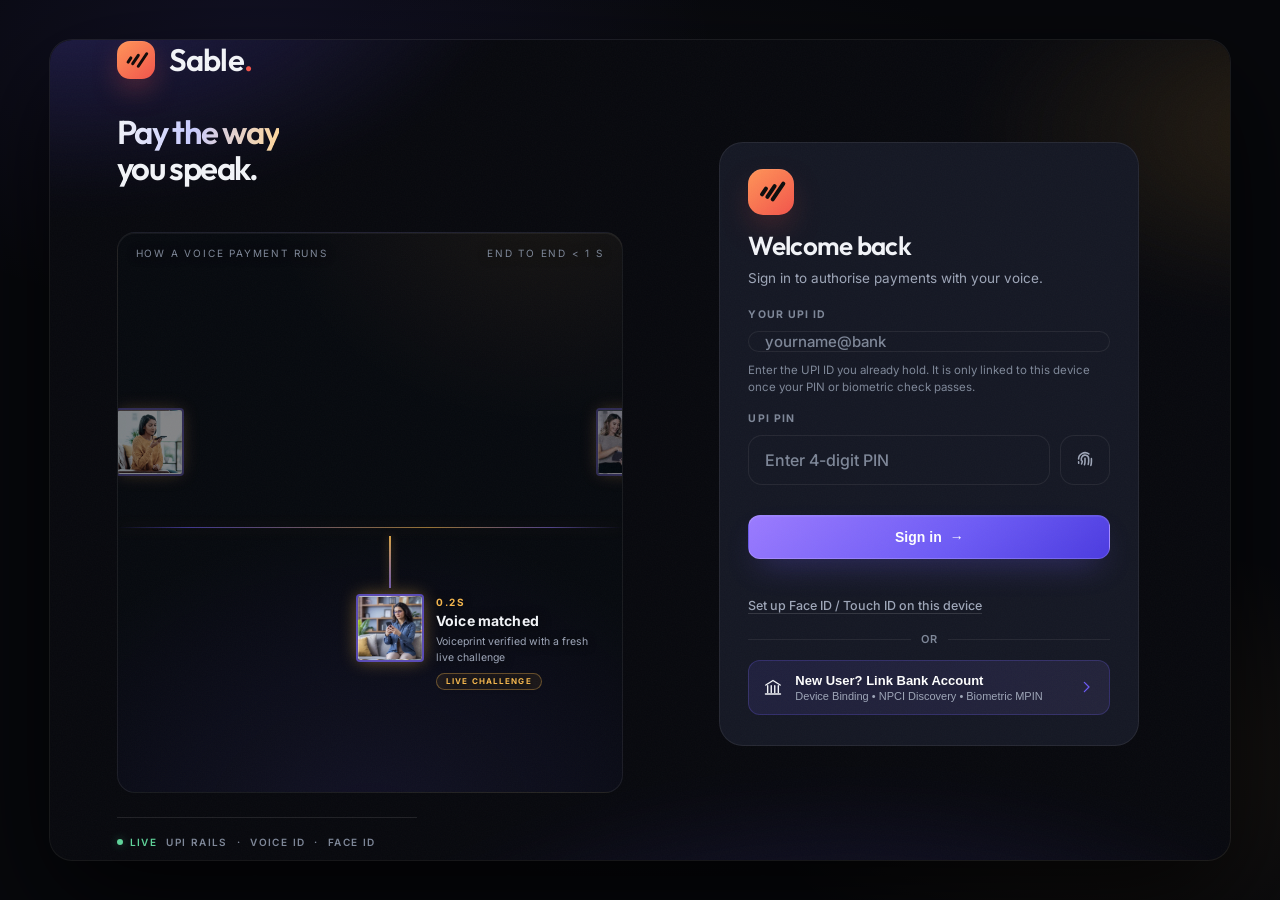
<file: frontend/index.html>
<!DOCTYPE html>
<html lang="en">
<head>
  <meta charset="UTF-8">
  <meta name="viewport" content="width=device-width, initial-scale=1.0, viewport-fit=cover">
  <title>Sable — Voice Payments</title>
  <meta name="description" content="Sable — a polished voice-first UPI payments app.">
  <link rel="stylesheet" href="styles.css?v=ux-21">
</head>
<body>

<div class="desktop-bg">

  <!-- ── Phone Frame ──────────────────────────────────────────────────────── -->
  <div class="phone-frame">

    <!-- Dynamic Island -->
    <div class="phone-notch">
      <div class="notch-cam"></div>
    </div>

    <!-- Status Bar -->
    <div class="status-bar">
      <span class="status-time" id="status-time">9:41</span>
      <div class="status-icons">
        <svg width="16" height="12" fill="currentColor" viewBox="0 0 16 12">
          <rect x="0" y="6" width="3" height="6" rx="1" opacity=".4"/>
          <rect x="4" y="4" width="3" height="8" rx="1" opacity=".6"/>
          <rect x="8" y="2" width="3" height="10" rx="1" opacity=".8"/>
          <rect x="12" y="0" width="3" height="12" rx="1"/>
        </svg>
        <svg width="16" height="12" fill="currentColor" viewBox="0 0 24 24">
          <path d="M1.5 8.5a15 15 0 0 1 21 0M5 12a11 11 0 0 1 14 0M8.5 15.5a7 7 0 0 1 7 0M12 19h.01" stroke="currentColor" stroke-width="2" fill="none" stroke-linecap="round"/>
        </svg>
        <svg width="25" height="12" fill="currentColor" viewBox="0 0 25 12">
          <rect x="0" y="1" width="21" height="10" rx="3" stroke="currentColor" stroke-width="1.5" fill="none"/>
          <rect x="22" y="4" width="3" height="4" rx="1.5"/>
          <rect x="1.5" y="2.5" width="16" height="7" rx="1.5" fill="currentColor"/>
        </svg>
      </div>
    </div>

    <!-- App Header -->
    <div class="app-header">
      <div class="app-logo">
        <div class="logo-icon"><span></span><span></span><span></span></div>
        <span>Sable</span><span class="logo-dot">.</span>
      </div>
      <div class="header-avatar" id="header-avatar" title="you@mockbank">K</div>
    </div>

    <!-- Screen Container -->
    <div class="screen-container">

      <!-- ══════════════════════════════ LOGIN SCREEN ════════════════════ -->
      <div class="screen" id="screen-login">
        <!-- ── Sign-in brand panel (desktop only) ────────────────────────────────
             Exists so the mock-up phone does not have to be the whole story on a
             wide screen. It is hidden by default and only appears when BOTH apply:
             the viewport is wide enough for it, and the sign-in screen is active.
             Hidden on every other screen, which keeps this change scoped to sign-in
             and leaves the rest of the app untouched. -->
        <div class="sable-side" id="sable-side">

          <div class="sable-side-inner">

            <div class="sable-wordmark">
              <div class="logo-icon"><span></span><span></span><span></span></div>
              <span class="sable-brand-name">Sable<b>.</b></span>
            </div>

            <h1 class="sable-h1"><span class="sable-sheen">Pay the way</span><br>you speak.</h1>

            <!-- A single milestone timeline: one glowing axis, every
                milestone wearing a portrait that sits on the rail (locally
                generated SVG data-URIs -- no network fetch), plus a feature
                pill per step. Pure CSS keyframes: it steps forward a
                milestone at a time, forever. -->
            <div class="sable-tl" aria-hidden="true">
              <div class="sable-tl-head">
                <span>How a voice payment runs</span>
                <span>End to end &lt; 1 s</span>
              </div>
              <div class="sable-tl-track">
                <i class="sable-tl-line"></i>
                <div class="sable-tl-strip">
                <div class="sable-tmi" style="--ph: -0s">
                  <i class="sable-face f-you"></i><i class="sable-ms"></i>
                  <div class="sable-tlc">
                    <span class="sable-tlt">0.0s</span>
                    <span class="sable-tlh">You speak</span>
                    <p>Say “Pay ₹240 to Swiggy” — and keep walking</p>
                    <span class="sable-pill">Voice-only PIN</span>
                  </div>
                </div>
                <div class="sable-tmi" style="--ph: -2.8s">
                  <i class="sable-face f-maya"></i><i class="sable-ms"></i>
                  <div class="sable-tlc">
                    <span class="sable-tlt">0.2s</span>
                    <span class="sable-tlh">Voice matched</span>
                    <p>Voiceprint verified with a fresh live challenge</p>
                    <span class="sable-pill">Live challenge</span>
                  </div>
                </div>
                <div class="sable-tmi" style="--ph: -5.6s">
                  <i class="sable-face f-priya"></i><i class="sable-ms"></i>
                  <div class="sable-tlc">
                    <span class="sable-tlt">0.4s</span>
                    <span class="sable-tlh">Amount read</span>
                    <p>₹240 → Swiggy, parsed straight from the words</p>
                    <span class="sable-pill">NLP parsed</span>
                  </div>
                </div>
                <div class="sable-tmi" style="--ph: -8.4s">
                  <i class="sable-face f-ravi"></i><i class="sable-ms"></i>
                  <div class="sable-tlc">
                    <span class="sable-tlt">0.6s</span>
                    <span class="sable-tlh">Bank approves</span>
                    <p>Payer bank checks the rails — no PIN typed</p>
                    <span class="sable-pill">Limits safe</span>
                  </div>
                </div>
                <div class="sable-tmi" style="--ph: -11.2s">
                  <i class="sable-face f-sneha"></i><i class="sable-ms"></i>
                  <div class="sable-tlc">
                    <span class="sable-tlt">0.8s</span>
                    <span class="sable-tlh">Switch routed</span>
                    <p>NPCI switch forwards to the payee bank</p>
                    <span class="sable-pill">Live switch</span>
                  </div>
                </div>
                <div class="sable-tmi" style="--ph: -14s">
                  <i class="sable-face f-dev"></i><i class="sable-ms"></i>
                  <div class="sable-tlc">
                    <span class="sable-tlt">0.9s</span>
                    <span class="sable-tlh">Money lands</span>
                    <p>Swiggy’s bank credits the account</p>
                    <span class="sable-pill">Real-time credit</span>
                  </div>
                </div>
                <div class="sable-tmi" style="--ph: -16.8s">
                  <i class="sable-face f-you"></i><i class="sable-ms"></i>
                  <div class="sable-tlc">
                    <span class="sable-tlt">1.0s</span>
                    <span class="sable-tlh">Receipt, done</span>
                    <p>Balance refreshes — you never looked down</p>
                    <span class="sable-pill">Receipt stored</span>
                  </div>
                </div>
                <div class="sable-tmi" style="--ph: -19.6s">
                  <i class="sable-face f-you"></i><i class="sable-ms"></i>
                  <div class="sable-tlc">
                    <span class="sable-tlt">0.0s</span>
                    <span class="sable-tlh">You speak</span>
                    <p>Say “Pay ₹240 to Swiggy” — and keep walking</p>
                    <span class="sable-pill">Voice-only PIN</span>
                  </div>
                </div>
                <div class="sable-tmi" style="--ph: -22.4s">
                  <i class="sable-face f-maya"></i><i class="sable-ms"></i>
                  <div class="sable-tlc">
                    <span class="sable-tlt">0.2s</span>
                    <span class="sable-tlh">Voice matched</span>
                    <p>Voiceprint verified with a fresh live challenge</p>
                    <span class="sable-pill">Live challenge</span>
                  </div>
                </div>
                <div class="sable-tmi" style="--ph: -25.2s">
                  <i class="sable-face f-priya"></i><i class="sable-ms"></i>
                  <div class="sable-tlc">
                    <span class="sable-tlt">0.4s</span>
                    <span class="sable-tlh">Amount read</span>
                    <p>₹240 → Swiggy, parsed straight from the words</p>
                    <span class="sable-pill">NLP parsed</span>
                  </div>
                </div>
                <div class="sable-tmi" style="--ph: -28s">
                  <i class="sable-face f-ravi"></i><i class="sable-ms"></i>
                  <div class="sable-tlc">
                    <span class="sable-tlt">0.6s</span>
                    <span class="sable-tlh">Bank approves</span>
                    <p>Payer bank checks the rails — no PIN typed</p>
                    <span class="sable-pill">Limits safe</span>
                  </div>
                </div>
                <div class="sable-tmi" style="--ph: -30.8s">
                  <i class="sable-face f-sneha"></i><i class="sable-ms"></i>
                  <div class="sable-tlc">
                    <span class="sable-tlt">0.8s</span>
                    <span class="sable-tlh">Switch routed</span>
                    <p>NPCI switch forwards to the payee bank</p>
                    <span class="sable-pill">Live switch</span>
                  </div>
                </div>
                <div class="sable-tmi" style="--ph: -33.6s">
                  <i class="sable-face f-dev"></i><i class="sable-ms"></i>
                  <div class="sable-tlc">
                    <span class="sable-tlt">0.9s</span>
                    <span class="sable-tlh">Money lands</span>
                    <p>Swiggy’s bank credits the account</p>
                    <span class="sable-pill">Real-time credit</span>
                  </div>
                </div>
                <div class="sable-tmi" style="--ph: -36.4s">
                  <i class="sable-face f-you"></i><i class="sable-ms"></i>
                  <div class="sable-tlc">
                    <span class="sable-tlt">1.0s</span>
                    <span class="sable-tlh">Receipt, done</span>
                    <p>Balance refreshes — you never looked down</p>
                    <span class="sable-pill">Receipt stored</span>
                  </div>
                </div>
                </div>
              </div>
            </div>

            <div class="sable-foot">
              <span class="sable-live"><i></i>Live</span>
              <span>UPI rails</span><span>·</span>
              <span>Voice ID</span><span>·</span>
              <span>Face ID</span>
            </div>
          </div>

          <!-- Soft light that follows the pointer through the panel. animations.js
               only writes --gx/--gy; a browser without JS keeps the static glow. -->
          <div class="sable-side-glow" aria-hidden="true"></div>
        </div>

        <div class="login-screen">

          <div class="login-head">
            <div class="login-mark"><span></span><span></span><span></span></div>
            <h2 class="login-title">Welcome back</h2>
            <p class="login-sub">Sign in to authorise payments with your voice.</p>
          </div>

          <div class="login-field" id="login-account-field">
            <div class="login-label-row">
              <span class="login-label">Linked to this device</span>
              <button class="login-refresh" id="btn-use-other-vpa" type="button">Use another UPI ID</button>
            </div>
            <div class="account-list" id="login-accounts"></div>
          </div>

          <div class="login-field hidden" id="login-vpa-field">
            <div class="login-label-row">
              <label class="login-label" for="login-vpa">Your UPI ID</label>
              <button class="login-refresh hidden" id="btn-cancel-other-vpa" type="button">Cancel</button>
            </div>
            <input id="login-vpa" class="login-input vpa" type="text" inputmode="email"
                   autocapitalize="off" autocorrect="off" spellcheck="false"
                   autocomplete="username" placeholder="yourname@bank" />
            <p class="login-hint">
              Enter the UPI ID you already hold. It is only linked to this device
              once your PIN or biometric check passes.
            </p>
          </div>

          <div class="login-field">
            <label class="login-label" for="login-pin">UPI PIN</label>
            <div class="pin-row">
              <input id="login-pin" class="login-input" type="password" inputmode="numeric"
                     autocomplete="current-password" maxlength="6" placeholder="Enter 4-digit PIN" />
              <button id="login-biometric-btn" class="bio-icon-btn" type="button" title="Sign in with Face ID / Touch ID">
                <svg width="22" height="22" viewBox="0 0 24 24" fill="none" stroke="currentColor"
                     stroke-width="1.7" stroke-linecap="round">
                  <path d="M12 10v4a9 9 0 0 1-.6 3.2"/>
                  <path d="M8.5 8.8A4 4 0 0 1 16 10.8v2.4a13 13 0 0 1-.5 3.6"/>
                  <path d="M8 12.5V11a4 4 0 0 1 .3-1.5"/>
                  <path d="M8.2 16.4A8 8 0 0 0 9 13"/>
                  <path d="M5 11a7 7 0 0 1 11.2-5.6"/>
                  <path d="M19 10.5v3a17 17 0 0 1-.6 4.4"/>
                  <path d="M5.2 15.5A9 9 0 0 1 5 14"/>
                </svg>
              </button>
            </div>
          </div>

          <button id="login-pin-btn" class="primary-btn" type="button">
            <span>Sign in</span>
            <span class="btn-arrow">→</span>
          </button>

          <div class="login-status" id="login-status" role="status"></div>

          <button id="login-enroll-btn" class="login-text-btn" type="button">
            Set up Face ID / Touch ID on this device
          </button>

          <div class="login-divider"><span>OR</span></div>

          <button id="btn-start-onboarding" class="onboard-action-btn" type="button">
            <span class="onboard-icon"><svg class="icon" viewBox="0 0 24 24" aria-hidden="true" focusable="false"><use href="#ic-bank"></use></svg></span>
            <div class="onboard-text">
              <div class="onboard-title">New User? Link Bank Account</div>
              <div class="onboard-sub">Device Binding • NPCI Discovery • Biometric MPIN</div>
            </div>
            <span class="onboard-arrow"><svg class="icon" viewBox="0 0 24 24" aria-hidden="true" focusable="false"><use href="#ic-chevronRight"></use></svg></span>
          </button>

        </div>
      </div><!-- /screen-login -->

      <!-- ══════════════════════ VOICE BIOMETRIC ENROLLMENT ══════════════════ -->
      <div class="screen" id="screen-voice-enroll">
        <div class="voice-enroll-inner">
          <div class="voice-enroll-badge">Required</div>
          <div class="voice-enroll-icon"><svg class="icon" viewBox="0 0 24 24" aria-hidden="true" focusable="false"><use href="#ic-mic"></use></svg></div>
          <div class="voice-enroll-title">Set up Voice ID</div>
          <div class="voice-enroll-sub" id="voice-enroll-sub">
            Voice ID uses <strong>ECAPA-TDNN</strong> to recognise your voice and
            <strong>AASIST</strong> to tell a live person from a recording.
            Say the phrase and the code shown — a playback cannot pass.
          </div>

          <div class="voice-enroll-steps" id="voice-enroll-steps">
            <div class="voice-enroll-step" data-step="0">1</div>
            <div class="voice-enroll-step" data-step="1">2</div>
            <div class="voice-enroll-step" data-step="2">3</div>
            <div class="voice-enroll-step" data-step="3">4</div>
            <div class="voice-enroll-step" data-step="4">5</div>
          </div>

          <div class="voice-enroll-phrase" id="voice-enroll-phrase">
            “My voice is my key. Code · · · ·”
          </div>

          <div class="voice-safety-note">
            <span class="lock"><svg class="icon" viewBox="0 0 24 24" aria-hidden="true" focusable="false"><use href="#ic-lock"></use></svg></span>The code is a one-time number, not your UPI PIN.
            <strong>Never say your PIN out loud.</strong>
          </div>

          <div class="waveform idle" id="enroll-waveform">
            <div class="wave-bar"></div><div class="wave-bar"></div>
            <div class="wave-bar"></div><div class="wave-bar"></div>
            <div class="wave-bar"></div><div class="wave-bar"></div>
            <div class="wave-bar"></div><div class="wave-bar"></div>
            <div class="wave-bar"></div>
          </div>

          <div class="voice-enroll-status" id="voice-enroll-status">
            Speak the phrase clearly in a quiet place
          </div>

          <button class="pay-now-btn" id="btn-voice-enroll-record">
            <svg class="icon icon-lead" viewBox="0 0 24 24" aria-hidden="true" focusable="false"><use href="#ic-mic"></use></svg> Record sample 1 of 3
          </button>
          <div class="voice-enroll-error" id="voice-enroll-error"></div>
        </div>
      </div><!-- /screen-voice-enroll -->

      <!-- ══════════════════════════ ONBOARDING SCREEN ════════════════════ -->
      <div class="screen" id="screen-onboarding">
        <div class="onboard-card">
          <div class="back-header">
            <button class="back-btn" id="btn-onboard-back" title="Back">
              <svg width="20" height="20" fill="none" stroke="currentColor" stroke-width="2.2" viewBox="0 0 24 24">
                <path d="M19 12H5M12 19l-7-7 7-7" stroke-linecap="round" stroke-linejoin="round"/>
              </svg>
            </button>
            <span class="back-title">Link Bank Account</span>
          </div>

          <!-- Progress Bar / Indicator -->
          <div class="onboard-steps">
            <div class="step-dot active" id="step-dot-1">1</div>
            <div class="step-line" id="step-line-1"></div>
            <div class="step-dot" id="step-dot-2">2</div>
            <div class="step-line" id="step-line-2"></div>
            <div class="step-dot" id="step-dot-3">3</div>
            <div class="step-line" id="step-line-3"></div>
            <div class="step-dot" id="step-dot-4">4</div>
          </div>

          <div class="onboard-body">
            <!-- Step 1: Device / Number Binding -->
            <div class="onboard-step-pane active" id="pane-step-1">
              <div class="pane-badge">STEP 1 • DEVICE BINDING</div>
              <h3 class="pane-title">Verify Phone / Email</h3>
              <p class="pane-desc">Like Google Pay or PhonePe, we verify your registered device credentials before discovering your bank accounts.</p>

              <div class="form-group">
                <label for="onboard-name">Account Holder Name</label>
                <input id="onboard-name" type="text" placeholder="e.g. Ananya Sen" class="input-field" value="Keyur Arbhelonde" />
              </div>

              <div class="form-group">
                <label for="onboard-identifier">Mobile Number or Email</label>
                <input id="onboard-identifier" type="text" placeholder="+91 98765 43210 or name@example.com" class="input-field" value="+91 98765 43210" />
              </div>

              <button id="btn-onboard-verify-binding" class="primary-btn" type="button">
                <span>Verify & Query NPCI</span>
                <span class="btn-arrow">→</span>
              </button>
              <div id="binding-status" class="binding-status-text"></div>
            </div>

            <!-- Step 2: NPCI Bank Discovery -->
            <div class="onboard-step-pane" id="pane-step-2">
              <div class="pane-badge">STEP 2 • NPCI CENTRAL MAPPER</div>
              <h3 class="pane-title">Select Discovered Bank</h3>
              <p class="pane-desc">NPCI Switch returned the following bank account linked to your verified credentials:</p>

              <div id="discovered-banks-list" class="discovered-banks-list">
                <!-- Populated dynamically via /npci/discover-accounts -->
              </div>

              <button id="btn-onboard-choose-bank" class="primary-btn" type="button" disabled>
                <span>Link Selected Bank</span>
                <span class="btn-arrow">→</span>
              </button>
            </div>

            <!-- Step 3: UPI ID Generation -->
            <div class="onboard-step-pane" id="pane-step-3">
              <div class="pane-badge">STEP 3 • UPI HANDLE</div>
              <h3 class="pane-title">Create your UPI ID (VPA)</h3>
              <p class="pane-desc">This is your Virtual Payment Address for sending and receiving voice payments.</p>

              <div class="vpa-preview-box">
                <div class="vpa-preview-prefix">
                  <input id="onboard-vpa-prefix" type="text" class="vpa-input" placeholder="username" />
                </div>
                <div class="vpa-preview-suffix" id="onboard-vpa-suffix">@hdfcbank</div>
              </div>

              <div class="vpa-suggestions" id="vpa-suggestions"></div>

              <button id="btn-onboard-confirm-vpa" class="primary-btn" type="button">
                <span>Confirm UPI ID</span>
                <span class="btn-arrow">→</span>
              </button>
            </div>

            <!-- Step 4: MPIN & Biometric Enrollment -->
            <div class="onboard-step-pane" id="pane-step-4">
              <div class="pane-badge">STEP 4 • SECURE SETUP</div>
              <h3 class="pane-title">Set UPI PIN & Biometrics</h3>
              <p class="pane-desc">Set your 4-digit bank transaction PIN, then enroll your device biometric (Passkey) for 1-touch voice payments.</p>

              <div class="form-group">
                <label for="onboard-pin">Set 4-digit UPI Transaction PIN</label>
                <input id="onboard-pin" type="password" maxlength="4" placeholder="••••" class="input-field pin-box" value="1234" />
                <div class="form-hint">Verified by NPCI / HDFC Bank during debits (fallback).</div>
              </div>

              <div class="biometric-optin-card">
                <div class="bio-icon"><svg class="icon" viewBox="0 0 24 24" aria-hidden="true" focusable="false"><use href="#ic-tap"></use></svg></div>
                <div class="bio-details">
                  <div class="bio-title">Enable Biometric Payments (WebAuthn)</div>
                  <div class="bio-sub">Touch ID / Face ID / Passkey unlocks cryptographic single-tap payments.</div>
                </div>
              </div>

              <button id="btn-onboard-finish" class="primary-btn glow" type="button">
                <span>Set PIN & Enroll Biometric</span>
              </button>
              <div id="onboard-final-status" class="binding-status-text"></div>
            </div>
          </div>
        </div>
      </div><!-- /screen-onboarding -->

      <!-- ═══════════════════════════════ HOME SCREEN ════════════════════ -->
      <div class="screen active" id="screen-home">

        <div class="home-welcome">
          <div>
            <p class="home-eyebrow">GOOD EVENING</p>
            <h1>Make every payment<br><em>feel effortless.</em></h1>
          </div>
          <div class="home-security"><span></span> SECURED</div>
        </div>

        <!-- Recharge reminder — only rendered when something is actually due -->
        <div class="rc-reminder hidden" id="rc-reminder"></div>

        <div class="home-col home-col-a">

        <!-- Balance Card -->
        <div class="balance-card">
          <div class="balance-label">Available Balance</div>
          <div class="balance-amount">
            <span class="balance-currency">₹</span>
            <span id="balance-value">50,000</span>
          </div>
          <div class="balance-vpa" id="balance-vpa">you@mockbank</div>
          <button class="balance-refresh" id="btn-refresh-balance" title="Refresh balance">
            <svg width="16" height="16" fill="none" stroke="currentColor" stroke-width="2.5" viewBox="0 0 24 24">
              <path d="M3 12a9 9 0 0 1 15-6.7L21 8M21 12a9 9 0 0 1-15 6.7L3 16" stroke-linecap="round"/>
            </svg>
          </button>
        </div>

        <!-- Quick Actions -->
        <div class="quick-actions">
          <button class="action-btn voice-main sable-talk" id="btn-voice-pay">
            <div class="action-icon"><svg class="icon" viewBox="0 0 24 24" aria-hidden="true" focusable="false"><use href="#ic-mic"></use></svg></div>
            <span class="action-label">Talk to Sable</span>
          </button>
          <button class="action-btn" id="btn-qr-demo">
            <div class="action-icon"><svg class="icon" viewBox="0 0 24 24" aria-hidden="true" focusable="false"><use href="#ic-camera"></use></svg></div>
            <span class="action-label">Scan QR</span>
          </button>
          <button class="action-btn" id="btn-history-nav">
            <div class="action-icon"><svg class="icon" viewBox="0 0 24 24" aria-hidden="true" focusable="false"><use href="#ic-receipt"></use></svg></div>
            <span class="action-label">History</span>
          </button>
          <button class="action-btn" id="btn-recharge">
            <div class="action-icon"><svg class="icon" viewBox="0 0 24 24" aria-hidden="true" focusable="false"><use href="#ic-smartphone"></use></svg></div>
            <span class="action-label">Recharge</span>
          </button>
          <button class="action-btn" id="btn-electricity">
            <div class="action-icon"><svg class="icon" viewBox="0 0 24 24" aria-hidden="true" focusable="false"><use href="#ic-bulb"></use></svg></div>
            <span class="action-label">Electricity</span>
          </button>
        </div>

        <!-- Merchant Quick Pay -->
        <div class="section-header">
          <span class="section-title">Pay to</span>
          <span class="section-link" id="btn-voice-pay-link">+ Ask Sable</span>
        </div>
        <div class="merchant-chips">
          <div class="merchant-chip" data-vpa="swiggy@mockbank2" data-name="Swiggy" data-icon="🍔">
            <div class="merchant-chip-icon"><svg class="icon" viewBox="0 0 24 24" aria-hidden="true" focusable="false"><use href="#ic-burger"></use></svg></div>
            <span class="merchant-chip-name">Swiggy</span>
          </div>
          <div class="merchant-chip" data-vpa="zomato@mockbank2" data-name="Zomato" data-icon="🍕">
            <div class="merchant-chip-icon"><svg class="icon" viewBox="0 0 24 24" aria-hidden="true" focusable="false"><use href="#ic-pizza"></use></svg></div>
            <span class="merchant-chip-name">Zomato</span>
          </div>
          <div class="merchant-chip" data-vpa="blinkit@mockbank2" data-name="Blinkit" data-icon="🛵">
            <div class="merchant-chip-icon"><svg class="icon" viewBox="0 0 24 24" aria-hidden="true" focusable="false"><use href="#ic-scooter"></use></svg></div>
            <span class="merchant-chip-name">Blinkit</span>
          </div>
          <div class="merchant-chip" data-vpa="sharmastore@mockbank2" data-name="Sharma Store" data-icon="🛒">
            <div class="merchant-chip-icon"><svg class="icon" viewBox="0 0 24 24" aria-hidden="true" focusable="false"><use href="#ic-cart"></use></svg></div>
            <span class="merchant-chip-name">Sharma Store</span>
          </div>
          <div class="merchant-chip" data-vpa="amazon@mockbank2" data-name="Amazon" data-icon="📦">
            <div class="merchant-chip-icon"><svg class="icon" viewBox="0 0 24 24" aria-hidden="true" focusable="false"><use href="#ic-package"></use></svg></div>
            <span class="merchant-chip-name">Amazon</span>
          </div>
          <div class="merchant-chip" data-vpa="petrolpump@mockbank2" data-name="HP Petrol Pump" data-icon="⛽">
            <div class="merchant-chip-icon"><svg class="icon" viewBox="0 0 24 24" aria-hidden="true" focusable="false"><use href="#ic-fuel"></use></svg></div>
            <span class="merchant-chip-name">HP Petrol</span>
          </div>
        </div>

        </div><!-- /home-col-a -->

        <div class="home-col home-col-b">

        <!-- Recent Transactions -->
        <div class="section-header">
          <span class="section-title">Recent Transactions</span>
          <span class="section-link" id="btn-see-all">See all →</span>
        </div>
        <div class="txn-list" id="home-txn-list">
          <div class="txn-empty">
            <div class="txn-empty-icon"><svg class="icon" viewBox="0 0 24 24" aria-hidden="true" focusable="false"><use href="#ic-card"></use></svg></div>
            No transactions yet. Try Voice Pay!
          </div>
        </div>

        <!-- Settlement Counter -->
        <div class="settlement-mini" id="settlement-mini" onclick="showScreen('settlement')">
          <div class="settlement-mini-icon"><svg class="icon" viewBox="0 0 24 24" aria-hidden="true" focusable="false"><use href="#ic-bank"></use></svg></div>
          <div class="settlement-mini-info">
            <div class="settlement-mini-title">Interbank Settlement</div>
            <div class="settlement-mini-sub" id="settlement-mini-sub">Batch settlement — every 30s</div>
          </div>
          <div class="settlement-countdown" id="settlement-countdown">30s</div>
        </div>

        </div><!-- /home-col-b -->

      </div><!-- /screen-home -->

      <!-- ══════════════════════════════ ELECTRICITY SCREEN ══════════════ -->
      <div class="screen" id="screen-electricity">
        <div class="back-header">
          <button class="back-btn" id="btn-el-back" title="Back">←</button>
          <span class="back-title">Electricity Bill</span>
        </div>

        <div class="rc-input-block">
          <label class="login-label" for="el-state">State</label>
          <select class="rc-circle el-select" id="el-state"></select>

          <label class="login-label" for="el-board" style="margin-top:14px;display:block">Board</label>
          <select class="rc-circle el-select" id="el-board"></select>

          <label class="login-label" for="el-consumer" id="el-consumer-label"
                 style="margin-top:14px;display:block">Consumer Number</label>
          <input id="el-consumer" class="login-input vpa" type="text" inputmode="numeric"
                 placeholder="Enter your number" autocomplete="off" />

          <button class="primary-btn" id="btn-el-fetch">
            <span>Fetch bill</span><span class="btn-arrow">→</span>
          </button>
          <div class="login-status" id="el-status"></div>
        </div>

        <div class="el-bill hidden" id="el-bill"></div>
      </div><!-- /screen-electricity -->

      <!-- ══════════════════════════════ RECHARGE SCREEN ═════════════════ -->
      <div class="screen" id="screen-recharge">
        <div class="back-header">
          <button class="back-btn" id="btn-recharge-back" title="Back">←</button>
          <span class="back-title">Mobile Recharge</span>
        </div>

        <div class="rc-input-block">

          <!-- Recharging your own number is the common case, so it is one tap. -->
          <button class="rc-mine" id="rc-mine" type="button">
            <span class="rc-mine-icon"><svg class="icon" viewBox="0 0 24 24" aria-hidden="true" focusable="false"><use href="#ic-signal"></use></svg></span>
            <div class="rc-mine-text">
              <div class="rc-mine-label">My number</div>
              <div class="rc-mine-value" id="rc-mine-value">—</div>
            </div>
            <span class="rc-mine-go">›</span>
          </button>

          <div class="rc-or" id="rc-or"><span>or recharge another number</span></div>

          <label class="login-label" for="rc-phone" id="rc-other-label">Another number</label>
          <div class="rc-phone-row">
            <span class="rc-cc">+91</span>
            <input id="rc-phone" class="login-input rc-phone" type="tel" inputmode="numeric"
                   maxlength="12" placeholder="98200 98200" autocomplete="tel" />
          </div>
          <div class="rc-detect" id="rc-detect"></div>
        </div>

        <div class="rc-current hidden" id="rc-current"></div>

        <div class="rc-plans-wrap hidden" id="rc-plans-wrap">
          <div class="section-header">
            <span class="section-title" id="rc-plans-title">Plans</span>
            <span class="section-link" id="rc-switch-op">Change operator</span>
          </div>
          <div class="rc-op-picker hidden" id="rc-op-picker"></div>

          <div class="rc-circle-row">
            <label class="rc-circle-label" for="rc-circle">Circle</label>
            <select class="rc-circle" id="rc-circle"></select>
          </div>

          <div class="rc-cats" id="rc-cats"></div>
          <div class="rc-plans" id="rc-plans"></div>
          <p class="rc-disclaimer" id="rc-disclaimer"></p>
        </div>
      </div><!-- /screen-recharge -->

      <!-- ══════════════════════════════ SCAN QR SCREEN ══════════════════ -->
      <div class="screen" id="screen-qr">
        <div class="back-header">
          <button class="back-btn" id="btn-qr-back" title="Back">←</button>
          <span class="back-title">Scan QR</span>
        </div>

        <div class="qr-stage">
          <video id="qr-video" class="qr-video" playsinline muted></video>
          <div class="qr-reticle"><span></span><span></span><span></span><span></span></div>
          <div class="qr-placeholder" id="qr-placeholder">
            <div class="qr-placeholder-icon"><svg class="icon" viewBox="0 0 24 24" aria-hidden="true" focusable="false"><use href="#ic-camera"></use></svg></div>
            <div id="qr-placeholder-text">Starting camera…</div>
          </div>
        </div>

        <div class="qr-status" id="qr-status">Point the camera at any UPI QR code</div>

        <div class="qr-manual">
          <div class="login-label-row">
            <span class="login-label">No camera? Enter the UPI ID</span>
          </div>
          <input id="qr-manual-vpa" class="login-input vpa" type="text"
                 autocapitalize="off" autocorrect="off" spellcheck="false"
                 placeholder="merchant@bank" />
          <input id="qr-manual-amt" class="login-input" type="text" inputmode="decimal"
                 placeholder="Amount ₹" />
          <button class="primary-btn" id="btn-qr-manual-go">
            <span>Continue</span><span class="btn-arrow">→</span>
          </button>
        </div>
      </div><!-- /screen-qr -->

      <!-- ══════════════════════════════ VOICE SCREEN ════════════════════ -->
      <div class="screen" id="screen-voice">
        <div class="voice-screen">
          <button class="voice-close-btn" id="btn-voice-close" aria-label="Close"><svg class="icon" viewBox="0 0 24 24" aria-hidden="true" focusable="false"><use href="#ic-x"></use></svg></button>

          <div class="voice-ring-container">
            <div class="voice-ring voice-ring-1"></div>
            <div class="voice-ring voice-ring-2"></div>
            <div class="voice-ring voice-ring-3"></div>
            <button class="voice-mic-btn" id="voice-mic-btn"><svg class="icon" viewBox="0 0 24 24" aria-hidden="true" focusable="false"><use href="#ic-mic"></use></svg></button>
          </div>

          <div class="waveform" id="waveform">
            <div class="wave-bar"></div><div class="wave-bar"></div>
            <div class="wave-bar"></div><div class="wave-bar"></div>
            <div class="wave-bar"></div><div class="wave-bar"></div>
            <div class="wave-bar"></div><div class="wave-bar"></div>
            <div class="wave-bar"></div>
          </div>

          <div class="voice-status-text" id="voice-status-text">Listening…</div>
          <div class="voice-hint" id="voice-hint">
            Try: <em>"Pay 500 to Swiggy"</em> or <em>"Send 1000 to Zomato"</em>
          </div>

          <div class="voice-transcript" id="voice-transcript">…</div>

          <!-- Fallback text input -->
          <div class="voice-text-input-row">
            <input
              class="voice-text-input"
              id="voice-text-input"
              type="text"
              placeholder='Or type: "Pay 500 to Swiggy"'
              autocomplete="off"
            />
            <button class="voice-send-btn" id="btn-text-send">→</button>
          </div>
        </div>
      </div><!-- /screen-voice -->

      <!-- ══════════════════════════ CONFIRM SCREEN ══════════════════════ -->
      <div class="screen" id="screen-confirm">
        <div class="back-header">
          <button class="back-btn" onclick="showScreen('home')">←</button>
          <span class="back-title">Confirm Payment</span>
        </div>

        <div class="merchant-hero">
          <div class="merchant-avatar-large" id="confirm-merchant-icon"><svg class="icon" viewBox="0 0 24 24" aria-hidden="true" focusable="false"><use href="#ic-cart"></use></svg></div>
          <div class="merchant-name-large" id="confirm-merchant-name">Sharma Store</div>
          <div class="merchant-vpa-small" id="confirm-merchant-vpa">sharmastore@mockbank2</div>
        </div>

        <div class="amount-display">
          <div class="amount-display-label">You pay</div>
          <div class="amount-display-value">
            <span class="amount-display-currency">₹</span>
            <span id="confirm-amount">500</span>
          </div>
        </div>

        <div class="payment-meta">
          <div class="payment-meta-row">
            <span class="payment-meta-key">From</span>
            <span class="payment-meta-value" id="confirm-from">you@mockbank</span>
          </div>
          <div class="payment-meta-row">
            <span class="payment-meta-key">To</span>
            <span class="payment-meta-value" id="confirm-to">sharmastore@mockbank2</span>
          </div>
          <div class="payment-meta-row">
            <span class="payment-meta-key">Network</span>
            <span class="payment-meta-value">UPI (Simulated)</span>
          </div>
          <div class="payment-meta-row">
            <span class="payment-meta-key">Fee</span>
            <span class="payment-meta-value fee-free">FREE</span>
          </div>
        </div>

        <div class="voice-confirm-panel" id="voice-confirm-panel">
          <div class="voice-confirm-ai" id="voice-confirm-ai">
            AI will ask you to confirm this payment…
          </div>
          <div class="waveform idle" id="confirm-waveform">
            <div class="wave-bar"></div><div class="wave-bar"></div>
            <div class="wave-bar"></div><div class="wave-bar"></div>
            <div class="wave-bar"></div><div class="wave-bar"></div>
            <div class="wave-bar"></div><div class="wave-bar"></div>
            <div class="wave-bar"></div>
          </div>
          <div class="voice-confirm-transcript" id="voice-confirm-transcript"></div>
          <div class="voice-safety-note">
            <span class="lock"><svg class="icon" viewBox="0 0 24 24" aria-hidden="true" focusable="false"><use href="#ic-lock"></use></svg></span>One-time code, not your UPI PIN. Never say your PIN out loud.
          </div>
          <div class="voice-confirm-hint" id="voice-confirm-hint">
            Say <em>“Yes, make payment”</em> — only your enrolled voice will work
          </div>
        </div>

        <button class="pay-now-btn" id="btn-pay-now">
          <svg class="icon icon-lead" viewBox="0 0 24 24" aria-hidden="true" focusable="false"><use href="#ic-mic"></use></svg> Confirm with your voice
        </button>
        <span class="cancel-link" id="btn-confirm-cancel">Cancel</span>
      </div><!-- /screen-confirm -->

      <!-- ══════════════════════════════ PIN SCREEN ══════════════════════ -->
      <div class="screen" id="screen-pin">
        <div class="pin-screen-inner">
          <div class="pin-lock-icon"><svg class="icon" viewBox="0 0 24 24" aria-hidden="true" focusable="false"><use href="#ic-lockKey"></use></svg></div>
          <div class="pin-title">Authorize Payment</div>
          <div class="pin-subtitle">
            Enter your 4-digit UPI PIN<br>
            <span id="pin-amount-label" style="color:var(--blue);font-weight:700">₹500 to Sharma Store</span>
          </div>

          <div class="pin-dots">
            <div class="pin-dot" id="pin-dot-0"></div>
            <div class="pin-dot" id="pin-dot-1"></div>
            <div class="pin-dot" id="pin-dot-2"></div>
            <div class="pin-dot" id="pin-dot-3"></div>
          </div>

          <div class="pin-keypad" id="pin-keypad">
            <button class="pin-key" data-val="1">1</button>
            <button class="pin-key" data-val="2">2</button>
            <button class="pin-key" data-val="3">3</button>
            <button class="pin-key" data-val="4">4</button>
            <button class="pin-key" data-val="5">5</button>
            <button class="pin-key" data-val="6">6</button>
            <button class="pin-key" data-val="7">7</button>
            <button class="pin-key" data-val="8">8</button>
            <button class="pin-key" data-val="9">9</button>
            <button class="pin-key empty"></button>
            <button class="pin-key" data-val="0">0</button>
            <button class="pin-key backspace" id="pin-backspace" aria-label="Delete"><svg class="icon" viewBox="0 0 24 24" aria-hidden="true" focusable="false"><use href="#ic-backspace"></use></svg></button>
          </div>

          <div class="pin-error-msg" id="pin-error"></div>
          <div class="pin-hint">Demo PIN: 1234</div>
        </div>
      </div><!-- /screen-pin -->

      <!-- ═══════════════════════════ PROCESSING SCREEN ══════════════════ -->
      <div class="screen" id="screen-processing">
        <div class="processing-screen-inner">
          <div class="processing-title">Processing Payment</div>
          <div class="processing-txn-id" id="processing-txn-id">TXN ID: —</div>

          <!-- Hop Visualizer -->
          <div class="hop-flow" style="margin-bottom:24px;">
            <div class="hop-row">
              <div class="hop-node" id="hop-psp">
                <div class="hop-node-circle"><svg class="icon" viewBox="0 0 24 24" aria-hidden="true" focusable="false"><use href="#ic-sendMoney"></use></svg></div>
                <div class="hop-node-label">PSP</div>
              </div>
              <div class="hop-line" id="line-switch"></div>
              <div class="hop-node" id="hop-switch">
                <div class="hop-node-circle"><svg class="icon" viewBox="0 0 24 24" aria-hidden="true" focusable="false"><use href="#ic-shuffle"></use></svg></div>
                <div class="hop-node-label">NPCI<br>Switch</div>
              </div>
              <div class="hop-line" id="line-payer"></div>
              <div class="hop-node" id="hop-payer-bank">
                <div class="hop-node-circle"><svg class="icon" viewBox="0 0 24 24" aria-hidden="true" focusable="false"><use href="#ic-bank"></use></svg></div>
                <div class="hop-node-label">Payer<br>Bank</div>
              </div>
              <div class="hop-line" id="line-payee"></div>
              <div class="hop-node" id="hop-payee-bank">
                <div class="hop-node-circle"><svg class="icon" viewBox="0 0 24 24" aria-hidden="true" focusable="false"><use href="#ic-store"></use></svg></div>
                <div class="hop-node-label">Payee<br>Bank</div>
              </div>
            </div>
          </div>

          <div class="processing-status-text" id="processing-status-text">Initiating transaction…</div>

          <!-- Live hop log -->
          <div class="hop-log" id="hop-log">
            <div class="hop-log-header"><svg class="icon icon-lead" viewBox="0 0 24 24" aria-hidden="true" focusable="false"><use href="#ic-radio"></use></svg>Live Transaction Log</div>
            <div id="hop-log-entries"></div>
          </div>
        </div>
      </div><!-- /screen-processing -->

      <!-- ══════════════════════════════ SUCCESS SCREEN ══════════════════ -->
      <div class="screen" id="screen-success">
        <div class="result-screen" id="success-confetti-area">
          <div class="result-icon-wrap success"><svg class="icon" viewBox="0 0 24 24" aria-hidden="true" focusable="false"><use href="#ic-check"></use></svg></div>
          <div class="result-title">Payment Successful!</div>
          <div class="result-amount" id="success-amount">₹500 sent</div>
          <div class="result-to" id="success-to">to Sharma Store</div>

          <div class="result-details">
            <div class="result-detail-row">
              <span class="result-detail-key">Transaction ID</span>
              <span class="result-detail-val" id="success-txn-id">—</span>
            </div>
            <div class="result-detail-row">
              <span class="result-detail-key">New Balance</span>
              <span class="result-detail-val" id="success-new-balance">—</span>
            </div>
            <div class="result-detail-row">
              <span class="result-detail-key">Settlement</span>
              <span class="result-detail-val" style="color:var(--amber)">Pending batch</span>
            </div>
            <div class="result-detail-row">
              <span class="result-detail-key">Time</span>
              <span class="result-detail-val" id="success-time">—</span>
            </div>
          </div>

          <button class="result-btn primary" onclick="showScreen('home')">Back to Home</button>
          <button class="result-btn secondary" onclick="showScreen('history')">View History</button>
        </div>
      </div><!-- /screen-success -->

      <!-- ══════════════════════════════ FAILED SCREEN ═══════════════════ -->
      <div class="screen" id="screen-failed">
        <div class="result-screen">
          <div class="result-icon-wrap failed"><svg class="icon" viewBox="0 0 24 24" aria-hidden="true" focusable="false"><use href="#ic-x"></use></svg></div>
          <div class="result-title">Payment Failed</div>
          <div class="result-amount" id="failed-amount">₹500</div>
          <div class="result-to" id="failed-to">to Sharma Store</div>

          <div class="error-reason" id="error-reason">Unknown error</div>

          <div class="result-details">
            <div class="result-detail-row">
              <span class="result-detail-key">Transaction ID</span>
              <span class="result-detail-val" id="failed-txn-id">—</span>
            </div>
            <div class="result-detail-row">
              <span class="result-detail-key">Stage</span>
              <span class="result-detail-val" id="failed-stage" style="color:var(--red)">—</span>
            </div>
          </div>

          <button class="result-btn retry" id="btn-retry">Try Again</button>
          <button class="result-btn home" onclick="showScreen('home')">Back to Home</button>
        </div>
      </div><!-- /screen-failed -->

      <!-- ══════════════════════════════ HISTORY SCREEN ══════════════════ -->
      <div class="screen" id="screen-history">
        <div class="history-screen">
          <div class="back-header history-header">
            <button class="back-btn" onclick="showScreen('home')">←</button>
            <span class="back-title">Transaction History</span>
          </div>
          <div class="history-filter-tabs">
            <button class="filter-tab active" data-filter="all">All</button>
            <button class="filter-tab" data-filter="success">Success</button>
            <button class="filter-tab" data-filter="failed">Failed</button>
            <button class="filter-tab" data-filter="settled">Settled</button>
          </div>
          <div class="txn-list" id="history-txn-list">
            <div class="txn-empty">
              <div class="txn-empty-icon"><svg class="icon" viewBox="0 0 24 24" aria-hidden="true" focusable="false"><use href="#ic-inbox"></use></svg></div>
              No transactions yet.
            </div>
          </div>
        </div>
      </div><!-- /screen-history -->

      <!-- ══════════════════════════ SETTLEMENT SCREEN ═══════════════════ -->
      <div class="screen" id="screen-settlement">
        <div class="settlement-screen">
          <div class="back-header" style="padding-bottom:16px;">
            <button class="back-btn" onclick="showScreen('home')">←</button>
            <span class="back-title">Settlement Cycles</span>
          </div>

          <div class="settlement-hero">
            <div class="settlement-hero-label">Next Settlement In</div>
            <div class="settlement-hero-timer" id="settlement-hero-timer">30s</div>
            <div class="settlement-hero-sub">NPCI nets all txns between banks periodically — deferred settlement</div>
          </div>

          <div class="section-header" style="padding: 16px 20px 12px;">
            <span class="section-title">Settlement Log</span>
            <span style="font-size:12px;color:var(--text-3)" id="settlement-cycle-count">Cycle #0</span>
          </div>

          <div id="settlement-list">
            <div class="txn-empty">
              <div class="txn-empty-icon"><svg class="icon" viewBox="0 0 24 24" aria-hidden="true" focusable="false"><use href="#ic-hourglass"></use></svg></div>
              Waiting for first settlement cycle…
            </div>
          </div>
        </div>
      </div><!-- /screen-settlement -->

    </div><!-- /screen-container -->

    <!-- Bottom Navigation -->
    <!-- ══════════════════════════════ ACCOUNT SHEET ═══════════════════ -->
    <div class="account-sheet" id="account-sheet">
      <div class="sheet-backdrop" id="sheet-backdrop"></div>
      <div class="sheet-panel" role="dialog" aria-label="Account">
        <div class="sheet-grip"></div>
        <div class="sheet-head">
          <div class="account-avatar" id="sheet-initial">K</div>
          <div class="sheet-id">
            <div class="sheet-name" id="sheet-name">—</div>
            <div class="sheet-vpa" id="sheet-vpa">—</div>
          </div>
          <button class="sheet-close" id="btn-sheet-close" aria-label="Close"><svg class="icon" viewBox="0 0 24 24" aria-hidden="true" focusable="false"><use href="#ic-x"></use></svg></button>
        </div>
        <button class="sheet-action danger" id="btn-sign-out">
          <span class="sheet-action-icon"><svg class="icon" viewBox="0 0 24 24" aria-hidden="true" focusable="false"><use href="#ic-power"></use></svg></span>
          <div class="sheet-action-text">
            <div class="sheet-action-title">Sign out</div>
            <div class="sheet-action-sub">This device still remembers your UPI ID</div>
          </div>
        </button>
        <button class="sheet-action" id="btn-reset-demo">
          <span class="sheet-action-icon"><svg class="icon" viewBox="0 0 24 24" aria-hidden="true" focusable="false"><use href="#ic-refresh"></use></svg></span>
          <div class="sheet-action-text">
            <div class="sheet-action-title">Reset demo data</div>
            <div class="sheet-action-sub">Restore the starting balances</div>
          </div>
        </button>
        <button class="sheet-action" id="btn-forget-device">
          <span class="sheet-action-icon"><svg class="icon" viewBox="0 0 24 24" aria-hidden="true" focusable="false"><use href="#ic-trash"></use></svg></span>
          <div class="sheet-action-text">
            <div class="sheet-action-title">Remove from this device</div>
            <div class="sheet-action-sub">You will need to type your UPI ID again</div>
          </div>
        </button>
      </div>
    </div>

    <div class="bottom-nav">
      <div class="nav-brand">
        <div class="logo-icon"><span></span><span></span><span></span></div>
        <span>Sable</span><span class="logo-dot">.</span>
      </div>
      <div class="nav-item active" id="nav-home" onclick="showScreen('home')">
        <svg width="22" height="22" fill="none" stroke="currentColor" stroke-width="2" viewBox="0 0 24 24">
          <path d="M3 12L12 3l9 9M5 10v9a1 1 0 0 0 1 1h4v-5h4v5h4a1 1 0 0 0 1-1v-9" stroke-linecap="round" stroke-linejoin="round"/>
        </svg>
        Home
      </div>
      <div class="nav-item" id="nav-voice" onclick="startVoiceInput()">
        <svg width="22" height="22" fill="none" stroke="currentColor" stroke-width="2" viewBox="0 0 24 24">
          <rect x="9" y="2" width="6" height="12" rx="3"/>
          <path d="M5 10a7 7 0 0 0 14 0M12 19v3M9 22h6" stroke-linecap="round"/>
        </svg>
        Pay
      </div>
      <div class="nav-item" id="nav-history" onclick="showScreen('history'); loadHistory()">
        <svg width="22" height="22" fill="none" stroke="currentColor" stroke-width="2" viewBox="0 0 24 24">
          <rect x="3" y="4" width="18" height="16" rx="2"/>
          <path d="M7 8h10M7 12h6M7 16h8" stroke-linecap="round"/>
        </svg>
        History
      </div>
      <div class="nav-item" id="nav-settlement" onclick="showScreen('settlement'); loadSettlements()">
        <svg width="22" height="22" fill="none" stroke="currentColor" stroke-width="2" viewBox="0 0 24 24">
          <path d="M3 6h18M3 12h18M3 18h10" stroke-linecap="round"/>
          <circle cx="19" cy="18" r="3"/>
          <path d="M19 16v2l1 1" stroke-linecap="round"/>
        </svg>
        Settle
      </div>
    </div>

  </div><!-- /phone-frame -->

</div><!-- /desktop-bg -->

<script src="config.js"></script>
<script src="webauthn.js?v=3"></script>
<script src="voicebio.js?v=voice-5"></script>
<script src="icons.js?v=ux-21"></script>
<script src="animations.js?v=ux-22"></script>
<script src="app.js?v=ux-26"></script>

<!-- Sable agent panel — pops over any post-login screen when the agent
     answers (spending breakdowns, plain narration). Owned by app.js. -->
<div id="agent-panel" class="sable-agent-panel" hidden>
  <div class="sable-agent-card">
    <div class="sable-agent-head">
      <span class="sable-agent-spark" aria-hidden="true"></span>
      <span class="sable-agent-title">Sable</span>
      <button id="agent-close" class="sable-agent-close" type="button" aria-label="Dismiss">&times;</button>
    </div>
    <p id="agent-reply" class="sable-agent-reply"></p>
    <div id="agent-chart" class="sable-agent-chart" hidden>
      <div class="sable-agent-chart-wrap">
        <canvas id="agent-donut" width="220" height="220"></canvas>
      </div>
      <div class="sable-agent-legend">
        <div id="agent-chart-total" class="sable-agent-total"></div>
        <div id="agent-legend"></div>
      </div>
    </div>
  </div>
</div>
<script>
  document.addEventListener('DOMContentLoaded', () => {
    const c = document.getElementById('agent-close');
    if (c) c.addEventListener('click', closeAgentPanel);
  });
</script>
</body>
</html>
</file>
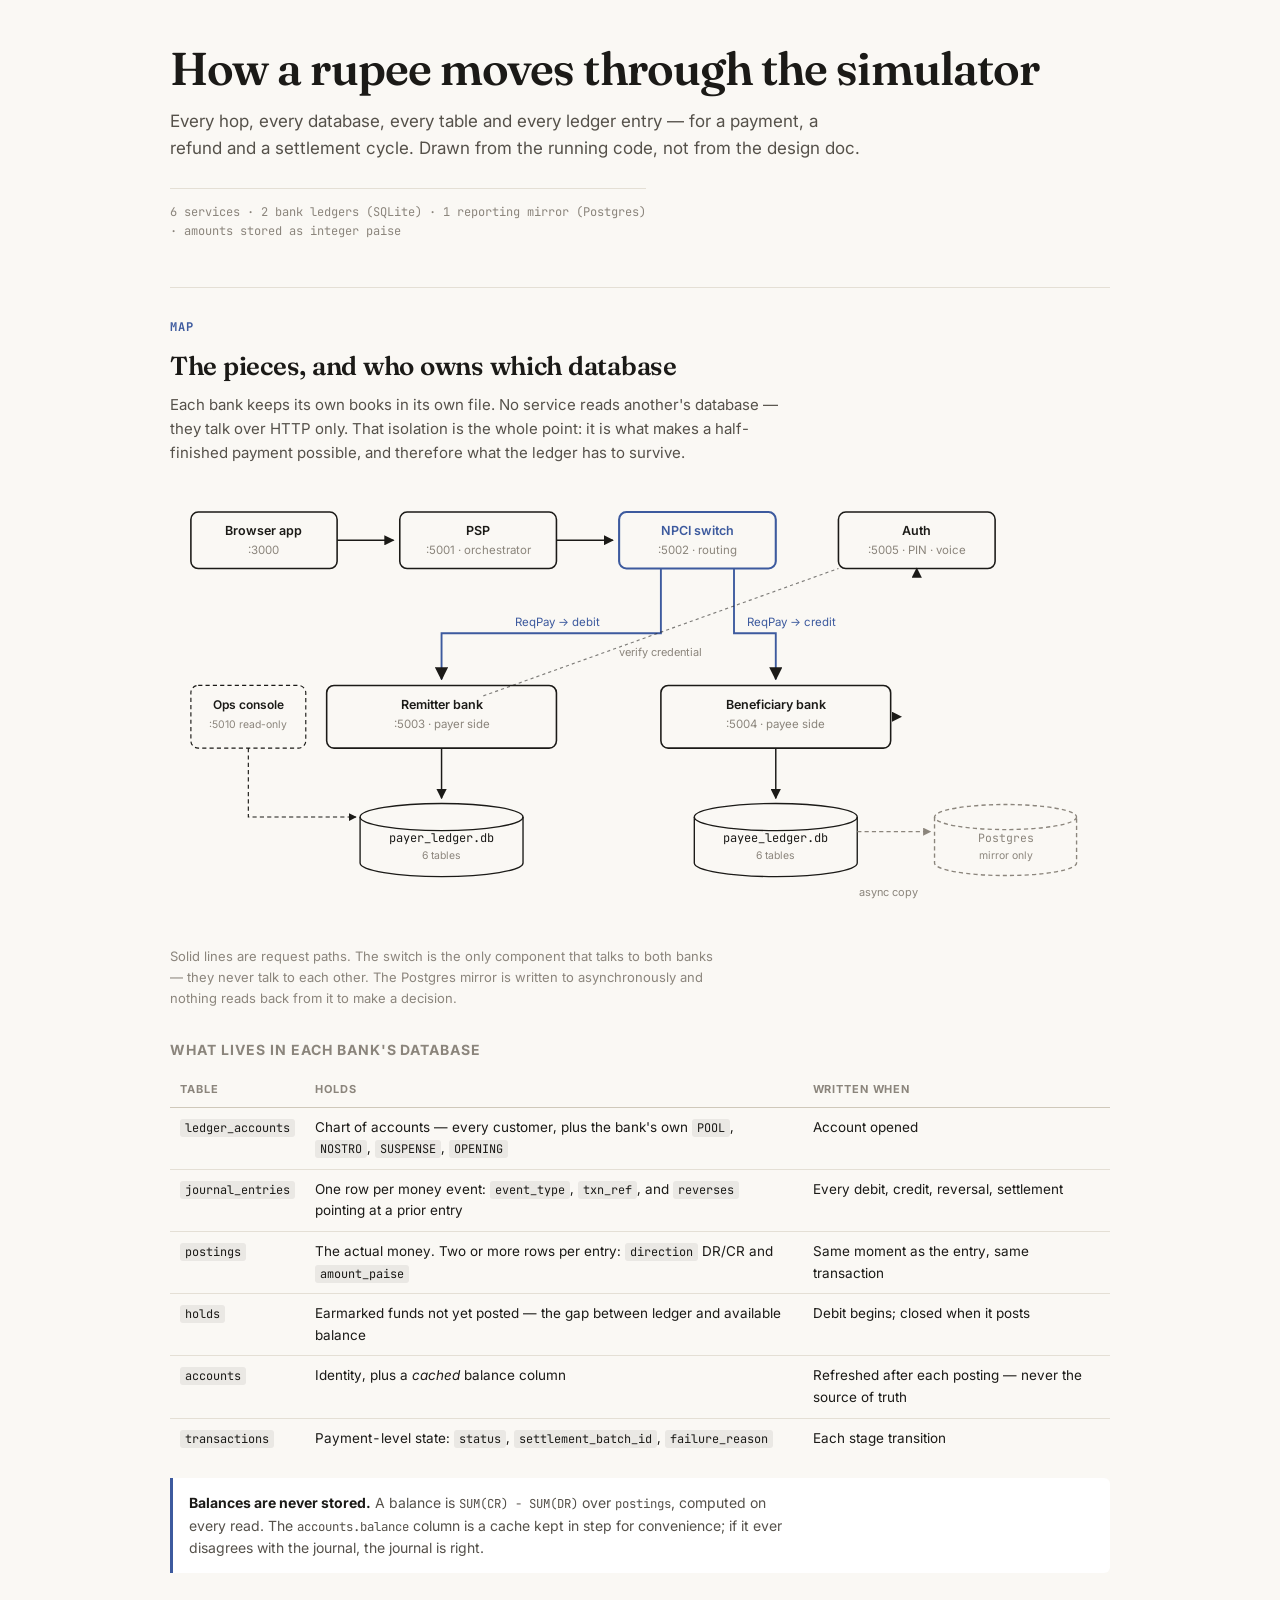
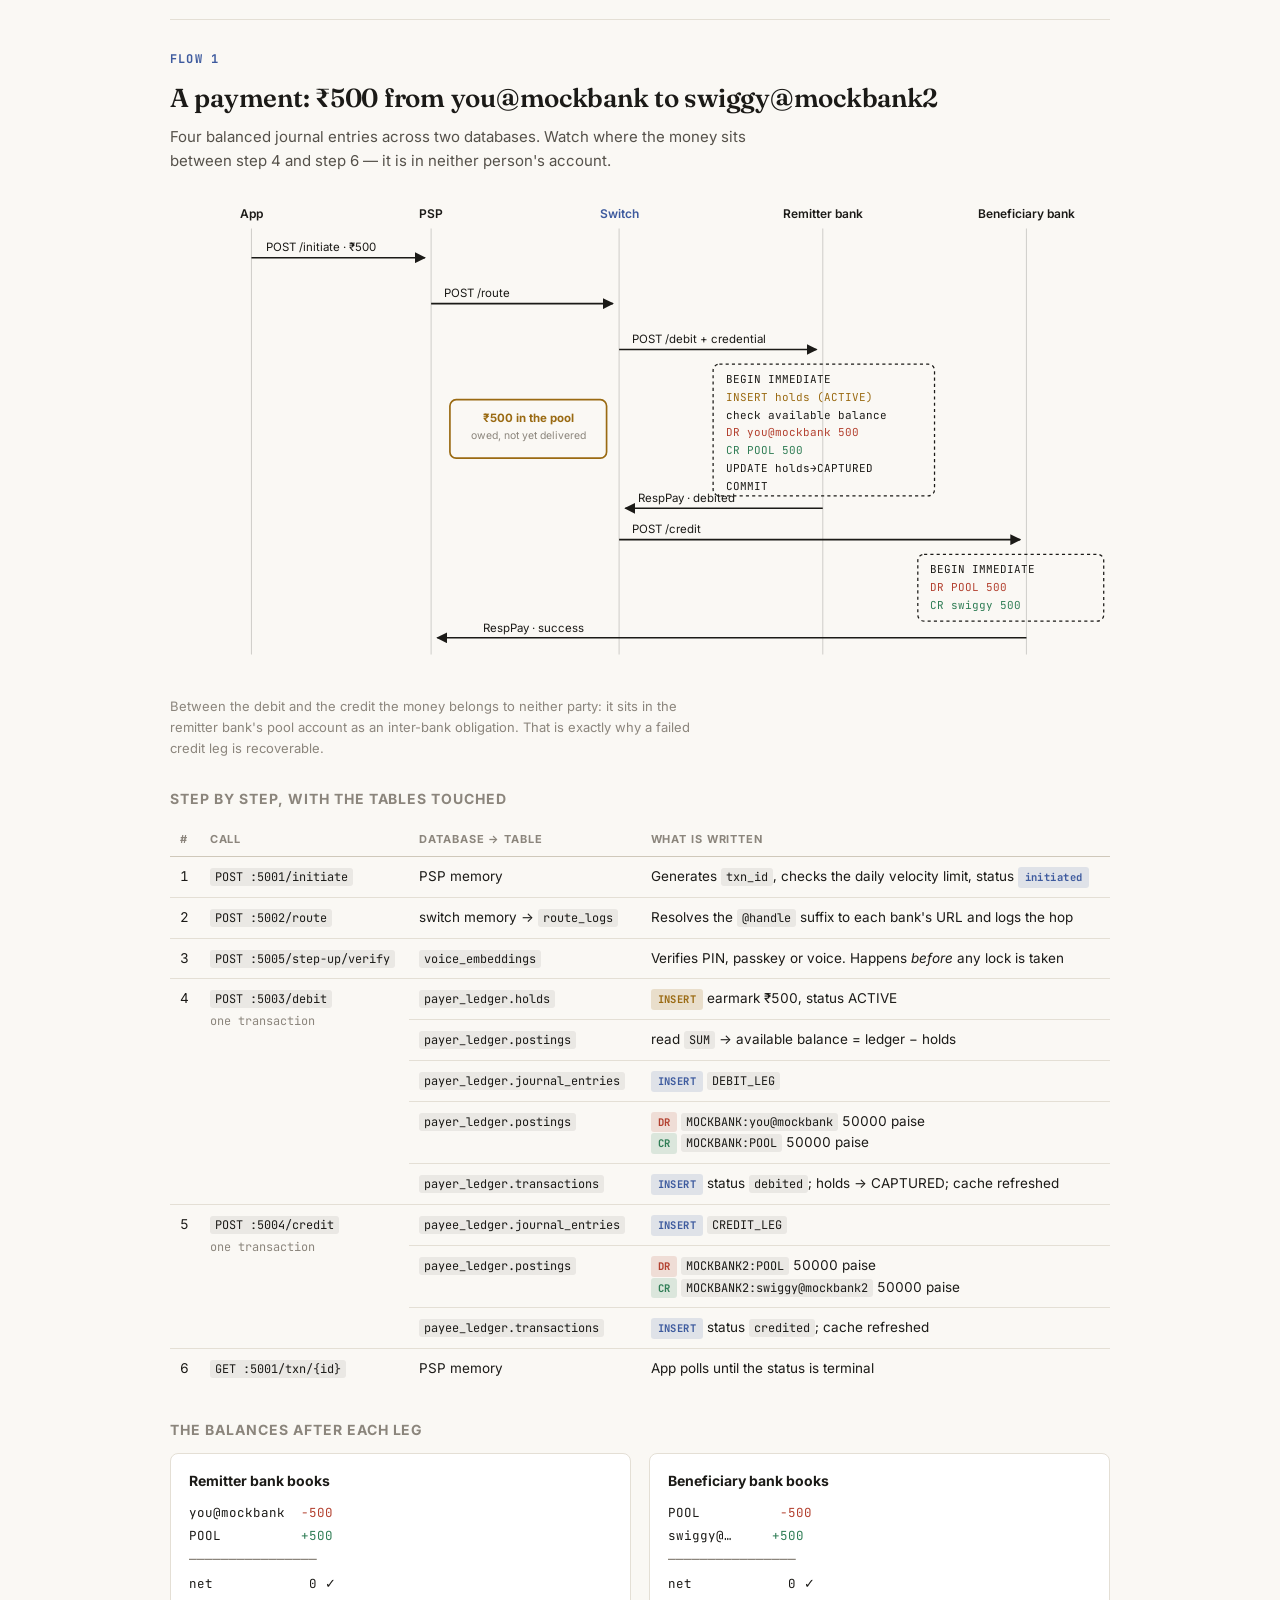
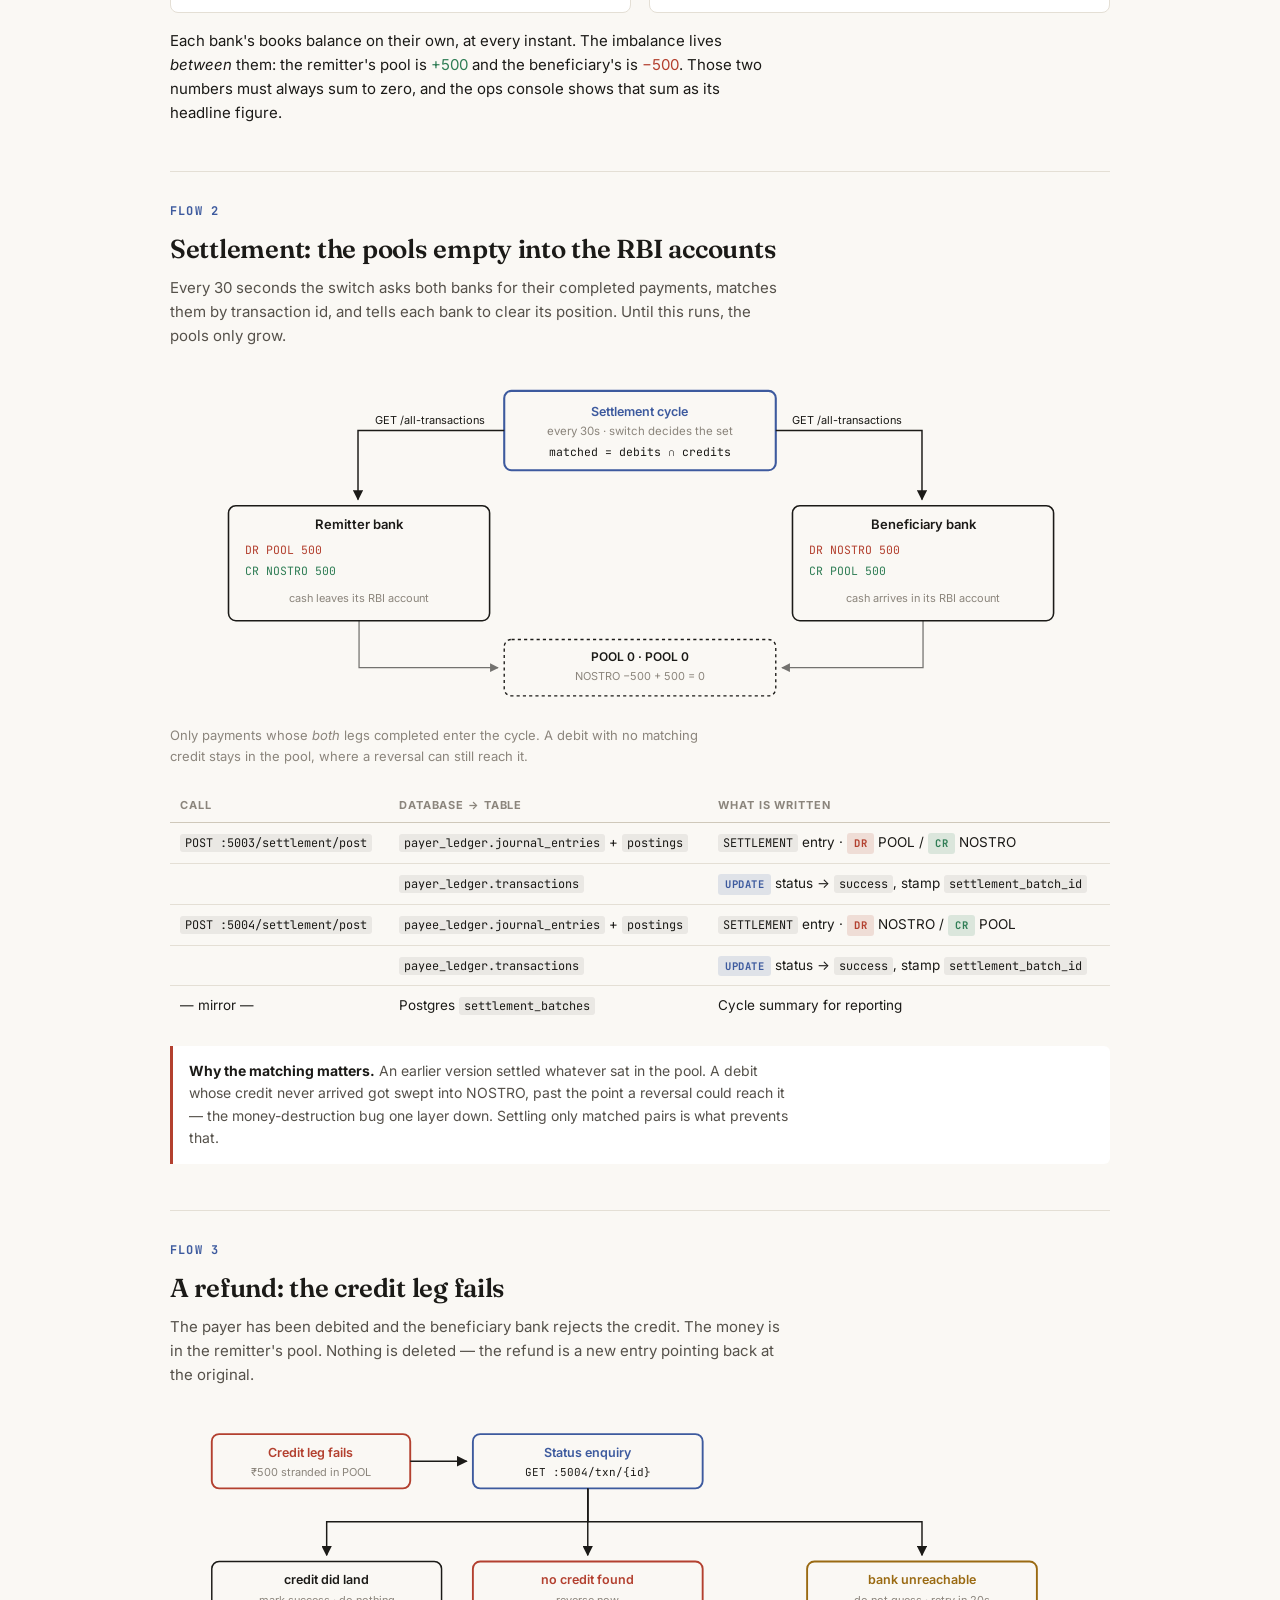
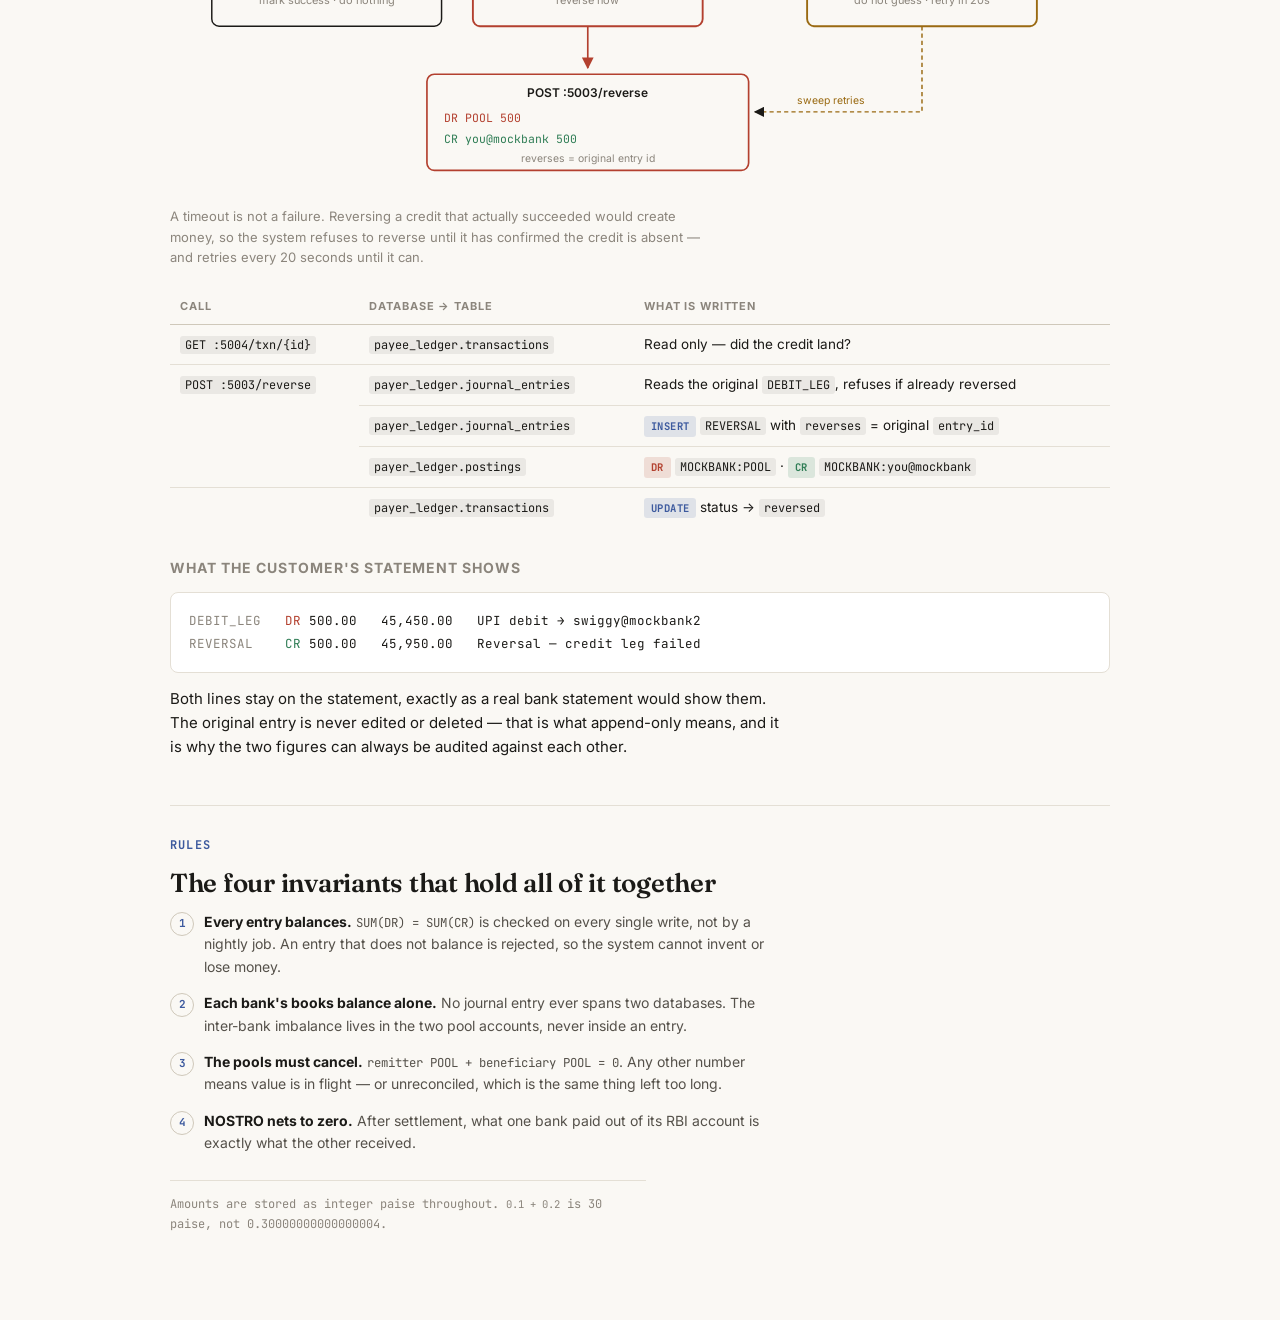
<file: docs/UPI Money Flow Map.html>
<!doctype html><html><head><meta charset=utf8><meta name=viewport content="width=device-width,initial-scale=1,viewport-fit=cover"><style>:root{color-scheme:light;box-sizing:border-box;padding-top:env(safe-area-inset-top,0px);padding-bottom:env(safe-area-inset-bottom,0px)}html{scroll-padding-top:env(safe-area-inset-top,0px)}body{margin:0;padding:0;font:14px -apple-system,BlinkMacSystemFont,sans-serif;background:#faf9f5;color:#141413}img{max-width:100%}[hidden]:not([hidden=until-found i]){display:none!important}</style></head><body>
<title>UPI Money Flow Map</title>
<link rel="preconnect" href="https://fonts.googleapis.com">
<link rel="preconnect" href="https://fonts.gstatic.com" crossorigin>
<link rel="stylesheet" href="https://fonts.googleapis.com/css2?family=Fraunces:opsz,wght@9..144,500;9..144,600;9..144,700&family=Inter:wght@400;500;600;700&family=JetBrains+Mono:wght@400;500;700&display=swap">
<style>
/* Layout: single reading column, each stage a numbered band with figure + table */
:root{
  --ink:#1b1a17; --ink-2:#55514a; --ink-3:#8b857c;
  --ground:#faf8f4; --panel:#ffffff; --rule:#e4dfd5; --rule-2:#cfc8ba;
  --dr:#b3402f;         /* debit  — value leaving an account */
  --cr:#2f7d55;         /* credit — value arriving */
  --hold:#9a6a12;       /* earmark / pending */
  --wire:#3d5a9e;       /* network hop */
  --font-display:'Fraunces',Georgia,serif;
  --font-body:'Inter',system-ui,-apple-system,sans-serif;
  --font-mono:'JetBrains Mono',ui-monospace,SFMono-Regular,monospace;
}
@media (prefers-color-scheme:dark){:root:not([data-theme="light"]){
  --ink:#ece7dd; --ink-2:#a9a296; --ink-3:#756e63;
  --ground:#14130f; --panel:#1c1a16; --rule:#2e2b24; --rule-2:#423d33;
  --dr:#e08270; --cr:#6fc392; --hold:#d6a84a; --wire:#8aa6e0;
  color-scheme:dark;
}}
:root[data-theme="dark"]{
  --ink:#ece7dd; --ink-2:#a9a296; --ink-3:#756e63;
  --ground:#14130f; --panel:#1c1a16; --rule:#2e2b24; --rule-2:#423d33;
  --dr:#e08270; --cr:#6fc392; --hold:#d6a84a; --wire:#8aa6e0;
  color-scheme:dark;
}
*{box-sizing:border-box}
body{background:var(--ground);color:var(--ink);font-family:var(--font-body);
     font-size:15px;line-height:1.6;margin:0}
.wrap{max-width:980px;margin:0 auto;padding-inline:20px;padding-block:44px 72px}

h1{font-family:var(--font-display);font-size:clamp(30px,5.2vw,46px);line-height:1.08;
   font-weight:600;letter-spacing:-.02em;margin:0 0 14px;text-wrap:balance}
.standfirst{font-size:17px;color:var(--ink-2);max-width:64ch;margin:0 0 10px}
.meta{font-family:var(--font-mono);font-size:12px;color:var(--ink-3);
      border-top:1px solid var(--rule);padding-top:14px;margin-top:26px}

h2{font-family:var(--font-display);font-size:26px;font-weight:600;letter-spacing:-.01em;
   margin:0 0 6px;text-wrap:balance}
h3{font-size:14px;font-weight:700;letter-spacing:.07em;text-transform:uppercase;
   color:var(--ink-3);margin:30px 0 12px}
p{margin:0 0 14px;max-width:68ch}

.band{border-top:1px solid var(--rule);padding-top:30px;margin-top:46px}
.band-no{font-family:var(--font-mono);font-size:12px;font-weight:700;color:var(--wire);
         letter-spacing:.1em;margin-bottom:8px}
.lede{color:var(--ink-2);max-width:68ch;margin-bottom:22px}

figure{margin:0 0 22px}
.scroll{overflow-x:auto;-webkit-overflow-scrolling:touch}
svg{display:block;max-width:100%;height:auto;min-width:0}
figcaption{font-size:13px;color:var(--ink-3);margin-top:10px;max-width:68ch}

table{width:100%;border-collapse:collapse;font-size:13.5px;
      font-variant-numeric:tabular-nums}
th{text-align:left;font-size:11px;letter-spacing:.08em;text-transform:uppercase;
   color:var(--ink-3);font-weight:700;padding:8px 10px;border-bottom:1.5px solid var(--rule-2);
   white-space:nowrap}
td{padding:9px 10px;border-bottom:1px solid var(--rule);vertical-align:top}
tbody tr:last-child td{border-bottom:none}
code,.mono{font-family:var(--font-mono);font-size:.88em}
td code{background:color-mix(in srgb,var(--ink) 7%,transparent);
        padding:1px 5px;border-radius:3px;white-space:nowrap}

.tag{display:inline-block;font-family:var(--font-mono);font-size:10.5px;font-weight:700;
     padding:2px 7px;border-radius:3px;letter-spacing:.04em;white-space:nowrap}
.t-dr{background:color-mix(in srgb,var(--dr) 15%,transparent);color:var(--dr)}
.t-cr{background:color-mix(in srgb,var(--cr) 15%,transparent);color:var(--cr)}
.t-sql{background:color-mix(in srgb,var(--wire) 14%,transparent);color:var(--wire)}
.t-hold{background:color-mix(in srgb,var(--hold) 18%,transparent);color:var(--hold)}

.callout{border-left:3px solid var(--wire);background:var(--panel);
         padding:14px 16px;margin:20px 0;border-radius:0 6px 6px 0}
.callout.warn{border-left-color:var(--dr)}
.callout p{margin:0;font-size:14px;color:var(--ink-2)}
.callout strong{color:var(--ink)}

.grid2{display:grid;grid-template-columns:repeat(auto-fit,minmax(290px,1fr));gap:18px}
.card{background:var(--panel);border:1px solid var(--rule);border-radius:8px;
      padding:16px 18px;min-width:0}
.card h4{margin:0 0 8px;font-size:14px;font-weight:700}
.card p{font-size:13.5px;color:var(--ink-2);margin:0}
.ledger-line{font-family:var(--font-mono);font-size:12.5px;line-height:1.9;
             white-space:nowrap;overflow-x:auto}

ol.steps{margin:0;padding-left:0;list-style:none;counter-reset:s}
ol.steps li{counter-increment:s;position:relative;padding-left:34px;margin-bottom:14px;
            font-size:14px;color:var(--ink-2);max-width:66ch}
ol.steps li::before{content:counter(s);position:absolute;left:0;top:1px;
  font-family:var(--font-mono);font-size:11px;font-weight:700;color:var(--wire);
  border:1.5px solid var(--rule-2);border-radius:50%;width:22px;height:22px;
  display:grid;place-items:center}
ol.steps li strong{color:var(--ink)}
</style>

<div class="wrap">

<h1>How a rupee moves through the simulator</h1>
<p class="standfirst">Every hop, every database, every table and every ledger entry — for a payment, a refund and a settlement cycle. Drawn from the running code, not from the design doc.</p>
<p class="meta">6 services · 2 bank ledgers (SQLite) · 1 reporting mirror (Postgres) · amounts stored as integer paise</p>

<!-- ─────────────────────────── 1. SYSTEM MAP ─────────────────────────── -->
<section class="band">
<div class="band-no">MAP</div>
<h2>The pieces, and who owns which database</h2>
<p class="lede">Each bank keeps its own books in its own file. No service reads another's database — they talk over HTTP only. That isolation is the whole point: it is what makes a half-finished payment possible, and therefore what the ledger has to survive.</p>

<figure>
<div class="scroll">
<svg viewBox="0 0 900 430" role="img" aria-label="Six services: frontend, PSP, NPCI switch, payer bank, payee bank and auth, with the two bank SQLite databases and a Postgres reporting mirror.">
  <defs>
    <marker id="a1" viewBox="0 0 10 10" refX="9" refY="5" markerWidth="7" markerHeight="7" orient="auto-start-reverse">
      <path d="M0 0 L10 5 L0 10 z" fill="currentColor"/>
    </marker>
    <marker id="a2" viewBox="0 0 10 10" refX="9" refY="5" markerWidth="7" markerHeight="7" orient="auto-start-reverse">
      <path d="M0 0 L10 5 L0 10 z" fill="#8b857c"/>
    </marker>
  </defs>
  <g font-family="Inter, sans-serif" font-size="12" fill="currentColor">

  <!-- frontend -->
  <rect x="20" y="24" width="140" height="54" rx="7" fill="none" stroke="currentColor" stroke-width="1.5"/>
  <text x="90" y="46" text-anchor="middle" font-weight="600">Browser app</text>
  <text x="90" y="64" text-anchor="middle" font-size="11" fill="#8b857c">:3000</text>

  <!-- PSP -->
  <rect x="220" y="24" width="150" height="54" rx="7" fill="none" stroke="currentColor" stroke-width="1.5"/>
  <text x="295" y="46" text-anchor="middle" font-weight="600">PSP</text>
  <text x="295" y="64" text-anchor="middle" font-size="11" fill="#8b857c">:5001 · orchestrator</text>

  <!-- switch -->
  <rect x="430" y="24" width="150" height="54" rx="7" fill="none" stroke="#3d5a9e" stroke-width="2"/>
  <text x="505" y="46" text-anchor="middle" font-weight="600" fill="#3d5a9e">NPCI switch</text>
  <text x="505" y="64" text-anchor="middle" font-size="11" fill="#8b857c">:5002 · routing</text>

  <!-- auth -->
  <rect x="640" y="24" width="150" height="54" rx="7" fill="none" stroke="currentColor" stroke-width="1.5"/>
  <text x="715" y="46" text-anchor="middle" font-weight="600">Auth</text>
  <text x="715" y="64" text-anchor="middle" font-size="11" fill="#8b857c">:5005 · PIN · voice</text>

  <!-- banks -->
  <rect x="150" y="190" width="220" height="60" rx="7" fill="none" stroke="currentColor" stroke-width="1.5"/>
  <text x="260" y="213" text-anchor="middle" font-weight="600">Remitter bank</text>
  <text x="260" y="231" text-anchor="middle" font-size="11" fill="#8b857c">:5003 · payer side</text>

  <rect x="470" y="190" width="220" height="60" rx="7" fill="none" stroke="currentColor" stroke-width="1.5"/>
  <text x="580" y="213" text-anchor="middle" font-weight="600">Beneficiary bank</text>
  <text x="580" y="231" text-anchor="middle" font-size="11" fill="#8b857c">:5004 · payee side</text>

  <!-- databases -->
  <g stroke="currentColor" stroke-width="1.3" fill="none">
    <ellipse cx="260" cy="316" rx="78" ry="13"/>
    <path d="M182 316 v44 a78 13 0 0 0 156 0 v-44"/>
    <ellipse cx="580" cy="316" rx="78" ry="13"/>
    <path d="M502 316 v44 a78 13 0 0 0 156 0 v-44"/>
  </g>
  <text x="260" y="340" text-anchor="middle" font-size="11.5" font-family="JetBrains Mono, monospace">payer_ledger.db</text>
  <text x="260" y="356" text-anchor="middle" font-size="10" fill="#8b857c">6 tables</text>
  <text x="580" y="340" text-anchor="middle" font-size="11.5" font-family="JetBrains Mono, monospace">payee_ledger.db</text>
  <text x="580" y="356" text-anchor="middle" font-size="10" fill="#8b857c">6 tables</text>

  <!-- supabase mirror -->
  <g stroke="#8b857c" stroke-width="1.3" fill="none" stroke-dasharray="4 3">
    <ellipse cx="800" cy="316" rx="68" ry="12"/>
    <path d="M732 316 v44 a68 12 0 0 0 136 0 v-44"/>
  </g>
  <text x="800" y="340" text-anchor="middle" font-size="11" fill="#8b857c" font-family="JetBrains Mono, monospace">Postgres</text>
  <text x="800" y="356" text-anchor="middle" font-size="10" fill="#8b857c">mirror only</text>

  <!-- wires -->
  <g stroke="currentColor" stroke-width="1.4" fill="none" marker-end="url(#a1)">
    <line x1="160" y1="51" x2="214" y2="51"/>
    <line x1="370" y1="51" x2="424" y2="51"/>
  </g>
  <g stroke="#3d5a9e" stroke-width="1.8" fill="none" marker-end="url(#a1)" color="#3d5a9e">
    <path d="M470 78 L470 140 L260 140 L260 184"/>
    <path d="M540 78 L540 140 L580 140 L580 184"/>
  </g>
  <text x="330" y="133" font-size="11" fill="#3d5a9e">ReqPay → debit</text>
  <text x="552" y="133" font-size="11" fill="#3d5a9e">ReqPay → credit</text>

  <g stroke="currentColor" stroke-width="1.4" fill="none" marker-end="url(#a1)">
    <line x1="260" y1="250" x2="260" y2="298"/>
    <line x1="580" y1="250" x2="580" y2="298"/>
    <path d="M690 110 L715 110 L715 78" stroke="none"/>
    <line x1="660" y1="220" x2="700" y2="220" stroke="none"/>
  </g>
  <line x1="300" y1="200" x2="640" y2="78" stroke="currentColor" stroke-width="1.1" stroke-dasharray="3 3" opacity=".55"/>
  <text x="430" y="162" font-size="10.5" fill="#8b857c">verify credential</text>

  <g stroke="#8b857c" stroke-width="1.1" fill="none" stroke-dasharray="4 3" marker-end="url(#a2)">
    <path d="M658 330 L728 330"/>
  </g>
  <text x="660" y="392" font-size="10.5" fill="#8b857c">async copy</text>

  <!-- ops console -->
  <rect x="20" y="190" width="110" height="60" rx="7" fill="none" stroke="currentColor" stroke-width="1.1" stroke-dasharray="4 3"/>
  <text x="75" y="213" text-anchor="middle" font-size="11.5" font-weight="600">Ops console</text>
  <text x="75" y="231" text-anchor="middle" font-size="10" fill="#8b857c">:5010 read-only</text>
  <path d="M75 250 L75 316 L178 316" stroke="currentColor" stroke-width="1.1" stroke-dasharray="4 3" fill="none" marker-end="url(#a1)"/>
  </g>
</svg>
</div>
<figcaption>Solid lines are request paths. The switch is the only component that talks to both banks — they never talk to each other. The Postgres mirror is written to asynchronously and nothing reads back from it to make a decision.</figcaption>
</figure>

<h3>What lives in each bank's database</h3>
<div class="scroll">
<table>
<thead><tr><th>Table</th><th>Holds</th><th>Written when</th></tr></thead>
<tbody>
<tr><td><code>ledger_accounts</code></td><td>Chart of accounts — every customer, plus the bank's own <code>POOL</code>, <code>NOSTRO</code>, <code>SUSPENSE</code>, <code>OPENING</code></td><td>Account opened</td></tr>
<tr><td><code>journal_entries</code></td><td>One row per money event: <code>event_type</code>, <code>txn_ref</code>, and <code>reverses</code> pointing at a prior entry</td><td>Every debit, credit, reversal, settlement</td></tr>
<tr><td><code>postings</code></td><td>The actual money. Two or more rows per entry: <code>direction</code> DR/CR and <code>amount_paise</code></td><td>Same moment as the entry, same transaction</td></tr>
<tr><td><code>holds</code></td><td>Earmarked funds not yet posted — the gap between ledger and available balance</td><td>Debit begins; closed when it posts</td></tr>
<tr><td><code>accounts</code></td><td>Identity, plus a <em>cached</em> balance column</td><td>Refreshed after each posting — never the source of truth</td></tr>
<tr><td><code>transactions</code></td><td>Payment-level state: <code>status</code>, <code>settlement_batch_id</code>, <code>failure_reason</code></td><td>Each stage transition</td></tr>
</tbody>
</table>
</div>

<div class="callout">
<p><strong>Balances are never stored.</strong> A balance is <code>SUM(CR) − SUM(DR)</code> over <code>postings</code>, computed on every read. The <code>accounts.balance</code> column is a cache kept in step for convenience; if it ever disagrees with the journal, the journal is right.</p>
</div>
</section>

<!-- ─────────────────────────── 2. PAYMENT ─────────────────────────── -->
<section class="band">
<div class="band-no">FLOW 1</div>
<h2>A payment: ₹500 from you@mockbank to swiggy@mockbank2</h2>
<p class="lede">Four balanced journal entries across two databases. Watch where the money sits between step 4 and step 6 — it is in neither person's account.</p>

<figure>
<div class="scroll">
<svg viewBox="0 0 900 470" role="img" aria-label="Payment sequence: app to PSP to switch, switch to remitter bank which debits the customer and credits its pool, then switch to beneficiary bank which debits its pool and credits the merchant.">
  <defs>
    <marker id="b1" viewBox="0 0 10 10" refX="9" refY="5" markerWidth="7" markerHeight="7" orient="auto-start-reverse">
      <path d="M0 0 L10 5 L0 10 z" fill="currentColor"/>
    </marker>
  </defs>
  <g font-family="Inter, sans-serif" font-size="12" fill="currentColor">

  <!-- lanes -->
  <g font-size="11.5" font-weight="600" text-anchor="middle">
    <text x="78" y="22">App</text>
    <text x="250" y="22">PSP</text>
    <text x="430" y="22" fill="#3d5a9e">Switch</text>
    <text x="625" y="22">Remitter bank</text>
    <text x="820" y="22">Beneficiary bank</text>
  </g>
  <g stroke="currentColor" stroke-width="1" opacity=".18">
    <line x1="78" y1="32" x2="78" y2="440"/>
    <line x1="250" y1="32" x2="250" y2="440"/>
    <line x1="430" y1="32" x2="430" y2="440"/>
    <line x1="625" y1="32" x2="625" y2="440"/>
    <line x1="820" y1="32" x2="820" y2="440"/>
  </g>

  <g stroke="currentColor" stroke-width="1.5" marker-end="url(#b1)" fill="none">
    <line x1="78" y1="60" x2="244" y2="60"/>
    <line x1="250" y1="104" x2="424" y2="104"/>
    <line x1="430" y1="148" x2="619" y2="148"/>
    <line x1="625" y1="300" x2="436" y2="300"/>
    <line x1="430" y1="330" x2="814" y2="330"/>
    <line x1="820" y1="424" x2="256" y2="424"/>
  </g>

  <g font-size="11">
    <text x="92" y="54">POST /initiate · ₹500</text>
    <text x="262" y="98">POST /route</text>
    <text x="442" y="142">POST /debit + credential</text>
    <text x="448" y="294">RespPay · debited</text>
    <text x="442" y="324">POST /credit</text>
    <text x="300" y="418">RespPay · success</text>
  </g>

  <!-- remitter work block -->
  <rect x="520" y="162" width="212" height="126" rx="6" fill="none" stroke="currentColor" stroke-width="1.2" stroke-dasharray="3 3"/>
  <g font-family="JetBrains Mono, monospace" font-size="10.5">
    <text x="532" y="180">BEGIN IMMEDIATE</text>
    <text x="532" y="197" fill="#9a6a12">INSERT holds (ACTIVE)</text>
    <text x="532" y="214">check available balance</text>
    <text x="532" y="231" fill="#b3402f">DR you@mockbank  500</text>
    <text x="532" y="248" fill="#2f7d55">CR POOL          500</text>
    <text x="532" y="265">UPDATE holds→CAPTURED</text>
    <text x="532" y="282">COMMIT</text>
  </g>

  <!-- beneficiary work block -->
  <rect x="716" y="344" width="178" height="64" rx="6" fill="none" stroke="currentColor" stroke-width="1.2" stroke-dasharray="3 3"/>
  <g font-family="JetBrains Mono, monospace" font-size="10.5">
    <text x="728" y="362">BEGIN IMMEDIATE</text>
    <text x="728" y="379" fill="#b3402f">DR POOL          500</text>
    <text x="728" y="396" fill="#2f7d55">CR swiggy        500</text>
  </g>

  <!-- the gap -->
  <rect x="268" y="196" width="150" height="56" rx="6" fill="none" stroke="#9a6a12" stroke-width="1.6"/>
  <text x="343" y="217" text-anchor="middle" font-size="11" font-weight="700" fill="#9a6a12">₹500 in the pool</text>
  <text x="343" y="234" text-anchor="middle" font-size="10" fill="#8b857c">owed, not yet delivered</text>
  </g>
</svg>
</div>
<figcaption>Between the debit and the credit the money belongs to neither party: it sits in the remitter bank's pool account as an inter-bank obligation. That is exactly why a failed credit leg is recoverable.</figcaption>
</figure>

<h3>Step by step, with the tables touched</h3>
<div class="scroll">
<table>
<thead><tr><th>#</th><th>Call</th><th>Database → table</th><th>What is written</th></tr></thead>
<tbody>
<tr><td>1</td><td><code>POST :5001/initiate</code></td><td>PSP memory</td><td>Generates <code>txn_id</code>, checks the daily velocity limit, status <span class="tag t-sql">initiated</span></td></tr>
<tr><td>2</td><td><code>POST :5002/route</code></td><td>switch memory → <code>route_logs</code></td><td>Resolves the <code>@handle</code> suffix to each bank's URL and logs the hop</td></tr>
<tr><td>3</td><td><code>POST :5005/step-up/verify</code></td><td><code>voice_embeddings</code></td><td>Verifies PIN, passkey or voice. Happens <em>before</em> any lock is taken</td></tr>
<tr><td rowspan="5">4</td><td rowspan="5"><code>POST :5003/debit</code><br><span class="mono" style="color:var(--ink-3)">one transaction</span></td><td><code>payer_ledger.holds</code></td><td><span class="tag t-hold">INSERT</span> earmark ₹500, status ACTIVE</td></tr>
<tr><td><code>payer_ledger.postings</code></td><td>read <code>SUM</code> → available balance = ledger − holds</td></tr>
<tr><td><code>payer_ledger.journal_entries</code></td><td><span class="tag t-sql">INSERT</span> <code>DEBIT_LEG</code></td></tr>
<tr><td><code>payer_ledger.postings</code></td><td><span class="tag t-dr">DR</span> <code>MOCKBANK:you@mockbank</code> 50000 paise<br><span class="tag t-cr">CR</span> <code>MOCKBANK:POOL</code> 50000 paise</td></tr>
<tr><td><code>payer_ledger.transactions</code></td><td><span class="tag t-sql">INSERT</span> status <code>debited</code>; holds → CAPTURED; cache refreshed</td></tr>
<tr><td rowspan="3">5</td><td rowspan="3"><code>POST :5004/credit</code><br><span class="mono" style="color:var(--ink-3)">one transaction</span></td><td><code>payee_ledger.journal_entries</code></td><td><span class="tag t-sql">INSERT</span> <code>CREDIT_LEG</code></td></tr>
<tr><td><code>payee_ledger.postings</code></td><td><span class="tag t-dr">DR</span> <code>MOCKBANK2:POOL</code> 50000 paise<br><span class="tag t-cr">CR</span> <code>MOCKBANK2:swiggy@mockbank2</code> 50000 paise</td></tr>
<tr><td><code>payee_ledger.transactions</code></td><td><span class="tag t-sql">INSERT</span> status <code>credited</code>; cache refreshed</td></tr>
<tr><td>6</td><td><code>GET :5001/txn/{id}</code></td><td>PSP memory</td><td>App polls until the status is terminal</td></tr>
</tbody>
</table>
</div>

<h3>The balances after each leg</h3>
<div class="grid2">
  <div class="card">
    <h4>Remitter bank books</h4>
    <div class="ledger-line">
      you@mockbank &nbsp;<span style="color:var(--dr)">−500</span><br>
      POOL &nbsp;&nbsp;&nbsp;&nbsp;&nbsp;&nbsp;&nbsp;&nbsp;&nbsp;<span style="color:var(--cr)">+500</span><br>
      <span style="color:var(--ink-3)">────────────────</span><br>
      net &nbsp;&nbsp;&nbsp;&nbsp;&nbsp;&nbsp;&nbsp;&nbsp;&nbsp;&nbsp;&nbsp;0 ✓
    </div>
  </div>
  <div class="card">
    <h4>Beneficiary bank books</h4>
    <div class="ledger-line">
      POOL &nbsp;&nbsp;&nbsp;&nbsp;&nbsp;&nbsp;&nbsp;&nbsp;&nbsp;<span style="color:var(--dr)">−500</span><br>
      swiggy@…&nbsp;&nbsp;&nbsp;&nbsp;&nbsp;<span style="color:var(--cr)">+500</span><br>
      <span style="color:var(--ink-3)">────────────────</span><br>
      net &nbsp;&nbsp;&nbsp;&nbsp;&nbsp;&nbsp;&nbsp;&nbsp;&nbsp;&nbsp;&nbsp;0 ✓
    </div>
  </div>
</div>
<p style="margin-top:16px">Each bank's books balance on their own, at every instant. The imbalance lives <em>between</em> them: the remitter's pool is <span style="color:var(--cr)">+500</span> and the beneficiary's is <span style="color:var(--dr)">−500</span>. Those two numbers must always sum to zero, and the ops console shows that sum as its headline figure.</p>
</section>

<!-- ─────────────────────────── 3. SETTLEMENT ─────────────────────────── -->
<section class="band">
<div class="band-no">FLOW 2</div>
<h2>Settlement: the pools empty into the RBI accounts</h2>
<p class="lede">Every 30 seconds the switch asks both banks for their completed payments, matches them by transaction id, and tells each bank to clear its position. Until this runs, the pools only grow.</p>

<figure>
<div class="scroll">
<svg viewBox="0 0 900 330" role="img" aria-label="Settlement: the switch collects unsettled transactions from both banks, intersects them, and each bank posts a pool to nostro entry.">
  <defs>
    <marker id="c1" viewBox="0 0 10 10" refX="9" refY="5" markerWidth="7" markerHeight="7" orient="auto-start-reverse">
      <path d="M0 0 L10 5 L0 10 z" fill="currentColor"/>
    </marker>
  </defs>
  <g font-family="Inter, sans-serif" font-size="12" fill="currentColor">

  <rect x="320" y="20" width="260" height="76" rx="7" fill="none" stroke="#3d5a9e" stroke-width="2"/>
  <text x="450" y="44" text-anchor="middle" font-weight="600" fill="#3d5a9e">Settlement cycle</text>
  <text x="450" y="62" text-anchor="middle" font-size="11" fill="#8b857c">every 30s · switch decides the set</text>
  <text x="450" y="82" text-anchor="middle" font-size="11" font-family="JetBrains Mono, monospace">matched = debits ∩ credits</text>

  <g stroke="currentColor" stroke-width="1.4" fill="none" marker-end="url(#c1)">
    <path d="M320 58 L180 58 L180 124"/>
    <path d="M580 58 L720 58 L720 124"/>
  </g>
  <text x="196" y="52" font-size="10.5">GET /all-transactions</text>
  <text x="596" y="52" font-size="10.5">GET /all-transactions</text>

  <rect x="56" y="130" width="250" height="110" rx="7" fill="none" stroke="currentColor" stroke-width="1.5"/>
  <text x="181" y="152" text-anchor="middle" font-weight="600" font-size="12.5">Remitter bank</text>
  <g font-family="JetBrains Mono, monospace" font-size="11">
    <text x="72" y="176" fill="#b3402f">DR  POOL      500</text>
    <text x="72" y="196" fill="#2f7d55">CR  NOSTRO    500</text>
  </g>
  <text x="181" y="222" text-anchor="middle" font-size="10.5" fill="#8b857c">cash leaves its RBI account</text>

  <rect x="596" y="130" width="250" height="110" rx="7" fill="none" stroke="currentColor" stroke-width="1.5"/>
  <text x="721" y="152" text-anchor="middle" font-weight="600" font-size="12.5">Beneficiary bank</text>
  <g font-family="JetBrains Mono, monospace" font-size="11">
    <text x="612" y="176" fill="#b3402f">DR  NOSTRO    500</text>
    <text x="612" y="196" fill="#2f7d55">CR  POOL      500</text>
  </g>
  <text x="721" y="222" text-anchor="middle" font-size="10.5" fill="#8b857c">cash arrives in its RBI account</text>

  <rect x="320" y="258" width="260" height="54" rx="7" fill="none" stroke="currentColor" stroke-width="1.3" stroke-dasharray="3 3"/>
  <text x="450" y="279" text-anchor="middle" font-size="11.5" font-weight="600">POOL 0 · POOL 0</text>
  <text x="450" y="297" text-anchor="middle" font-size="10.5" fill="#8b857c">NOSTRO −500 + 500 = 0</text>

  <g stroke="currentColor" stroke-width="1.2" fill="none" marker-end="url(#c1)" opacity=".6">
    <path d="M181 240 L181 285 L314 285"/>
    <path d="M721 240 L721 285 L586 285"/>
  </g>
  </g>
</svg>
</div>
<figcaption>Only payments whose <em>both</em> legs completed enter the cycle. A debit with no matching credit stays in the pool, where a reversal can still reach it.</figcaption>
</figure>

<div class="scroll">
<table>
<thead><tr><th>Call</th><th>Database → table</th><th>What is written</th></tr></thead>
<tbody>
<tr><td><code>POST :5003/settlement/post</code></td><td><code>payer_ledger.journal_entries</code> + <code>postings</code></td><td><code>SETTLEMENT</code> entry · <span class="tag t-dr">DR</span> POOL / <span class="tag t-cr">CR</span> NOSTRO</td></tr>
<tr><td></td><td><code>payer_ledger.transactions</code></td><td><span class="tag t-sql">UPDATE</span> status → <code>success</code>, stamp <code>settlement_batch_id</code></td></tr>
<tr><td><code>POST :5004/settlement/post</code></td><td><code>payee_ledger.journal_entries</code> + <code>postings</code></td><td><code>SETTLEMENT</code> entry · <span class="tag t-dr">DR</span> NOSTRO / <span class="tag t-cr">CR</span> POOL</td></tr>
<tr><td></td><td><code>payee_ledger.transactions</code></td><td><span class="tag t-sql">UPDATE</span> status → <code>success</code>, stamp <code>settlement_batch_id</code></td></tr>
<tr><td>— mirror —</td><td>Postgres <code>settlement_batches</code></td><td>Cycle summary for reporting</td></tr>
</tbody>
</table>
</div>

<div class="callout warn">
<p><strong>Why the matching matters.</strong> An earlier version settled whatever sat in the pool. A debit whose credit never arrived got swept into NOSTRO, past the point a reversal could reach it — the money-destruction bug one layer down. Settling only matched pairs is what prevents that.</p>
</div>
</section>

<!-- ─────────────────────────── 4. REFUND ─────────────────────────── -->
<section class="band">
<div class="band-no">FLOW 3</div>
<h2>A refund: the credit leg fails</h2>
<p class="lede">The payer has been debited and the beneficiary bank rejects the credit. The money is in the remitter's pool. Nothing is deleted — the refund is a new entry pointing back at the original.</p>

<figure>
<div class="scroll">
<svg viewBox="0 0 900 370" role="img" aria-label="Refund flow: credit leg fails, PSP asks the beneficiary bank whether the credit landed, and only reverses when it confirms the credit is absent.">
  <defs>
    <marker id="d1" viewBox="0 0 10 10" refX="9" refY="5" markerWidth="7" markerHeight="7" orient="auto-start-reverse">
      <path d="M0 0 L10 5 L0 10 z" fill="currentColor"/>
    </marker>
    <marker id="d2" viewBox="0 0 10 10" refX="9" refY="5" markerWidth="7" markerHeight="7" orient="auto-start-reverse">
      <path d="M0 0 L10 5 L0 10 z" fill="#b3402f"/>
    </marker>
  </defs>
  <g font-family="Inter, sans-serif" font-size="12" fill="currentColor">

  <rect x="40" y="24" width="190" height="52" rx="7" fill="none" stroke="#b3402f" stroke-width="1.8"/>
  <text x="135" y="46" text-anchor="middle" font-weight="600" fill="#b3402f">Credit leg fails</text>
  <text x="135" y="64" text-anchor="middle" font-size="10.5" fill="#8b857c">₹500 stranded in POOL</text>

  <rect x="290" y="24" width="220" height="52" rx="7" fill="none" stroke="#3d5a9e" stroke-width="1.8"/>
  <text x="400" y="46" text-anchor="middle" font-weight="600" fill="#3d5a9e">Status enquiry</text>
  <text x="400" y="64" text-anchor="middle" font-size="10.5" font-family="JetBrains Mono, monospace">GET :5004/txn/{id}</text>

  <line x1="230" y1="50" x2="284" y2="50" stroke="currentColor" stroke-width="1.5" marker-end="url(#d1)"/>

  <!-- three outcomes -->
  <g stroke="currentColor" stroke-width="1.4" fill="none" marker-end="url(#d1)">
    <path d="M400 76 L400 108 L150 108 L150 140"/>
    <path d="M400 76 L400 140"/>
    <path d="M400 76 L400 108 L720 108 L720 140"/>
  </g>

  <rect x="40" y="146" width="220" height="62" rx="7" fill="none" stroke="currentColor" stroke-width="1.4"/>
  <text x="150" y="168" text-anchor="middle" font-size="12" font-weight="600">credit did land</text>
  <text x="150" y="187" text-anchor="middle" font-size="10.5" fill="#8b857c">mark success · do nothing</text>

  <rect x="290" y="146" width="220" height="62" rx="7" fill="none" stroke="#b3402f" stroke-width="1.8"/>
  <text x="400" y="168" text-anchor="middle" font-size="12" font-weight="600" fill="#b3402f">no credit found</text>
  <text x="400" y="187" text-anchor="middle" font-size="10.5" fill="#8b857c">reverse now</text>

  <rect x="610" y="146" width="220" height="62" rx="7" fill="none" stroke="#9a6a12" stroke-width="1.8"/>
  <text x="720" y="168" text-anchor="middle" font-size="12" font-weight="600" fill="#9a6a12">bank unreachable</text>
  <text x="720" y="187" text-anchor="middle" font-size="10.5" fill="#8b857c">do not guess · retry in 20s</text>

  <!-- reversal entry -->
  <path d="M400 208 L400 248" stroke="#b3402f" stroke-width="1.6" fill="none" marker-end="url(#d2)"/>
  <rect x="246" y="254" width="308" height="92" rx="7" fill="none" stroke="#b3402f" stroke-width="1.6"/>
  <text x="400" y="276" text-anchor="middle" font-size="11.5" font-weight="600">POST :5003/reverse</text>
  <g font-family="JetBrains Mono, monospace" font-size="11">
    <text x="262" y="300" fill="#b3402f">DR  POOL           500</text>
    <text x="262" y="320" fill="#2f7d55">CR  you@mockbank   500</text>
  </g>
  <text x="400" y="338" text-anchor="middle" font-size="10" fill="#8b857c">reverses = original entry id</text>

  <path d="M720 208 L720 290 L560 290" stroke="#9a6a12" stroke-width="1.4" fill="none" stroke-dasharray="4 3" marker-end="url(#d1)"/>
  <text x="600" y="282" font-size="10" fill="#9a6a12">sweep retries</text>
  </g>
</svg>
</div>
<figcaption>A timeout is not a failure. Reversing a credit that actually succeeded would create money, so the system refuses to reverse until it has confirmed the credit is absent — and retries every 20 seconds until it can.</figcaption>
</figure>

<div class="scroll">
<table>
<thead><tr><th>Call</th><th>Database → table</th><th>What is written</th></tr></thead>
<tbody>
<tr><td><code>GET :5004/txn/{id}</code></td><td><code>payee_ledger.transactions</code></td><td>Read only — did the credit land?</td></tr>
<tr><td rowspan="3"><code>POST :5003/reverse</code></td><td><code>payer_ledger.journal_entries</code></td><td>Reads the original <code>DEBIT_LEG</code>, refuses if already reversed</td></tr>
<tr><td><code>payer_ledger.journal_entries</code></td><td><span class="tag t-sql">INSERT</span> <code>REVERSAL</code> with <code>reverses</code> = original <code>entry_id</code></td></tr>
<tr><td><code>payer_ledger.postings</code></td><td><span class="tag t-dr">DR</span> <code>MOCKBANK:POOL</code> · <span class="tag t-cr">CR</span> <code>MOCKBANK:you@mockbank</code></td></tr>
<tr><td></td><td><code>payer_ledger.transactions</code></td><td><span class="tag t-sql">UPDATE</span> status → <code>reversed</code></td></tr>
</tbody>
</table>
</div>

<h3>What the customer's statement shows</h3>
<div class="card">
<div class="ledger-line">
<span style="color:var(--ink-3)">DEBIT_LEG&nbsp;&nbsp;</span> <span style="color:var(--dr)">DR</span> 500.00 &nbsp;&nbsp;45,450.00 &nbsp; UPI debit → swiggy@mockbank2<br>
<span style="color:var(--ink-3)">REVERSAL&nbsp;&nbsp;&nbsp;</span> <span style="color:var(--cr)">CR</span> 500.00 &nbsp;&nbsp;45,950.00 &nbsp; Reversal — credit leg failed
</div>
</div>
<p style="margin-top:14px">Both lines stay on the statement, exactly as a real bank statement would show them. The original entry is never edited or deleted — that is what append-only means, and it is why the two figures can always be audited against each other.</p>
</section>

<!-- ─────────────────────────── 5. RULES ─────────────────────────── -->
<section class="band">
<div class="band-no">RULES</div>
<h2>The four invariants that hold all of it together</h2>

<ol class="steps">
<li><strong>Every entry balances.</strong> <code>SUM(DR) = SUM(CR)</code> is checked on every single write, not by a nightly job. An entry that does not balance is rejected, so the system cannot invent or lose money.</li>
<li><strong>Each bank's books balance alone.</strong> No journal entry ever spans two databases. The inter-bank imbalance lives in the two pool accounts, never inside an entry.</li>
<li><strong>The pools must cancel.</strong> <code>remitter POOL + beneficiary POOL = 0</code>. Any other number means value is in flight — or unreconciled, which is the same thing left too long.</li>
<li><strong>NOSTRO nets to zero.</strong> After settlement, what one bank paid out of its RBI account is exactly what the other received.</li>
</ol>

<p class="meta">Amounts are stored as integer paise throughout. <code>0.1 + 0.2</code> is 30 paise, not 0.30000000000000004.</p>
</section>

</div>

</body></html>
</file>
<file: frontend/styles.css>
/* ─────────────────────────────────────────────────────────────────────────────
   Sable — voice-first payments UI
   Aurora + Liquid Glass over an OLED-deep base. Theme tokens live in the theme
   block; the motion + accessibility layer is at the end of this file.
   ───────────────────────────────────────────────────────────────────────────── */

@import url('https://fonts.googleapis.com/css2?family=Inter:wght@300;400;500;600;700&family=Outfit:wght@400;500;600;700&display=swap');

/* ── Reset & Root ─────────────────────────────────────────────────────────── */
*, *::before, *::after { box-sizing: border-box; margin: 0; padding: 0; }

:root {
  --bg:           #060A14;
  --surface:      #0C1526;
  --surface2:     #111E33;
  --card:         rgba(255,255,255,0.055);
  --card-hover:   rgba(255,255,255,0.085);
  --border:       rgba(255,255,255,0.08);
  --border2:      rgba(255,255,255,0.12);

  --blue:         #6D5BF5;
  --blue-dim:     rgba(109,91,245,0.15);
  --blue-glow:    rgba(109,91,245,0.35);
  --green:        #00D084;
  --green-dim:    rgba(0,208,132,0.12);
  --green-glow:   rgba(0,208,132,0.4);
  --red:          #FF6B6B;
  --red-dim:      rgba(255,107,107,0.12);
  --red-glow:     rgba(255,107,107,0.4);
  --amber:        #FFB300;
  --amber-dim:    rgba(255,179,0,0.12);
  --purple:       #A78BFA;

  --text:         #F0F4FF;
  --text-2:       rgba(240,244,255,0.65);
  --text-3:       rgba(240,244,255,0.38);

  --radius:       20px;
  --radius-sm:    12px;
  --radius-lg:    28px;
  --radius-xl:    40px;

  --font:         'Google Sans', 'Inter', system-ui, sans-serif;
  --shadow:       0 8px 32px rgba(0,0,0,0.6);
  --shadow-card:  0 4px 24px rgba(0,0,0,0.4);
}

html, body {
  height: 100%;
  font-family: var(--font);
  background: var(--bg);
  color: var(--text);
  overflow: hidden;
}

/* ── Desktop wrapper + Phone frame ───────────────────────────────────────── */
.desktop-bg {
  width: 100vw;
  height: 100vh;
  display: flex;
  align-items: center;
  justify-content: center;
  background:
    radial-gradient(ellipse 80% 60% at 20% 40%, rgba(109,91,245,0.08) 0%, transparent 60%),
    radial-gradient(ellipse 60% 80% at 80% 60%, rgba(0,208,132,0.06) 0%, transparent 60%),
    var(--bg);
  gap: 48px;
  padding: 20px;
}

.phone-frame {
  width: 393px;
  height: 852px;
  max-height: 95vh;
  background: var(--surface);
  border-radius: 54px;
  overflow: hidden;
  display: flex;
  flex-direction: column;
  position: relative;
  box-shadow:
    0 0 0 1px rgba(255,255,255,0.08),
    0 0 60px rgba(109,91,245,0.15),
    0 40px 120px rgba(0,0,0,0.9),
    inset 0 1px 0 rgba(255,255,255,0.12);
  flex-shrink: 0;
}

/* Dynamic Island notch */
.phone-notch {
  position: absolute;
  top: 12px;
  left: 50%;
  transform: translateX(-50%);
  width: 126px;
  height: 34px;
  background: #000;
  border-radius: 20px;
  z-index: 100;
  display: flex;
  align-items: center;
  justify-content: flex-end;
  padding-right: 10px;
  gap: 6px;
}
.notch-cam {
  width: 12px; height: 12px;
  background: #1a1a2e;
  border-radius: 50%;
  border: 2px solid #0a0a1a;
  position: relative;
}
.notch-cam::after {
  content: '';
  position: absolute;
  top: 2px; left: 2px;
  width: 4px; height: 4px;
  background: rgba(109,91,245,0.5);
  border-radius: 50%;
}

/* ── Status bar ───────────────────────────────────────────────────────────── */
.status-bar {
  display: flex;
  justify-content: space-between;
  align-items: center;
  padding: 16px 28px 4px;
  font-size: 12px;
  font-weight: 600;
  color: var(--text);
  letter-spacing: 0.3px;
  flex-shrink: 0;
}
.status-time { font-size: 15px; font-weight: 700; }
.status-icons { display: flex; align-items: center; gap: 6px; }
.status-icons svg { opacity: 0.9; }

/* ── App header ───────────────────────────────────────────────────────────── */
.app-header {
  display: flex;
  align-items: center;
  justify-content: space-between;
  padding: 8px 20px 12px;
  flex-shrink: 0;
}
.app-logo {
  display: flex;
  align-items: center;
  gap: 8px;
  font-size: 20px;
  font-weight: 700;
  letter-spacing: -0.3px;
}
.logo-icon {
  width: 32px; height: 32px;
  background: linear-gradient(135deg, var(--blue), #7C3AED);
  border-radius: 10px;
  display: flex; align-items: center; justify-content: center;
  font-size: 16px;
  box-shadow: 0 4px 16px rgba(109,91,245,0.4);
}
.header-avatar {
  width: 36px; height: 36px;
  border-radius: 50%;
  background: linear-gradient(135deg, #6D5BF5, #7C3AED);
  display: flex; align-items: center; justify-content: center;
  font-size: 14px; font-weight: 700;
  cursor: pointer;
  border: 2px solid var(--border2);
}

/* ── Screen container ─────────────────────────────────────────────────────── */
.screen-container {
  flex: 1;
  overflow: hidden;
  position: relative;
}

.screen {
  position: absolute;
  inset: 0;
  overflow-y: auto;
  padding: 0 0 80px;
  display: none;
  flex-direction: column;
  animation: screenIn 0.3s cubic-bezier(0.4, 0, 0.2, 1);
  scrollbar-width: none;
}
.screen::-webkit-scrollbar { display: none; }
.screen.active { display: flex; }
/* Flex children must keep their natural height and let the screen scroll,
   instead of compressing when the content is taller than the viewport. */
.screen > *, .home-col > * { flex-shrink: 0; }

@keyframes screenIn {
  from { opacity: 0; transform: translateY(12px); }
  to   { opacity: 1; transform: translateY(0); }
}

/* ── Bottom navigation ────────────────────────────────────────────────────── */
.bottom-nav {
  display: flex;
  justify-content: space-around;
  align-items: center;
  padding: 10px 16px 24px;
  background: rgba(12,21,38,0.95);
  backdrop-filter: blur(24px);
  border-top: 1px solid var(--border);
  flex-shrink: 0;
}
.nav-item {
  display: flex;
  flex-direction: column;
  align-items: center;
  gap: 4px;
  font-size: 11px;
  color: var(--text-3);
  cursor: pointer;
  transition: color 0.2s;
  padding: 4px 12px;
  border-radius: var(--radius-sm);
}
.nav-item.active { color: var(--blue); }
.nav-item svg { transition: transform 0.2s; }
.nav-item:hover svg { transform: translateY(-2px); }

/* ────────────────────────────────────────────────────────────────────────────
   HOME SCREEN
   ───────────────────────────────────────────────────────────────────────── */

/* Balance card */
.balance-card {
  margin: 0 16px 16px;
  padding: 28px;
  background: linear-gradient(135deg, #1a2d5a 0%, #0f1e3d 50%, #1a3355 100%);
  border-radius: var(--radius-lg);
  position: relative;
  overflow: hidden;
  border: 1px solid rgba(109,91,245,0.2);
  box-shadow: 0 8px 40px rgba(109,91,245,0.15);
}
.balance-card::before {
  content: '';
  position: absolute;
  top: -40px; right: -40px;
  width: 180px; height: 180px;
  background: radial-gradient(circle, rgba(109,91,245,0.15) 0%, transparent 70%);
  border-radius: 50%;
}
.balance-card::after {
  content: '';
  position: absolute;
  bottom: -60px; left: -20px;
  width: 200px; height: 200px;
  background: radial-gradient(circle, rgba(124,58,237,0.1) 0%, transparent 70%);
  border-radius: 50%;
}
.balance-label {
  font-size: 13px;
  color: rgba(255,255,255,0.55);
  font-weight: 500;
  letter-spacing: 0.5px;
  text-transform: uppercase;
  margin-bottom: 6px;
  position: relative; z-index: 1;
}
.balance-amount {
  font-size: 38px;
  font-weight: 700;
  letter-spacing: -1px;
  color: #fff;
  position: relative; z-index: 1;
  display: flex;
  align-items: baseline;
  gap: 4px;
}
.balance-currency { font-size: 20px; font-weight: 600; opacity: 0.7; }
.balance-vpa {
  font-size: 12px;
  color: rgba(255,255,255,0.4);
  margin-top: 8px;
  position: relative; z-index: 1;
  font-family: 'Courier New', monospace;
}
.balance-refresh {
  position: absolute;
  top: 16px; right: 16px;
  background: rgba(255,255,255,0.1);
  border: none;
  color: rgba(255,255,255,0.6);
  border-radius: 50%;
  width: 32px; height: 32px;
  cursor: pointer;
  display: flex; align-items: center; justify-content: center;
  transition: background 0.2s, transform 0.3s;
  z-index: 1;
}
.balance-refresh:hover { background: rgba(255,255,255,0.18); }
.balance-refresh.spinning { animation: spin 0.8s linear; }
@keyframes spin { to { transform: rotate(360deg); } }

/* Quick actions */
.quick-actions {
  display: grid;
  grid-template-columns: repeat(4, 1fr);
  gap: 12px;
  padding: 0 16px 20px;
}
.action-btn {
  display: flex;
  flex-direction: column;
  align-items: center;
  gap: 8px;
  background: none;
  border: none;
  cursor: pointer;
  color: var(--text);
}
.action-icon {
  width: 58px; height: 58px;
  background: var(--card);
  border: 1px solid var(--border);
  border-radius: var(--radius);
  display: flex;
  align-items: center;
  justify-content: center;
  font-size: 22px;
  transition: background 0.2s, transform 0.15s, box-shadow 0.2s;
  position: relative;
  overflow: hidden;
}
.action-icon::after {
  content: '';
  position: absolute;
  inset: 0;
  background: var(--blue-dim);
  opacity: 0;
  transition: opacity 0.2s;
}
.action-btn:hover .action-icon {
  background: var(--card-hover);
  transform: translateY(-3px);
  box-shadow: 0 8px 24px rgba(0,0,0,0.3);
}
.action-btn:hover .action-icon::after { opacity: 1; }
.action-btn:active .action-icon { transform: scale(0.94); }
.action-label { font-size: 11.5px; font-weight: 500; color: var(--text-2); }

/* Voice action button — special styling */
.action-btn.voice-main .action-icon {
  background: linear-gradient(135deg, var(--blue), #7C3AED);
  border-color: transparent;
  box-shadow: 0 4px 20px var(--blue-glow);
}
.action-btn.voice-main:hover .action-icon { box-shadow: 0 8px 30px var(--blue-glow); }

/* Section headers */
.section-header {
  display: flex;
  justify-content: space-between;
  align-items: center;
  padding: 0 20px 12px;
}
.section-title { font-size: 15px; font-weight: 600; color: var(--text); }
.section-link  { font-size: 13px; color: var(--blue); cursor: pointer; font-weight: 500; }

/* Merchant quick-pay chips */
.merchant-chips {
  display: flex;
  gap: 10px;
  padding: 0 16px 20px;
  overflow-x: auto;
  scrollbar-width: none;
}
.merchant-chips::-webkit-scrollbar { display: none; }
.merchant-chip {
  display: flex;
  flex-direction: column;
  align-items: center;
  gap: 6px;
  cursor: pointer;
  flex-shrink: 0;
}
.merchant-chip-icon {
  width: 52px; height: 52px;
  background: var(--card);
  border: 1px solid var(--border);
  border-radius: 16px;
  display: flex; align-items: center; justify-content: center;
  font-size: 22px;
  transition: all 0.2s;
}
.merchant-chip:hover .merchant-chip-icon {
  background: var(--card-hover);
  transform: scale(1.06);
  border-color: var(--blue);
  box-shadow: 0 4px 16px var(--blue-dim);
}
.merchant-chip-name { font-size: 11px; color: var(--text-2); font-weight: 500; }

/* Recent transactions */
.txn-list { padding: 0 16px; display: flex; flex-direction: column; gap: 8px; }
.txn-item {
  display: flex;
  align-items: center;
  gap: 14px;
  padding: 14px 16px;
  background: var(--card);
  border: 1px solid var(--border);
  border-radius: var(--radius);
  transition: background 0.2s, transform 0.15s;
  cursor: pointer;
}
.txn-item:hover {
  background: var(--card-hover);
  transform: translateX(2px);
}
.txn-icon {
  width: 44px; height: 44px;
  border-radius: 14px;
  display: flex; align-items: center; justify-content: center;
  font-size: 20px;
  flex-shrink: 0;
}
.txn-icon.out     { background: rgba(255,255,255,.05); }
.txn-icon.back    { background: var(--green-dim);  }
.txn-icon.pending { background: var(--amber-dim);  }
.txn-icon.failed  { background: var(--red-dim);    }
.txn-info { flex: 1; min-width: 0; }
.txn-name { font-size: 14px; font-weight: 600; margin-bottom: 2px; white-space: nowrap; overflow: hidden; text-overflow: ellipsis; }
.txn-meta { font-size: 11px; color: var(--text-3); }
.txn-amount { font-size: 16px; font-weight: 700; flex-shrink: 0; }
.txn-amount.out     { color: var(--text);   }   /* money out is normal, not an error */
.txn-amount.back    { color: var(--green);  }
.txn-amount.pending { color: var(--amber);  }
.txn-amount.failed  { color: var(--red);    }

.txn-empty {
  text-align: center;
  color: var(--text-3);
  padding: 32px 20px;
  font-size: 14px;
}
.txn-empty-icon { font-size: 40px; margin-bottom: 12px; }

/* Settlement mini-card */
.settlement-mini {
  margin: 16px;
  padding: 16px 20px;
  background: var(--card);
  border: 1px solid var(--border);
  border-radius: var(--radius);
  display: flex;
  align-items: center;
  gap: 12px;
  cursor: pointer;
  transition: background 0.2s;
}
.settlement-mini:hover { background: var(--card-hover); }
.settlement-mini-icon {
  width: 40px; height: 40px;
  background: var(--amber-dim);
  border-radius: 12px;
  display: flex; align-items: center; justify-content: center;
  font-size: 18px;
}
.settlement-mini-info { flex: 1; }
.settlement-mini-title { font-size: 13px; font-weight: 600; margin-bottom: 2px; }
.settlement-mini-sub   { font-size: 11px; color: var(--text-3); }
.settlement-countdown {
  font-size: 18px;
  font-weight: 700;
  color: var(--amber);
  font-variant-numeric: tabular-nums;
}

/* ────────────────────────────────────────────────────────────────────────────
   VOICE SCREEN
   ───────────────────────────────────────────────────────────────────────── */
.voice-screen {
  display: flex;
  flex-direction: column;
  align-items: center;
  justify-content: center;
  height: 100%;
  padding: 40px 24px;
  position: relative;
}

.voice-close-btn {
  position: absolute;
  top: 0; right: 20px;
  background: var(--card);
  border: 1px solid var(--border);
  border-radius: 50%;
  width: 40px; height: 40px;
  color: var(--text-2);
  cursor: pointer;
  display: flex; align-items: center; justify-content: center;
  font-size: 20px;
  transition: background 0.2s;
}
.voice-close-btn:hover { background: var(--card-hover); }

.voice-ring-container {
  position: relative;
  width: 200px; height: 200px;
  display: flex; align-items: center; justify-content: center;
  margin-bottom: 32px;
}
.voice-ring {
  position: absolute;
  border-radius: 50%;
  border: 2px solid transparent;
  animation: voiceRingPulse 2s ease-in-out infinite;
}
.voice-ring-1 { width: 200px; height: 200px; border-color: rgba(109,91,245,0.15); animation-delay: 0s; }
.voice-ring-2 { width: 160px; height: 160px; border-color: rgba(109,91,245,0.25); animation-delay: 0.4s; }
.voice-ring-3 { width: 120px; height: 120px; border-color: rgba(109,91,245,0.35); animation-delay: 0.8s; }

@keyframes voiceRingPulse {
  0%, 100% { transform: scale(1);    opacity: 0.6; }
  50%       { transform: scale(1.08); opacity: 1;   }
}

.voice-mic-btn {
  width: 80px; height: 80px;
  background: linear-gradient(135deg, var(--blue), #7C3AED);
  border: none;
  border-radius: 50%;
  display: flex; align-items: center; justify-content: center;
  font-size: 32px;
  cursor: pointer;
  box-shadow: 0 8px 32px var(--blue-glow);
  transition: transform 0.15s, box-shadow 0.2s;
  position: relative; z-index: 1;
  animation: micBreathing 2.5s ease-in-out infinite;
}
@keyframes micBreathing {
  0%, 100% { box-shadow: 0 8px 32px rgba(109,91,245,0.4); }
  50%       { box-shadow: 0 8px 48px rgba(109,91,245,0.7); }
}
.voice-mic-btn.listening { animation: micListening 0.5s ease-in-out infinite alternate; }
@keyframes micListening {
  from { transform: scale(1);    box-shadow: 0 8px 32px rgba(109,91,245,0.4); }
  to   { transform: scale(1.05); box-shadow: 0 12px 48px rgba(109,91,245,0.8); }
}
.voice-mic-btn.idle { background: linear-gradient(135deg, #333, #555); animation: none; box-shadow: none; }

/* Waveform bars */
.waveform {
  display: flex;
  align-items: center;
  gap: 4px;
  height: 40px;
  margin: 16px 0;
}
.wave-bar {
  width: 4px;
  background: var(--blue);
  border-radius: 4px;
  animation: waveAnim 0.8s ease-in-out infinite;
}
.wave-bar:nth-child(1) { animation-delay: 0s;    }
.wave-bar:nth-child(2) { animation-delay: 0.1s;  }
.wave-bar:nth-child(3) { animation-delay: 0.2s;  }
.wave-bar:nth-child(4) { animation-delay: 0.3s;  }
.wave-bar:nth-child(5) { animation-delay: 0.4s;  }
.wave-bar:nth-child(6) { animation-delay: 0.35s; }
.wave-bar:nth-child(7) { animation-delay: 0.25s; }
.wave-bar:nth-child(8) { animation-delay: 0.15s; }
.wave-bar:nth-child(9) { animation-delay: 0.05s; }

@keyframes waveAnim {
  0%, 100% { height: 6px;  opacity: 0.4; }
  50%       { height: 36px; opacity: 1;   }
}
.waveform.idle .wave-bar { height: 4px; animation: none; opacity: 0.2; }

.voice-status-text {
  font-size: 17px;
  font-weight: 600;
  color: var(--text);
  text-align: center;
  margin-bottom: 8px;
}
.voice-hint {
  font-size: 13px;
  color: var(--text-3);
  text-align: center;
  line-height: 1.5;
}
.voice-transcript {
  font-size: 18px;
  font-weight: 600;
  color: var(--blue);
  text-align: center;
  min-height: 52px;
  padding: 12px 20px;
  background: var(--blue-dim);
  border-radius: var(--radius);
  border: 1px solid rgba(109,91,245,0.2);
  width: 100%;
  margin-top: 16px;
  line-height: 1.4;
  font-style: italic;
}
.voice-text-input-row {
  display: flex;
  gap: 8px;
  width: 100%;
  margin-top: 16px;
}
.voice-text-input {
  flex: 1;
  background: var(--card);
  border: 1px solid var(--border2);
  border-radius: var(--radius-sm);
  color: var(--text);
  font-family: var(--font);
  font-size: 14px;
  padding: 12px 16px;
  outline: none;
}
.voice-text-input:focus { border-color: var(--blue); box-shadow: 0 0 0 3px var(--blue-dim); }
.voice-send-btn {
  background: var(--blue);
  border: none;
  border-radius: var(--radius-sm);
  color: #fff;
  font-size: 18px;
  width: 48px;
  cursor: pointer;
  transition: background 0.2s;
}
.voice-send-btn:hover { background: #3a7de8; }

/* ────────────────────────────────────────────────────────────────────────────
   CONFIRM PAYMENT SCREEN
   ───────────────────────────────────────────────────────────────────────── */
.back-header {
  display: flex;
  align-items: center;
  gap: 12px;
  padding: 12px 20px 0;
}
.back-btn {
  background: var(--card);
  border: 1px solid var(--border);
  border-radius: 50%;
  width: 40px; height: 40px;
  color: var(--text);
  cursor: pointer;
  display: flex; align-items: center; justify-content: center;
  font-size: 18px;
  transition: background 0.2s;
}
.back-btn:hover { background: var(--card-hover); }
.back-title { font-size: 17px; font-weight: 600; }

.merchant-hero {
  display: flex;
  flex-direction: column;
  align-items: center;
  padding: 32px 24px 24px;
}
.merchant-avatar-large {
  width: 80px; height: 80px;
  border-radius: 24px;
  background: linear-gradient(135deg, var(--blue), #7C3AED);
  display: flex; align-items: center; justify-content: center;
  font-size: 36px;
  box-shadow: 0 8px 32px var(--blue-glow);
  margin-bottom: 16px;
}
.merchant-name-large { font-size: 22px; font-weight: 700; margin-bottom: 4px; }
.merchant-vpa-small  { font-size: 12px; color: var(--text-3); font-family: monospace; }

.amount-display {
  margin: 8px 20px 24px;
  padding: 28px;
  background: var(--card);
  border: 1px solid var(--border);
  border-radius: var(--radius-lg);
  text-align: center;
}
.amount-display-label { font-size: 13px; color: var(--text-3); margin-bottom: 8px; text-transform: uppercase; letter-spacing: 0.5px; }
.amount-display-value { font-size: 44px; font-weight: 700; letter-spacing: -1px; color: var(--text); }
.amount-display-currency { font-size: 24px; opacity: 0.5; }

.payment-meta {
  margin: 0 20px 24px;
  display: flex;
  flex-direction: column;
  gap: 1px;
  background: var(--border);
  border-radius: var(--radius);
  overflow: hidden;
}
.payment-meta-row {
  display: flex;
  justify-content: space-between;
  align-items: center;
  padding: 14px 18px;
  background: var(--card);
}
.payment-meta-key   { font-size: 13px; color: var(--text-3); }
.payment-meta-value { font-size: 13px; font-weight: 600; }
.fee-free { color: var(--green); }

.pay-now-btn {
  margin: 0 20px;
  width: calc(100% - 40px);
  padding: 18px;
  background: linear-gradient(135deg, var(--blue), #6366F1);
  border: none;
  border-radius: var(--radius);
  color: #fff;
  font-size: 17px;
  font-weight: 700;
  font-family: var(--font);
  cursor: pointer;
  box-shadow: 0 8px 32px var(--blue-glow);
  transition: transform 0.15s, box-shadow 0.2s;
  letter-spacing: 0.3px;
}
.pay-now-btn:hover { transform: translateY(-2px); box-shadow: 0 12px 40px var(--blue-glow); }
.pay-now-btn:active { transform: scale(0.98); }

.cancel-link {
  display: block;
  text-align: center;
  color: var(--text-3);
  font-size: 14px;
  cursor: pointer;
  padding: 16px;
  transition: color 0.2s;
}
.cancel-link:hover { color: var(--red); }

/* ────────────────────────────────────────────────────────────────────────────
   VOICE BIOMETRIC ENROLLMENT
   ───────────────────────────────────────────────────────────────────────── */
.voice-enroll-inner {
  padding: 28px 22px 40px;
  display: flex;
  flex-direction: column;
  align-items: center;
  text-align: center;
  min-height: 100%;
}
.voice-enroll-badge {
  font-size: 11px;
  font-weight: 700;
  letter-spacing: 0.08em;
  text-transform: uppercase;
  color: var(--amber);
  background: rgba(245, 158, 11, 0.12);
  border: 1px solid rgba(245, 158, 11, 0.35);
  padding: 4px 10px;
  border-radius: 6px;
  margin-bottom: 16px;
}
.voice-enroll-icon { font-size: 42px; margin-bottom: 8px; }
.voice-enroll-title {
  font-size: 24px;
  font-weight: 800;
  margin-bottom: 8px;
}
.voice-enroll-sub {
  font-size: 13px;
  color: var(--text-2);
  line-height: 1.45;
  max-width: 280px;
  margin-bottom: 22px;
}
.voice-enroll-steps {
  display: flex;
  gap: 12px;
  margin-bottom: 18px;
}
.voice-enroll-step {
  width: 32px;
  height: 32px;
  border-radius: 50%;
  display: flex;
  align-items: center;
  justify-content: center;
  font-weight: 700;
  font-size: 13px;
  background: var(--card);
  border: 2px solid var(--border);
  color: var(--text-3);
}
.voice-enroll-step.active {
  border-color: var(--blue);
  color: var(--blue);
  box-shadow: 0 0 0 3px var(--blue-dim);
}
.voice-enroll-step.done {
  background: var(--blue);
  border-color: var(--blue);
  color: #fff;
}
.voice-enroll-phrase {
  font-size: 15px;
  font-weight: 600;
  line-height: 1.4;
  color: var(--text);
  background: var(--card);
  border: 1px solid var(--border);
  border-radius: var(--radius);
  padding: 14px 16px;
  margin-bottom: 16px;
  max-width: 300px;
}
.voice-enroll-status {
  font-size: 13px;
  color: var(--text-2);
  margin: 12px 0 18px;
  min-height: 20px;
}
.voice-enroll-error {
  color: var(--red);
  font-size: 12px;
  margin-top: 12px;
  min-height: 18px;
}

.voice-confirm-panel {
  margin: 8px 20px 16px;
  padding: 14px 16px;
  background: var(--card);
  border: 1px solid var(--border);
  border-radius: var(--radius);
  text-align: center;
}
.voice-confirm-ai {
  font-size: 13px;
  color: var(--text-2);
  line-height: 1.4;
  margin-bottom: 10px;
}
.voice-confirm-transcript {
  font-size: 14px;
  font-weight: 600;
  color: var(--blue);
  min-height: 20px;
  margin-top: 6px;
}
.voice-confirm-hint {
  font-size: 12px;
  color: var(--text-3);
  margin-top: 8px;
}
.pay-now-btn:disabled {
  opacity: 0.55;
  cursor: not-allowed;
  transform: none !important;
}

/* ────────────────────────────────────────────────────────────────────────────
   PIN SCREEN
   ───────────────────────────────────────────────────────────────────────── */
.pin-screen-inner {
  display: flex;
  flex-direction: column;
  align-items: center;
  padding: 40px 24px 24px;
  height: 100%;
}
.pin-lock-icon {
  width: 64px; height: 64px;
  background: var(--blue-dim);
  border-radius: 20px;
  display: flex; align-items: center; justify-content: center;
  font-size: 28px;
  margin-bottom: 20px;
  border: 1px solid rgba(109,91,245,0.2);
}
.pin-title    { font-size: 20px; font-weight: 700; margin-bottom: 6px; }
.pin-subtitle { font-size: 13px; color: var(--text-3); margin-bottom: 32px; text-align: center; }

.pin-dots {
  display: flex;
  gap: 16px;
  margin-bottom: 36px;
}
.pin-dot {
  width: 16px; height: 16px;
  border-radius: 50%;
  border: 2px solid var(--border2);
  transition: all 0.2s;
}
.pin-dot.filled {
  background: var(--blue);
  border-color: var(--blue);
  box-shadow: 0 0 12px var(--blue-glow);
}

.pin-keypad {
  display: grid;
  grid-template-columns: repeat(3, 1fr);
  gap: 14px;
  width: 100%;
  max-width: 280px;
}
.pin-key {
  height: 64px;
  background: var(--card);
  border: 1px solid var(--border);
  border-radius: var(--radius);
  color: var(--text);
  font-size: 22px;
  font-weight: 600;
  font-family: var(--font);
  cursor: pointer;
  transition: background 0.15s, transform 0.1s, box-shadow 0.15s;
  display: flex;
  align-items: center;
  justify-content: center;
}
.pin-key:hover  { background: var(--card-hover); box-shadow: 0 4px 16px rgba(0,0,0,0.3); }
.pin-key:active { transform: scale(0.92); background: var(--blue-dim); }
.pin-key.backspace { font-size: 20px; color: var(--text-2); }
.pin-key.empty { background: none; border: none; cursor: default; }

.pin-error-msg {
  margin-top: 20px;
  color: var(--red);
  font-size: 13px;
  font-weight: 500;
  text-align: center;
  min-height: 20px;
}
.pin-hint { margin-top: 8px; font-size: 11px; color: var(--text-3); text-align: center; }

/* ────────────────────────────────────────────────────────────────────────────
   PROCESSING / HOP VISUALIZER SCREEN
   ───────────────────────────────────────────────────────────────────────── */
.processing-screen-inner {
  display: flex;
  flex-direction: column;
  align-items: center;
  padding: 40px 24px;
  height: 100%;
}
.processing-title { font-size: 20px; font-weight: 700; margin-bottom: 6px; }
.processing-txn-id {
  font-size: 11px;
  color: var(--text-3);
  font-family: monospace;
  margin-bottom: 36px;
}

/* Hop flow */
.hop-flow {
  width: 100%;
  position: relative;
  margin-bottom: 32px;
}

.hop-row {
  display: flex;
  align-items: center;
  justify-content: center;
  gap: 0;
}

.hop-node {
  display: flex;
  flex-direction: column;
  align-items: center;
  gap: 6px;
  position: relative;
  flex-shrink: 0;
}

.hop-node-circle {
  width: 52px; height: 52px;
  border-radius: 50%;
  border: 2px solid var(--border2);
  background: var(--surface2);
  display: flex; align-items: center; justify-content: center;
  font-size: 20px;
  transition: all 0.4s cubic-bezier(0.34,1.56,0.64,1);
  position: relative;
  z-index: 2;
}

.hop-node-label {
  font-size: 10px;
  font-weight: 600;
  color: var(--text-3);
  text-align: center;
  letter-spacing: 0.2px;
  line-height: 1.3;
  transition: color 0.3s;
}

/* Connector lines */
.hop-line {
  flex: 1;
  height: 2px;
  background: var(--border);
  position: relative;
  overflow: hidden;
  max-width: 40px;
}
.hop-line::after {
  content: '';
  position: absolute;
  inset: 0;
  background: linear-gradient(90deg, transparent, var(--blue), transparent);
  transform: translateX(-100%);
  transition: none;
}

/* Hop states */
.hop-node.pending .hop-node-circle { opacity: 0.4; }
.hop-node.pending .hop-node-label  { color: var(--text-3); opacity: 0.5; }

.hop-node.active .hop-node-circle {
  border-color: var(--blue);
  background: var(--blue-dim);
  box-shadow: 0 0 0 6px rgba(109,91,245,0.15), 0 0 20px var(--blue-glow);
  animation: hopPulse 1s ease-in-out infinite;
}
.hop-node.active .hop-node-label { color: var(--blue); }

@keyframes hopPulse {
  0%, 100% { box-shadow: 0 0 0 4px rgba(109,91,245,0.15), 0 0 16px rgba(109,91,245,0.35); }
  50%       { box-shadow: 0 0 0 10px rgba(109,91,245,0.08), 0 0 28px rgba(109,91,245,0.55); }
}

.hop-node.completed .hop-node-circle {
  border-color: var(--green);
  background: var(--green-dim);
  box-shadow: 0 0 16px rgba(0,208,132,0.3);
  transform: scale(1.05);
}
.hop-node.completed .hop-node-label { color: var(--green); }

.hop-node.failed .hop-node-circle {
  border-color: var(--red);
  background: var(--red-dim);
  box-shadow: 0 0 16px rgba(255,107,107,0.3);
}
.hop-node.failed .hop-node-label { color: var(--red); }

.hop-line.active::after {
  animation: lineFlow 0.8s ease-in-out infinite;
}
.hop-line.completed {
  background: var(--green);
  opacity: 0.5;
}
@keyframes lineFlow {
  from { transform: translateX(-100%); }
  to   { transform: translateX(100%); }
}

/* Status log */
.hop-log {
  width: 100%;
  background: var(--card);
  border: 1px solid var(--border);
  border-radius: var(--radius);
  overflow: hidden;
  max-height: 240px;
  overflow-y: auto;
}
.hop-log-header {
  padding: 10px 16px;
  font-size: 11px;
  font-weight: 600;
  color: var(--text-3);
  text-transform: uppercase;
  letter-spacing: 0.5px;
  border-bottom: 1px solid var(--border);
  background: rgba(0,0,0,0.2);
}
.hop-log-entry {
  display: flex;
  align-items: flex-start;
  gap: 10px;
  padding: 10px 16px;
  border-bottom: 1px solid var(--border);
  animation: logEntryIn 0.3s ease;
}
.hop-log-entry:last-child { border-bottom: none; }
@keyframes logEntryIn {
  from { opacity: 0; transform: translateX(-8px); }
  to   { opacity: 1; transform: translateX(0); }
}
.hop-log-badge {
  font-size: 10px;
  font-weight: 700;
  padding: 2px 7px;
  border-radius: 6px;
  flex-shrink: 0;
  text-transform: uppercase;
  letter-spacing: 0.3px;
}
.hop-log-badge.psp       { background: var(--blue-dim);  color: var(--blue);  }
.hop-log-badge.switch    { background: var(--amber-dim); color: var(--amber); }
.hop-log-badge.payer_bank { background: var(--red-dim);  color: var(--red);   }
.hop-log-badge.payee_bank { background: var(--green-dim);color: var(--green); }
.hop-log-badge.unknown   { background: var(--card);      color: var(--text-3);}
.hop-log-text { font-size: 12px; color: var(--text-2); line-height: 1.4; flex: 1; }
.hop-log-time { font-size: 10px; color: var(--text-3); font-family: monospace; flex-shrink: 0; }

.processing-status-text {
  font-size: 15px;
  font-weight: 600;
  color: var(--text-2);
  text-align: center;
  margin-bottom: 16px;
}

/* ────────────────────────────────────────────────────────────────────────────
   SUCCESS / FAILED SCREENS
   ───────────────────────────────────────────────────────────────────────── */
.result-screen {
  display: flex;
  flex-direction: column;
  align-items: center;
  justify-content: center;
  padding: 40px 24px;
  height: 100%;
  text-align: center;
}

.result-icon-wrap {
  width: 120px; height: 120px;
  border-radius: 50%;
  display: flex; align-items: center; justify-content: center;
  font-size: 52px;
  margin-bottom: 28px;
  position: relative;
}
.result-icon-wrap.success {
  background: var(--green-dim);
  border: 2px solid var(--green);
  box-shadow: 0 0 0 16px rgba(0,208,132,0.06), 0 0 48px var(--green-glow);
  animation: successBounce 0.5s cubic-bezier(0.34,1.56,0.64,1);
}
.result-icon-wrap.failed {
  background: var(--red-dim);
  border: 2px solid var(--red);
  box-shadow: 0 0 0 16px rgba(255,107,107,0.06), 0 0 48px var(--red-glow);
  animation: failShake 0.4s ease;
}

@keyframes successBounce {
  0%   { transform: scale(0.4); opacity: 0; }
  60%  { transform: scale(1.1); }
  100% { transform: scale(1);   opacity: 1; }
}
@keyframes failShake {
  0%,100% { transform: translateX(0); }
  20%      { transform: translateX(-8px); }
  40%      { transform: translateX(8px); }
  60%      { transform: translateX(-5px); }
  80%      { transform: translateX(5px); }
}

.result-title   { font-size: 26px; font-weight: 700; margin-bottom: 8px; }
.result-amount  { font-size: 18px; font-weight: 600; color: var(--text-2); margin-bottom: 6px; }
.result-to      { font-size: 14px; color: var(--text-3); margin-bottom: 28px; }

.result-details {
  width: 100%;
  background: var(--card);
  border: 1px solid var(--border);
  border-radius: var(--radius);
  overflow: hidden;
  margin-bottom: 24px;
}
.result-detail-row {
  display: flex;
  justify-content: space-between;
  padding: 13px 18px;
  border-bottom: 1px solid var(--border);
}
.result-detail-row:last-child { border-bottom: none; }
.result-detail-key { font-size: 13px; color: var(--text-3); }
.result-detail-val { font-size: 13px; font-weight: 600; font-family: monospace; }

.result-btn {
  width: 100%;
  padding: 17px;
  border: none;
  border-radius: var(--radius);
  font-size: 16px;
  font-weight: 700;
  font-family: var(--font);
  cursor: pointer;
  transition: transform 0.15s;
}
.result-btn:active { transform: scale(0.97); }
.result-btn.primary { background: var(--green); color: #000; margin-bottom: 10px; }
.result-btn.secondary { background: var(--card); color: var(--text); border: 1px solid var(--border); }
.result-btn.retry { background: var(--red); color: #fff; margin-bottom: 10px; }
.result-btn.home  { background: var(--card); color: var(--text); border: 1px solid var(--border); }

.error-reason {
  background: var(--red-dim);
  border: 1px solid rgba(255,107,107,0.2);
  border-radius: var(--radius-sm);
  padding: 14px 18px;
  font-size: 14px;
  color: var(--text);
  width: 100%;
  margin-bottom: 24px;
  line-height: 1.5;
}

/* ────────────────────────────────────────────────────────────────────────────
   HISTORY SCREEN
   ───────────────────────────────────────────────────────────────────────── */
.history-screen { padding: 0; }
.history-header { padding: 16px 20px; }
.history-filter-tabs {
  display: flex;
  gap: 8px;
  padding: 0 20px 16px;
}
.filter-tab {
  padding: 7px 16px;
  border-radius: 20px;
  font-size: 13px;
  font-weight: 600;
  cursor: pointer;
  background: var(--card);
  border: 1px solid var(--border);
  color: var(--text-2);
  transition: all 0.2s;
}
.filter-tab.active { background: var(--blue-dim); border-color: var(--blue); color: var(--blue); }

/* ────────────────────────────────────────────────────────────────────────────
   SETTLEMENT SCREEN
   ───────────────────────────────────────────────────────────────────────── */
.settlement-screen { padding: 0; }

.settlement-hero {
  margin: 0 16px 20px;
  padding: 24px;
  background: linear-gradient(135deg, #1a2d1a 0%, #0f1e0f 50%, #1a3320 100%);
  border-radius: var(--radius-lg);
  border: 1px solid rgba(0,208,132,0.2);
}
.settlement-hero-label { font-size: 12px; color: rgba(255,255,255,0.5); text-transform: uppercase; letter-spacing: 0.5px; margin-bottom: 6px; }
.settlement-hero-timer { font-size: 40px; font-weight: 700; color: var(--green); font-variant-numeric: tabular-nums; }
.settlement-hero-sub   { font-size: 13px; color: rgba(255,255,255,0.4); margin-top: 4px; }

.settlement-cycle-card {
  margin: 0 16px 10px;
  padding: 16px;
  background: var(--card);
  border: 1px solid var(--border);
  border-radius: var(--radius);
}
.cycle-header {
  display: flex;
  justify-content: space-between;
  align-items: center;
  margin-bottom: 10px;
}
.cycle-id { font-size: 11px; font-family: monospace; color: var(--text-3); }
.cycle-badge {
  font-size: 10px;
  font-weight: 700;
  padding: 3px 8px;
  border-radius: 6px;
}
.cycle-badge.settled { background: var(--green-dim); color: var(--green); }
.cycle-badge.empty   { background: var(--card);      color: var(--text-3); }
.cycle-badge.error   { background: var(--red-dim);   color: var(--red);   }
.cycle-net   { font-size: 18px; font-weight: 700; color: var(--text); margin-bottom: 4px; }
.cycle-meta  { font-size: 12px; color: var(--text-3); }
.cycle-bar {
  display: flex;
  gap: 8px;
  margin-top: 10px;
}
.cycle-bar-item {
  flex: 1;
  background: var(--surface2);
  border-radius: 6px;
  padding: 8px;
  text-align: center;
}
.cycle-bar-val  { font-size: 14px; font-weight: 700; }
.cycle-bar-key  { font-size: 10px; color: var(--text-3); margin-top: 2px; }

/* ────────────────────────────────────────────────────────────────────────────
   ARCHITECTURE SIDEBAR (desktop only)
   ───────────────────────────────────────────────────────────────────────── */
.arch-panel {
  width: 300px;
  background: var(--card);
  border: 1px solid var(--border);
  border-radius: var(--radius-lg);
  padding: 24px;
  display: flex;
  flex-direction: column;
  gap: 16px;
  backdrop-filter: blur(20px);
}
.arch-title {
  font-size: 14px;
  font-weight: 700;
  color: var(--text-2);
  text-transform: uppercase;
  letter-spacing: 0.5px;
  margin-bottom: 4px;
}
.arch-service {
  display: flex;
  align-items: center;
  gap: 12px;
  padding: 12px;
  background: var(--surface2);
  border-radius: var(--radius-sm);
  border: 1px solid var(--border);
  transition: border-color 0.3s, box-shadow 0.3s;
}
.arch-service.alive {
  border-color: rgba(0,208,132,0.3);
  box-shadow: 0 0 12px rgba(0,208,132,0.08);
}
.arch-service.dead { border-color: rgba(255,107,107,0.3); }
.arch-service.pending { border-color: rgba(255,179,0,0.3); }
.arch-svc-dot {
  width: 10px; height: 10px;
  border-radius: 50%;
  background: var(--border2);
  flex-shrink: 0;
  transition: background 0.3s, box-shadow 0.3s;
}
.arch-service.alive .arch-svc-dot {
  background: var(--green);
  box-shadow: 0 0 8px var(--green-glow);
  animation: dotPulse 2s ease-in-out infinite;
}
.arch-service.pending .arch-svc-dot {
  background: var(--amber);
  box-shadow: 0 0 8px rgba(255,179,0,0.5);
  animation: dotPulseAmber 2s ease-in-out infinite;
}
.arch-service.dead .arch-svc-dot { background: var(--red); }
@keyframes dotPulse {
  0%, 100% { box-shadow: 0 0 6px rgba(0,208,132,0.4); }
  50%       { box-shadow: 0 0 14px rgba(0,208,132,0.8); }
}
@keyframes dotPulseAmber {
  0%, 100% { box-shadow: 0 0 6px rgba(255,179,0,0.4); }
  50%       { box-shadow: 0 0 14px rgba(255,179,0,0.8); }
}
.arch-svc-info { flex: 1; }
.arch-svc-name { font-size: 13px; font-weight: 600; margin-bottom: 2px; }
.arch-svc-port { font-size: 11px; color: var(--text-3); font-family: monospace; }

.arch-arrow {
  text-align: center;
  color: var(--text-3);
  font-size: 18px;
  margin: -8px 0;
}

.arch-legend {
  padding-top: 8px;
  border-top: 1px solid var(--border);
  font-size: 11px;
  color: var(--text-3);
  line-height: 1.7;
}

/* ── Utility ──────────────────────────────────────────────────────────────── */
.hidden { display: none !important; }
.mt-8  { margin-top: 8px; }
.mt-16 { margin-top: 16px; }
.mb-16 { margin-bottom: 16px; }

/* Confetti particles */
.confetti-particle {
  position: absolute;
  width: 8px; height: 8px;
  border-radius: 2px;
  animation: confettiFall 1.5s ease-in forwards;
  top: 20%;
  pointer-events: none;
  z-index: 50;
}
@keyframes confettiFall {
  0%   { transform: translateY(0) rotate(0deg);   opacity: 1; }
  100% { transform: translateY(300px) rotate(720deg); opacity: 0; }
}

/* ── UPI Onboarding Flow Styles ────────────────────────────────────────── */
.login-divider {
  display: flex;
  align-items: center;
  margin: 18px 0 14px;
  color: var(--text-3);
  font-size: 11px;
  font-weight: 600;
  letter-spacing: 1px;
}
.login-divider::before, .login-divider::after {
  content: '';
  flex: 1;
  height: 1px;
  background: var(--border);
}
.login-divider span {
  padding: 0 10px;
}

.onboard-action-btn {
  width: 100%;
  display: flex;
  align-items: center;
  gap: 12px;
  padding: 12px 14px;
  background: linear-gradient(135deg, rgba(109,91,245,0.12), rgba(167,139,250,0.10));
  border: 1px solid rgba(109,91,245,0.25);
  border-radius: var(--radius-sm);
  color: var(--text);
  cursor: pointer;
  text-align: left;
  transition: all 0.2s ease;
}
.onboard-action-btn:hover {
  background: linear-gradient(135deg, rgba(109,91,245,0.2), rgba(167,139,250,0.18));
  border-color: var(--blue);
  transform: translateY(-1px);
}
.onboard-icon {
  font-size: 20px;
  flex-shrink: 0;
}
.onboard-text {
  flex: 1;
}
.onboard-title {
  font-size: 13px;
  font-weight: 600;
  color: #fff;
}
.onboard-sub {
  font-size: 11px;
  color: var(--text-2);
  margin-top: 2px;
}
.onboard-arrow {
  font-size: 18px;
  color: var(--blue);
  font-weight: 700;
}

/* Onboarding Screen */
.onboard-card {
  display: flex;
  flex-direction: column;
  height: 100%;
  overflow-y: auto;
}

.onboard-steps {
  display: flex;
  align-items: center;
  justify-content: center;
  padding: 12px 24px 8px;
  gap: 6px;
}
.step-dot {
  width: 26px;
  height: 26px;
  border-radius: 50%;
  background: var(--surface2);
  border: 1px solid var(--border);
  color: var(--text-3);
  display: flex;
  align-items: center;
  justify-content: center;
  font-size: 12px;
  font-weight: 600;
  transition: all 0.25s ease;
}
.step-dot.active {
  background: var(--blue);
  border-color: var(--blue);
  color: #fff;
  box-shadow: 0 0 12px var(--blue-glow);
}
.step-dot.completed {
  background: var(--green);
  border-color: var(--green);
  color: #fff;
}
.step-line {
  flex: 1;
  max-width: 36px;
  height: 2px;
  background: var(--border);
  transition: all 0.25s ease;
}
.step-line.completed {
  background: var(--green);
}

.onboard-body {
  padding: 16px 20px 24px;
  flex: 1;
}
.onboard-step-pane {
  display: none;
  animation: fadeIn 0.3s ease;
}
.onboard-step-pane.active {
  display: block;
}

.pane-badge {
  display: inline-block;
  font-size: 10px;
  font-weight: 700;
  letter-spacing: 0.8px;
  padding: 3px 8px;
  border-radius: 6px;
  background: var(--blue-dim);
  color: var(--blue);
  margin-bottom: 8px;
}
.pane-title {
  font-size: 18px;
  font-weight: 700;
  color: var(--text);
  margin-bottom: 6px;
}
.pane-desc {
  font-size: 13px;
  color: var(--text-2);
  line-height: 1.4;
  margin-bottom: 18px;
}

.form-group {
  margin-bottom: 16px;
}
.form-group label {
  display: block;
  font-size: 12px;
  font-weight: 500;
  color: var(--text-2);
  margin-bottom: 6px;
}
.input-field {
  width: 100%;
  padding: 12px 14px;
  background: var(--surface2);
  border: 1px solid var(--border);
  border-radius: var(--radius-sm);
  color: var(--text);
  font-size: 14px;
  font-family: inherit;
  outline: none;
  transition: border-color 0.2s;
}
.input-field:focus {
  border-color: var(--blue);
  box-shadow: 0 0 0 2px var(--blue-dim);
}
.input-field.pin-box {
  letter-spacing: 6px;
  font-size: 18px;
  text-align: center;
}
.form-hint {
  font-size: 11px;
  color: var(--text-3);
  margin-top: 4px;
}

.primary-btn {
  width: 100%;
  display: flex;
  align-items: center;
  justify-content: center;
  gap: 8px;
  padding: 13px 18px;
  background: var(--blue);
  border: none;
  border-radius: var(--radius-sm);
  color: #fff;
  font-size: 14px;
  font-weight: 600;
  cursor: pointer;
  transition: all 0.2s ease;
  margin-top: 14px;
}
.primary-btn:hover:not(:disabled) {
  background: #3c7ce6;
  box-shadow: 0 4px 16px var(--blue-glow);
}
.primary-btn:disabled {
  opacity: 0.5;
  cursor: not-allowed;
}
.primary-btn.glow {
  background: linear-gradient(135deg, var(--blue), #6366f1);
  box-shadow: 0 0 20px rgba(99,102,241,0.4);
}

.binding-status-text {
  margin-top: 12px;
  font-size: 12px;
  color: var(--text-2);
  text-align: center;
  min-height: 18px;
}

/* Discovered Bank Card */
.discovered-banks-list {
  display: flex;
  flex-direction: column;
  gap: 12px;
  margin-bottom: 16px;
}
.discovered-bank-card {
  display: flex;
  align-items: center;
  gap: 14px;
  padding: 14px;
  background: var(--surface2);
  border: 2px solid var(--border);
  border-radius: var(--radius-sm);
  cursor: pointer;
  transition: all 0.2s ease;
}
.discovered-bank-card:hover {
  border-color: var(--border2);
  background: rgba(255,255,255,0.04);
}
.discovered-bank-card.selected {
  border-color: var(--blue);
  background: var(--blue-dim);
}
.bank-avatar {
  font-size: 28px;
  width: 44px;
  height: 44px;
  display: flex;
  align-items: center;
  justify-content: center;
  background: rgba(255,255,255,0.06);
  border-radius: 10px;
}
.bank-info {
  flex: 1;
}
.bank-name {
  font-size: 14px;
  font-weight: 700;
  color: #fff;
}
.bank-meta {
  font-size: 12px;
  color: var(--text-2);
  margin-top: 2px;
}
.bank-balance-tag {
  font-size: 11px;
  color: var(--green);
  font-weight: 600;
  margin-top: 2px;
}
.bank-check {
  font-size: 18px;
  color: var(--blue);
  opacity: 0;
  transition: opacity 0.2s;
}
.discovered-bank-card.selected .bank-check {
  opacity: 1;
}

/* VPA Preview */
.vpa-preview-box {
  display: flex;
  align-items: center;
  background: var(--surface2);
  border: 1px solid var(--border);
  border-radius: var(--radius-sm);
  padding: 4px 10px;
  margin-bottom: 14px;
}
.vpa-preview-prefix {
  flex: 1;
}
.vpa-input {
  width: 100%;
  background: transparent;
  border: none;
  color: #fff;
  font-size: 15px;
  font-weight: 600;
  font-family: inherit;
  outline: none;
  padding: 8px 0;
}
.vpa-preview-suffix {
  font-size: 14px;
  font-weight: 700;
  color: var(--blue);
  padding: 4px 8px;
  background: var(--blue-dim);
  border-radius: 6px;
}
.vpa-suggestions {
  display: flex;
  flex-wrap: wrap;
  gap: 8px;
  margin-bottom: 18px;
}
.vpa-chip {
  padding: 6px 10px;
  background: rgba(255,255,255,0.05);
  border: 1px solid var(--border);
  border-radius: 20px;
  font-size: 12px;
  color: var(--text-2);
  cursor: pointer;
  transition: all 0.2s;
}
.vpa-chip:hover {
  background: var(--blue-dim);
  border-color: var(--blue);
  color: #fff;
}

/* Biometric card */
.biometric-optin-card {
  display: flex;
  align-items: center;
  gap: 12px;
  padding: 12px;
  background: rgba(0,208,132,0.08);
  border: 1px solid rgba(0,208,132,0.25);
  border-radius: var(--radius-sm);
  margin-top: 12px;
}
.bio-icon {
  font-size: 26px;
}
.bio-title {
  font-size: 13px;
  font-weight: 600;
  color: #fff;
}
.bio-sub {
  font-size: 11px;
  color: var(--text-2);
  margin-top: 2px;
}

/* ── Sable — premium theme ─────────────────────────────────────────────────
   Direction: Aurora UI over an OLED-deep base, Liquid Glass on navigation and
   controls, and the Fintech colour split — a cool tech accent (violet →
   indigo) for action, a warm gold reserved for money.

   Roles, not colour names:
     --accent*   actions: buttons, mic, active nav, focus glow
     --gold*     money moments only: the balance figure, premium marks
     --green / --red / --amber      status: success / failure / in flight
     --brand     the wordmark mark

   The legacy --blue* names survive as aliases of --accent* because ~56 older
   rules reference them; new rules should use --accent*. --red is a coral that
   the warm brand gradient deliberately does not match, so a failure never
   reads as the logo.
   ─────────────────────────────────────────────────────────────────────────── */
:root {
  /* base — obsidian with a blue-violet cast, OLED friendly */
  --bg:#08090E; --surface:#0E1017; --surface2:#14161F;
  --card:#151824; --card-hover:#1C2030;
  --border:rgba(255,255,255,.07); --border2:rgba(255,255,255,.13);
  --hairline:rgba(255,255,255,.10);
  --glass:rgba(255,255,255,.045); --glass-strong:rgba(255,255,255,.075);
  --highlight:inset 0 1px 0 rgba(255,255,255,.07);

  --text:#F2F4F8; --text-2:#9EA6B8; --text-3:#7E8798;
  --font:'Inter',system-ui,-apple-system,'Segoe UI',sans-serif;
  --font-display:'Outfit','Inter',system-ui,sans-serif;

  --accent:#6D5BF5; --accent-2:#9B7BFF;
  --accent-dim:rgba(109,91,245,.16); --accent-glow:rgba(109,91,245,.42);
  --blue:var(--accent); --blue-dim:var(--accent-dim); --blue-glow:var(--accent-glow);

  --gold:#F5B74E; --gold-2:#FFD79A; --gold-dim:rgba(245,183,78,.14);

  --green:#5FD39A; --green-dim:rgba(95,211,154,.13); --green-glow:rgba(95,211,154,.42);
  --red:#FF6B6B; --red-dim:rgba(255,107,107,.13);
  --amber:#E9A23B; --amber-dim:rgba(233,162,59,.14);
  --brand:#F2544B; --brand-2:#FF9558;

  --shadow-sm:0 2px 10px rgba(0,0,0,.5);
  --shadow-md:0 14px 34px -12px rgba(0,0,0,.75);
  --shadow-lg:0 34px 80px -26px rgba(0,0,0,.92);

  /* Motion is decided once here; every transition below draws from these
     tokens. Timing values come from the skill's motion tiers, translated from
     GSAP easings to cubic-beziers: power2.out, back.out(1.4), expo.inOut. */
  --ease-out:cubic-bezier(.22,1,.36,1);
  --ease-spring:cubic-bezier(.34,1.56,.64,1);
  --ease-io:cubic-bezier(.87,0,.13,1);
  --t-fast:150ms; --t-base:260ms; --t-slow:440ms;
}

/* ── The room the app sits in ───────────────────────────────────────────── */
.desktop-bg {
  background:
    radial-gradient(58% 48% at 20% 6%, rgba(109,91,245,.11) 0%, transparent 62%),
    radial-gradient(46% 40% at 88% 86%, rgba(245,183,78,.07) 0%, transparent 64%),
    radial-gradient(ellipse 62% 72% at 50% 46%, #15171F 0%, #07080C 72%);
  gap:0;
}
.phone-frame {
  background:var(--bg);
  border-radius:48px;
  box-shadow:
    0 0 0 1px rgba(255,255,255,.10),
    0 0 0 11px #0B0C12,
    0 0 0 12px rgba(255,255,255,.06),
    0 60px 150px -30px #000,
    inset 0 1px 0 rgba(255,255,255,.10);
}

/* ── Aurora backdrop + film grain ─────────────────────────────────────────
   Painted behind every screen (screens are transparent), so the whole app
   drifts on one slow gradient. Transform-only, so it stays on the compositor;
   the animation is switched off entirely under reduced motion. */
.screen-container::before {
  content:''; position:absolute; inset:-25%; pointer-events:none;
  background:
    radial-gradient(38% 30% at 18% 10%, rgba(109,91,245,.30), transparent 66%),
    radial-gradient(32% 24% at 88% 24%, rgba(245,183,78,.13), transparent 64%),
    radial-gradient(46% 32% at 62% 98%, rgba(109,91,245,.20), transparent 68%);
  filter:blur(30px) saturate(1.15);
  animation:aurora-drift 26s var(--ease-io) infinite alternate;
  will-change:transform;
}
@keyframes aurora-drift { to { transform:translate3d(-5%,3%,0) scale(1.16); } }

/* Film grain. 3% over dark content is invisible as texture but stops the large
   gradients from banding on 8-bit panels. */
.screen-container::after {
  content:''; position:absolute; inset:0; pointer-events:none; opacity:.03;
  background-image:url("data:image/svg+xml,%3Csvg xmlns='http://www.w3.org/2000/svg' width='140' height='140'%3E%3Cfilter id='n'%3E%3CfeTurbulence type='fractalNoise' baseFrequency='.8' numOctaves='3' stitchTiles='stitch'/%3E%3C/filter%3E%3Crect width='140' height='140' filter='url(%23n)'/%3E%3C/svg%3E");
}

/* ── Header ────────────────────────────────────────────────────────────── */
.app-header { padding:10px 22px 16px; }
.app-logo {
  gap:7px; font-family:var(--font-display); font-size:20px;
  font-weight:600; letter-spacing:-.4px; color:var(--text);
}
.logo-icon {
  width:26px; height:26px; gap:2.5px; border-radius:9px;
  background:linear-gradient(140deg,var(--brand-2) 0%,var(--brand) 100%);
  box-shadow:0 6px 16px -4px rgba(242,84,75,.5), var(--highlight);
}
.logo-icon span { width:3px; border-radius:3px; background:#120A09; transform:rotate(34deg); }
.logo-icon span:nth-child(1) { height:8px; }
.logo-icon span:nth-child(2) { height:13px; }
.logo-icon span:nth-child(3) { height:18px; }
.logo-dot { color:var(--brand); }
.header-avatar {
  background:linear-gradient(150deg,#F7F2E8,#D6D0C4); color:#14161F;
  border:1px solid var(--hairline); box-shadow:var(--shadow-sm);
  transition:transform var(--t-fast) var(--ease-out);
}
.header-avatar:active { transform:scale(.94); }

/* Login is the brand's one full-bleed moment, so the header lockup is
   suppressed there — otherwise the mark appears twice on the same screen. */
.phone-frame:has(#screen-login.active) .app-header { display:none; }

/* ── Home ──────────────────────────────────────────────────────────────── */
.home-welcome { display:flex; align-items:flex-end; justify-content:space-between; padding:12px 22px 20px; }
.home-eyebrow { font-size:10px; letter-spacing:1.8px; color:var(--text-3); font-weight:600; margin-bottom:9px; }
.home-welcome h1 { font-family:var(--font-display); font-size:26px; line-height:1.12; letter-spacing:-.8px; font-weight:600; }
.home-welcome h1 em {
  font-style:normal; font-weight:400;
  background:linear-gradient(96deg,#FFFFFF 0%,#C9CCFF 56%,#FFD79A 100%);
  -webkit-background-clip:text; background-clip:text; color:transparent;
}
.home-security { font-size:9px; letter-spacing:1.2px; color:var(--text-3); padding-bottom:5px; white-space:nowrap; font-weight:600; }
.home-security span {
  display:inline-block; width:6px; height:6px; background:var(--green);
  border-radius:50%; box-shadow:0 0 10px var(--green-glow); margin-right:5px;
  animation:pulse-dot 2.6s var(--ease-io) infinite;
}
@keyframes pulse-dot { 0%,100% { opacity:1; transform:scale(1); } 50% { opacity:.5; transform:scale(.8); } }

/* ── Balance card — the one object allowed to be a hero ────────────────── */
.balance-card {
  position:relative; overflow:hidden;
  margin:0 18px 18px; padding:26px 24px;
  border-radius:26px; border:1px solid var(--hairline);
  background:linear-gradient(152deg,#1D2136 0%,#151827 48%,#0E1017 100%);
  box-shadow:var(--shadow-md), var(--highlight);
  transition:transform var(--t-base) var(--ease-out), box-shadow var(--t-base) var(--ease-out);
}
.balance-card::before {
  content:''; position:absolute; inset:-45% -28% auto -28%; height:160%; pointer-events:none;
  background:
    radial-gradient(44% 44% at 20% 10%, rgba(109,91,245,.45), transparent 62%),
    radial-gradient(32% 32% at 94% 98%, rgba(245,183,78,.22), transparent 64%);
  filter:blur(22px);
}
.balance-card::after {
  content:''; position:absolute; top:-10%; bottom:-10%; width:55%; pointer-events:none;
  background:linear-gradient(100deg, transparent 0%, rgba(255,255,255,.11) 46%, transparent 100%);
  transform:translateX(-160%) rotate(8deg);
  animation:sheen 8s 1.6s var(--ease-io) infinite;
}
@keyframes sheen {
  0%   { transform:translateX(-160%) rotate(8deg); }
  18%  { transform:translateX(280%) rotate(8deg); }
  100% { transform:translateX(280%) rotate(8deg); }
}
.balance-label { letter-spacing:1.6px; font-weight:600; color:var(--text-3); }
.balance-amount {
  font-family:var(--font-display); font-weight:600; letter-spacing:-1.6px;
  color:var(--gold-2); font-variant-numeric:tabular-nums;
}
.balance-currency { font-size:20px; font-weight:600; opacity:1; color:var(--gold); }
.balance-vpa { font-variant-numeric:tabular-nums; }
.balance-refresh { transition:transform var(--t-base) var(--ease-spring), background var(--t-fast) linear; }
.balance-refresh:hover { transform:rotate(38deg); }

/* ── Quick actions — glass tiles, the primary one carries the accent ───── */
.quick-actions { gap:10px; padding:0 18px 25px; }
.action-icon {
  background:linear-gradient(160deg,var(--glass-strong),var(--glass));
  border:1px solid var(--border); border-radius:19px;
  box-shadow:var(--shadow-sm), var(--highlight);
  transition:transform var(--t-fast) var(--ease-spring), border-color var(--t-fast) linear, box-shadow var(--t-fast) linear;
}
.action-btn:hover .action-icon { border-color:var(--border2); }
.action-btn:active .action-icon { transform:scale(.93); }
.action-btn.voice-main .action-icon {
  background:linear-gradient(150deg,var(--accent-2) 0%,var(--accent) 62%,#4B3BE0 100%);
  border-color:transparent;
  box-shadow:0 12px 28px -8px var(--accent-glow), var(--highlight);
}
.action-label { font-size:11px; font-weight:500; }
.action-btn.voice-main .action-label { color:var(--text); font-weight:600; }

/* ── Sections, chips, rows ─────────────────────────────────────────────── */
.section-header { padding:0 22px 12px; }
.section-title { font-family:var(--font-display); font-weight:600; letter-spacing:-.2px; }
.section-link { color:var(--gold); font-size:12px; font-weight:600; }
.merchant-chips { gap:12px; padding:0 18px 25px; }
.merchant-chip-icon {
  width:54px; height:54px; border-radius:19px;
  background:linear-gradient(160deg,var(--glass-strong),var(--glass));
  border:1px solid var(--border);
  box-shadow:var(--shadow-sm), var(--highlight);
  transition:transform var(--t-fast) var(--ease-spring), border-color var(--t-fast) linear;
}
.merchant-chip:hover .merchant-chip-icon { border-color:var(--border2); }
.merchant-chip:active .merchant-chip-icon { transform:scale(.93); }
.txn-item {
  background:linear-gradient(160deg,rgba(255,255,255,.038),rgba(255,255,255,.012));
  border:1px solid var(--border); border-radius:18px;
  transition:transform var(--t-fast) var(--ease-out), border-color var(--t-fast) linear;
}
.txn-item:hover { border-color:var(--border2); }
.settlement-mini {
  background:linear-gradient(160deg,rgba(255,255,255,.038),rgba(255,255,255,.012));
  border:1px solid var(--border); border-radius:18px; margin:18px;
}

/* ── Bottom navigation — Liquid Glass ─────────────────────────────────── */
.bottom-nav {
  background:rgba(11,13,20,.72);
  backdrop-filter:blur(26px) saturate(1.5);
  -webkit-backdrop-filter:blur(26px) saturate(1.5);
  border-top:1px solid var(--hairline);
}
.nav-item { position:relative; transition:color var(--t-fast) linear, transform var(--t-fast) var(--ease-out); }
.nav-item:active { transform:scale(.92); }
.nav-item.active { color:var(--accent-2); }
.nav-item.active svg { filter:drop-shadow(0 0 8px var(--accent-glow)); }
.nav-item.active::before {
  content:''; position:absolute; top:-10px; left:50%; transform:translateX(-50%);
  width:26px; height:2px; border-radius:0 0 3px 3px;
  background:linear-gradient(90deg,transparent,var(--accent-2),transparent);
  box-shadow:0 0 12px var(--accent-glow);
}

/* ── Buttons — gradient fill, inner highlight, press scale ────────────── */
.pay-now-btn,.primary-btn {
  background:linear-gradient(140deg,var(--accent-2) 0%,var(--accent) 58%,#4B3BE0 100%);
  border:1px solid rgba(255,255,255,.14);
  box-shadow:0 14px 32px -12px var(--accent-glow), var(--highlight);
  transition:transform var(--t-fast) var(--ease-spring), box-shadow var(--t-base) var(--ease-out), filter var(--t-fast) linear;
}
.pay-now-btn:hover,.primary-btn:hover:not(:disabled) {
  filter:brightness(1.08);
  box-shadow:0 18px 42px -12px var(--accent-glow), var(--highlight);
}
.pay-now-btn:active,.primary-btn:active:not(:disabled) { transform:scale(.975); }
.voice-mic-btn {
  background:linear-gradient(150deg,var(--accent-2) 0%,var(--accent) 60%,#4B3BE0 100%);
  box-shadow:0 16px 40px -12px var(--accent-glow), var(--highlight);
}
.voice-transcript {
  color:var(--text); background:rgba(255,255,255,.04);
  border:1px solid var(--border); backdrop-filter:blur(12px);
}

/* Mobile responsive */
@media (max-width: 800px) {
  .desktop-bg { align-items: flex-start; padding: 0; }
  .phone-frame {
    width: 100%;
    height: 100vh;
    border-radius: 0;
    max-height: none;
    box-shadow: none;
  }
  .arch-panel { display: none; }
  .phone-notch { display: none; }
}

/* ═══════════════════════════════════════════════════════════════════════════
   SIGN-IN SCREEN
   ═══════════════════════════════════════════════════════════════════════ */
.login-screen {
  display: flex;
  flex-direction: column;
  padding: 6px 22px 36px;
}

.login-head { margin-bottom: 24px; }
.login-mark {
  width: 46px; height: 46px;
  background: linear-gradient(140deg, var(--brand-2) 0%, var(--brand) 100%);
  border-radius: 15px;
  display: flex; align-items: center; justify-content: center;
  gap: 3px;
  box-shadow: 0 14px 34px -12px rgba(242,84,75,.6), var(--highlight);
  margin-bottom: 16px;
}
.login-mark span { width: 4px; border-radius: 3px; background: #0d0d0d; transform: rotate(34deg); }
.login-mark span:nth-child(1) { height: 11px; }
.login-mark span:nth-child(2) { height: 17px; }
.login-mark span:nth-child(3) { height: 23px; }

.login-title {
  font-family: var(--font-display);
  font-size: 27px;
  font-weight: 700;
  letter-spacing: -1.1px;
  line-height: 1.15;
  margin-bottom: 7px;
}
.login-sub { font-size: 13.5px; color: var(--text-2); line-height: 1.5; max-width: 34ch; }

.login-field { display: flex; flex-direction: column; gap: 10px; margin-bottom: 20px; }
.login-label-row { display: flex; align-items: baseline; justify-content: space-between; }
.login-label {
  font-size: 10.5px;
  font-weight: 700;
  letter-spacing: 1.3px;
  text-transform: uppercase;
  color: var(--text-3);
}
.login-refresh {
  background: none; border: none; cursor: pointer;
  font-family: inherit; font-size: 11.5px; font-weight: 600;
  color: var(--text-3); letter-spacing: .3px;
  transition: color .2s;
}
.login-refresh:hover { color: var(--blue); }

/* Account picker — replaces the old <select> */
.account-list {
  display: flex;
  flex-direction: column;
  gap: 8px;
  max-height: 198px;   /* exactly 3 account cards, then scrolls */
  overflow-y: auto;
  padding-right: 4px;
  scrollbar-width: thin;
  scrollbar-color: var(--border2) transparent;
}
.account-list::-webkit-scrollbar { width: 6px; }
.account-list::-webkit-scrollbar-thumb { background: var(--border2); border-radius: 3px; }
.account-card {
  display: flex; align-items: center; gap: 12px;
  width: 100%;
  padding: 11px 13px;
  background: var(--card);
  border: 1px solid var(--border);
  border-radius: 16px;
  cursor: pointer;
  text-align: left;
  font-family: inherit;
  color: var(--text);
  transition: background .18s, border-color .18s;
}
.account-card:hover { background: var(--card-hover); }
.account-card.selected { border-color: var(--blue); background: var(--blue-dim); }
.account-avatar {
  width: 38px; height: 38px; flex-shrink: 0;
  border-radius: 50%;
  background: #e7e1d7; color: #141414;
  display: flex; align-items: center; justify-content: center;
  font-size: 15px; font-weight: 700;
}
.account-info { flex: 1; min-width: 0; }
.account-name { font-size: 14px; font-weight: 600; margin-bottom: 2px; }
.account-vpa {
  font-size: 11.5px; color: var(--text-3);
  font-family: ui-monospace, SFMono-Regular, monospace;
  white-space: nowrap; overflow: hidden; text-overflow: ellipsis;
}
.account-radio {
  width: 18px; height: 18px; flex-shrink: 0;
  border-radius: 50%;
  border: 2px solid var(--border2);
  position: relative;
  transition: border-color .18s;
}
.account-card.selected .account-radio { border-color: var(--blue); }
.account-card.selected .account-radio::after {
  content: '';
  position: absolute; inset: 3px;
  border-radius: 50%;
  background: var(--blue);
}
.account-skeleton, .account-empty {
  padding: 16px 14px;
  border: 1px dashed var(--border2);
  border-radius: 16px;
  font-size: 12.5px;
  color: var(--text-3);
  text-align: center;
  line-height: 1.5;
}

/* PIN + biometric row */
.pin-row { display: flex; gap: 10px; }
.login-input {
  flex: 1; min-width: 0;
  height: 50px;
  padding: 0 16px;
  background: var(--card);
  border: 1px solid var(--border);
  border-radius: 14px;
  color: var(--text);
  font-family: inherit;
  font-size: 16px;
  font-weight: 600;
  letter-spacing: 5px;
  outline: none;
  transition: border-color .18s, box-shadow .18s;
}
.login-input::placeholder { letter-spacing: 0; font-weight: 500; color: var(--text-3); }
.login-input:focus { border-color: var(--blue); box-shadow: 0 0 0 3px var(--blue-dim); }

.bio-icon-btn {
  width: 50px; height: 50px; flex-shrink: 0;
  display: flex; align-items: center; justify-content: center;
  background: var(--card);
  border: 1px solid var(--border);
  border-radius: 14px;
  color: var(--text-2);
  cursor: pointer;
  transition: all .18s;
}
.bio-icon-btn:hover { color: var(--blue); border-color: var(--blue); background: var(--blue-dim); }

.login-status {
  min-height: 17px;
  margin-top: 10px;
  font-size: 12.5px;
  line-height: 1.45;
}
.login-status.error { color: var(--red); }
.login-status.ok    { color: var(--green); }
.login-status.info  { color: var(--text-2); }

.login-text-btn {
  align-self: flex-start;
  margin-top: 12px;
  padding: 0;
  background: none; border: none;
  font-family: inherit; font-size: 12.5px; font-weight: 500;
  color: var(--text-2);
  cursor: pointer;
  border-bottom: 1px solid var(--border2);
  transition: color .2s, border-color .2s;
}
.login-text-btn:hover { color: var(--blue); border-color: var(--blue); }

/* Sidebar brand — desktop only */
.nav-brand { display: none; }

/* Home columns are inert on mobile; they become grid columns on desktop */
.home-col { display: contents; }

/* ═══════════════════════════════════════════════════════════════════════════
   DESKTOP LAYOUT — real web app shell, no phone frame
   ═══════════════════════════════════════════════════════════════════════ */
@media (min-width: 1024px) {
  .desktop-bg { padding: 28px; align-items: center; }

  .phone-frame {
    width: 100%;
    max-width: 1180px;
    height: min(820px, calc(100vh - 56px));
    max-height: none;
    border-radius: 22px;
    display: grid;
    grid-template-columns: 236px 1fr;
    grid-template-rows: auto 1fr;
    grid-template-areas:
      "nav header"
      "nav main";
    box-shadow: 0 0 0 1px rgba(255,255,255,.08), 0 40px 110px rgba(0,0,0,.75);
  }

  /* Phone chrome has no place on a desktop */
  .phone-notch, .status-bar { display: none; }

  /* Bottom nav becomes a sidebar */
  .bottom-nav {
    grid-area: nav;
    flex-direction: column;
    justify-content: flex-start;
    align-items: stretch;
    gap: 4px;
    padding: 24px 14px;
    border-top: none;
    border-right: 1px solid var(--border);
    background: rgba(13,13,13,.6);
  }
  .nav-brand {
    display: flex;
    align-items: center;
    gap: 6px;
    padding: 0 10px 26px;
    font-family: var(--font-display);
    font-size: 21px;
    font-weight: 800;
    letter-spacing: -1.5px;
  }
  .nav-item {
    flex-direction: row;
    justify-content: flex-start;
    gap: 12px;
    font-size: 14px;
    font-weight: 500;
    padding: 11px 14px;
    border-radius: 12px;
  }
  .nav-item:hover { background: var(--card); color: var(--text); }
  .nav-item:hover svg { transform: none; }
  .nav-item.active { background: var(--blue-dim); color: var(--blue); }

  /* Header + content */
  .app-header { grid-area: header; padding: 20px 32px 4px; }
  .app-header .app-logo { display: none; }
  .app-header { justify-content: flex-end; }
  .screen-container { grid-area: main; }
  .screen { padding: 12px 0 32px; }

  /* Centre every screen's content in a comfortable column */
  .screen > * {
    width: 100%;
    max-width: 880px;
    margin-left: auto;
    margin-right: auto;
  }

  /* Two-column home */
  #screen-home {
    display: none;
    padding: 12px 32px 40px;
  }
  #screen-home.active {
    display: grid;
    grid-template-columns: minmax(0, 1fr) minmax(0, 1fr);
    grid-template-rows: auto 1fr;
    align-content: start;
    gap: 0 28px;
    max-width: 1000px;
    margin: 0 auto;
  }
  #screen-home > .home-welcome { grid-column: 1 / -1; max-width: none; padding: 4px 0 24px; align-items: flex-start; }
  .home-welcome h1 { font-size: 30px; }
  .home-col { display: flex; flex-direction: column; min-width: 0; max-width: none; }
  .home-col-b { }
  #screen-home .balance-card,
  #screen-home .quick-actions,
  #screen-home .section-header,
  #screen-home .merchant-chips,
  #screen-home .txn-list,
  #screen-home .settlement-mini { margin-left: 0; margin-right: 0; padding-left: 0; padding-right: 0; }
  #screen-home .balance-card { padding: 26px 26px; }
  #screen-home .settlement-mini { margin-top: 16px; padding: 12px 14px; }
  #screen-home .merchant-chips { flex-wrap: wrap; overflow: visible; }

  /* Sign-in reads as a centred card, not a stretched phone column */
  #screen-login.active { align-items: center; justify-content: flex-start; padding: 20px 0 32px; }
  #screen-login .login-field { margin-bottom: 16px; }
  #screen-login .login-head { margin-bottom: 20px; }
  .login-screen {
    max-width: 420px;
    padding: 26px 28px 30px;
    background: var(--card);
    border: 1px solid var(--border);
    border-radius: 24px;
    margin: auto;
  }

  /* Wide screens: the voice/PIN/result screens stay readable, not stretched */
  .pin-screen-inner, .processing-screen-inner, .result-screen,
  .voice-screen, .voice-enroll-inner, .onboard-card { max-width: 520px; }
  #screen-confirm > * { max-width: 560px; }
}

/* Mid-size tablets keep the phone frame but let it breathe */
@media (min-width: 801px) and (max-width: 1023px) {
  .phone-frame { max-height: calc(100vh - 40px); }
}

/* ── Auth gating ──────────────────────────────────────────────────────────── */
.hidden { display: none !important; }

/* Nav is both invisible and inert until the session is unlocked, so it cannot
   be used to walk past the sign-in screen. */
.bottom-nav.locked {
  display: none;
  pointer-events: none;
}
.header-avatar.hidden { display: none !important; }

/* UPI ID input — the PIN field's wide letter-spacing is wrong for a handle */
.login-input.vpa {
  letter-spacing: 0;
  font-size: 15px;
  font-weight: 500;
}
.login-hint {
  font-size: 11.5px;
  line-height: 1.5;
  color: var(--text-3);
}

@media (min-width: 1024px) {
  /* Collapse the sidebar's grid column too, so sign-in has no empty rail */
  .phone-frame:has(.bottom-nav.locked) { grid-template-columns: 0 1fr; }
}


/* ── Voice safety note ────────────────────────────────────────────────────── */
/* The spoken code is a random nonce, not the customer's UPI PIN. Saying it in
   public is safe; saying a PIN is not. Make that unmissable. */
.voice-safety-note {
  display: block;          /* inline flow — a flex row split the sentence in two */
  margin: 14px 18px;
  padding: 11px 13px;
  background: rgba(230, 193, 109, .10);
  border: 1px solid rgba(230, 193, 109, .32);
  border-radius: 12px;
  font-size: 12px;
  line-height: 1.5;
  color: var(--text-2);
  text-align: left;
}
.voice-safety-note strong { color: var(--amber); font-weight: 700; }
.voice-safety-note .lock { margin-right: 5px; }

/* ── Scan QR ──────────────────────────────────────────────────────────────── */
.qr-stage {
  position: relative;
  margin: 0 18px 14px;
  aspect-ratio: 1 / 1;
  max-height: 46vh;
  border-radius: 22px;
  overflow: hidden;
  background: #0b0b0b;
  border: 1px solid var(--border);
}
.qr-video { width: 100%; height: 100%; object-fit: cover; display: block; }
.qr-placeholder {
  position: absolute; inset: 0;
  display: flex; flex-direction: column; align-items: center; justify-content: center;
  gap: 10px; padding: 24px; text-align: center;
  font-size: 13px; color: var(--text-3); background: #0b0b0b;
}
.qr-placeholder.hidden { display: none; }
.qr-placeholder-icon { font-size: 34px; opacity: .6; }

/* Four corner brackets rather than a full frame — less to occlude the view. */
.qr-reticle { position: absolute; inset: 14%; pointer-events: none; }
.qr-reticle span {
  position: absolute; width: 34px; height: 34px;
  border: 3px solid var(--blue); border-radius: 4px;
}
.qr-reticle span:nth-child(1) { top: 0; left: 0; border-right: none; border-bottom: none; }
.qr-reticle span:nth-child(2) { top: 0; right: 0; border-left: none; border-bottom: none; }
.qr-reticle span:nth-child(3) { bottom: 0; left: 0; border-right: none; border-top: none; }
.qr-reticle span:nth-child(4) { bottom: 0; right: 0; border-left: none; border-top: none; }

.qr-status {
  text-align: center; font-size: 13px; color: var(--text-2);
  padding: 0 22px 18px; min-height: 20px;
}
.qr-manual { display: flex; flex-direction: column; gap: 10px; padding: 0 18px 28px; }
.qr-manual .login-input { height: 48px; }

/* ── Account sheet ────────────────────────────────────────────────────────── */
.account-sheet { position: absolute; inset: 0; z-index: 200; display: none; }
.account-sheet.open { display: block; }
.sheet-backdrop {
  position: absolute; inset: 0;
  background: rgba(0, 0, 0, .6);
  backdrop-filter: blur(2px);
  animation: sheetFade .18s ease;
}
.sheet-panel {
  position: absolute; left: 0; right: 0; bottom: 0;
  background: var(--surface2);
  border-top: 1px solid var(--border2);
  border-radius: 24px 24px 0 0;
  padding: 10px 18px calc(22px + env(safe-area-inset-bottom, 0px));
  animation: sheetUp .22s cubic-bezier(.22, 1, .36, 1);
}
@keyframes sheetFade { from { opacity: 0 } to { opacity: 1 } }
@keyframes sheetUp { from { transform: translateY(100%) } to { transform: translateY(0) } }
@media (prefers-reduced-motion: reduce) {
  .sheet-panel, .sheet-backdrop { animation: none; }
}
.sheet-grip {
  width: 38px; height: 4px; border-radius: 3px;
  background: var(--border2); margin: 0 auto 16px;
}
.sheet-head { display: flex; align-items: center; gap: 12px; margin-bottom: 18px; }
.sheet-id { flex: 1; min-width: 0; }
.sheet-name { font-size: 15px; font-weight: 600; }
.sheet-vpa {
  font-size: 12px; color: var(--text-3);
  font-family: ui-monospace, SFMono-Regular, monospace;
  white-space: nowrap; overflow: hidden; text-overflow: ellipsis;
}
.sheet-close {
  width: 30px; height: 30px; flex-shrink: 0;
  border: none; border-radius: 50%;
  background: var(--card); color: var(--text-2);
  font-size: 13px; cursor: pointer;
}
.sheet-close:hover { background: var(--card-hover); }
.sheet-action {
  display: flex; align-items: center; gap: 12px; width: 100%;
  padding: 13px 14px; margin-bottom: 9px;
  background: var(--card); border: 1px solid var(--border);
  border-radius: 14px; cursor: pointer;
  font-family: inherit; color: var(--text); text-align: left;
  transition: background .18s, border-color .18s;
}
.sheet-action:hover { background: var(--card-hover); }
.sheet-action.danger .sheet-action-title { color: var(--blue); }
.sheet-action-icon { font-size: 19px; flex-shrink: 0; }
.sheet-action-text { flex: 1; min-width: 0; }
.sheet-action-title { font-size: 14px; font-weight: 600; }
.sheet-action-sub { font-size: 11.5px; color: var(--text-3); margin-top: 2px; }

/* ── Mobile recharge ──────────────────────────────────────────────────────── */
.rc-input-block { padding: 4px 18px 0; }
.rc-phone-row {
  display: flex; align-items: center; gap: 10px; margin-top: 10px;
}
.rc-cc {
  font-family: ui-monospace, SFMono-Regular, monospace;
  font-size: 15px; font-weight: 600; color: var(--text-2);
  padding: 0 12px; height: 50px; display: grid; place-items: center;
  background: var(--card); border: 1px solid var(--border); border-radius: 14px;
}
.login-input.rc-phone { letter-spacing: 2px; }

.rc-detect {
  display: flex; align-items: center; gap: 9px; flex-wrap: wrap;
  min-height: 22px; margin-top: 12px; font-size: 12.5px; color: var(--text-3);
}
.rc-detect.ok   { color: var(--text-2); }
.rc-detect.warn { color: var(--amber); }
.rc-op-badge {
  padding: 3px 10px; border-radius: 6px;
  font-size: 11.5px; font-weight: 700; letter-spacing: .3px; color: #fff;
}
.op-jio   { background: #0a2885; }
.op-airtel{ background: #e40000; }
.op-vi    { background: #e60000; }
.op-bsnl  { background: #f47216; }
.rc-op-note { font-size: 11px; color: var(--text-3); }
.rc-spin {
  width: 11px; height: 11px; border-radius: 50%;
  border: 2px solid var(--border2); border-top-color: var(--blue);
  display: inline-block; animation: spin .7s linear infinite;
}

/* Current plan */
.rc-current {
  margin: 18px; padding: 15px 16px;
  background: var(--card); border: 1px solid var(--border); border-radius: 16px;
}
.rc-current.urgent { border-color: rgba(230,193,109,.45); background: rgba(230,193,109,.07); }
.rc-current.hidden, .rc-plans-wrap.hidden, .rc-op-picker.hidden { display: none; }
.rc-current-head {
  display: flex; align-items: center; justify-content: space-between;
  font-size: 10.5px; letter-spacing: 1.1px; text-transform: uppercase;
  color: var(--text-3); font-weight: 700; margin-bottom: 9px;
}
.rc-current-pill {
  padding: 2px 8px; border-radius: 5px; letter-spacing: .4px;
  background: var(--card-hover); color: var(--text-2);
}
.rc-current.urgent .rc-current-pill { background: rgba(230,193,109,.2); color: var(--amber); }
.rc-current-main { font-size: 19px; font-weight: 700; }
.rc-current-sub  { font-size: 12px; color: var(--text-3); margin-top: 3px; }

/* Operator picker */
.rc-op-picker { display: flex; gap: 8px; flex-wrap: wrap; padding: 0 18px 14px; }
.rc-op-chip {
  padding: 8px 15px; border: none; border-radius: 20px;
  font-family: inherit; font-size: 12.5px; font-weight: 700; color: #fff;
  cursor: pointer; opacity: .88; transition: opacity .15s, transform .15s;
}
.rc-op-chip:hover { opacity: 1; transform: translateY(-1px); }

/* Plan list */
.rc-plans { display: flex; flex-direction: column; gap: 9px; padding: 0 18px; }
.rc-plan {
  display: flex; align-items: center; gap: 13px; width: 100%;
  padding: 13px 14px; cursor: pointer; text-align: left;
  background: var(--card); border: 1px solid var(--border);
  border-radius: 16px; font-family: inherit; color: var(--text);
  transition: background .18s, border-color .18s;
}
.rc-plan:hover { background: var(--card-hover); border-color: var(--border2); }
.rc-plan-price {
  font-size: 17px; font-weight: 700; min-width: 62px;
  font-variant-numeric: tabular-nums;
}
.rc-plan-body { flex: 1; min-width: 0; }
.rc-plan-top { display: flex; align-items: center; gap: 7px; }
.rc-plan-data { font-size: 14px; font-weight: 600; }
.rc-plan-tag {
  font-size: 9px; font-weight: 700; letter-spacing: .5px;
  padding: 2px 6px; border-radius: 4px;
  background: var(--green-dim); color: var(--green);
}
.rc-plan-meta   { font-size: 11.5px; color: var(--text-3); margin-top: 3px; }
.rc-plan-extras { font-size: 11px; color: var(--blue); margin-top: 3px; }
.rc-plan-go     { font-size: 19px; color: var(--text-3); flex-shrink: 0; }

.rc-empty { padding: 22px; text-align: center; font-size: 12.5px; color: var(--text-3); }
.rc-disclaimer {
  padding: 14px 18px 26px; font-size: 11px; color: var(--text-3);
  line-height: 1.5; text-align: center;
}

/* ── Recharge: "my number" shortcut ───────────────────────────────────────── */
.rc-mine {
  display: flex; align-items: center; gap: 13px; width: 100%;
  padding: 14px; margin-bottom: 4px; cursor: pointer; text-align: left;
  background: linear-gradient(135deg, rgba(109,91,245,.13), rgba(109,91,245,.05));
  border: 1px solid rgba(109,91,245,.3);
  border-radius: 16px; font-family: inherit; color: var(--text);
  transition: border-color .18s, transform .15s;
}
.rc-mine:hover { border-color: var(--blue); transform: translateY(-1px); }
.rc-mine.hidden, .rc-or.hidden { display: none; }
.rc-mine-icon { font-size: 21px; flex-shrink: 0; }
.rc-mine-text { flex: 1; min-width: 0; }
.rc-mine-label {
  font-size: 10.5px; letter-spacing: 1.1px; text-transform: uppercase;
  color: var(--text-3); font-weight: 700;
}
.rc-mine-value {
  font-size: 16px; font-weight: 700; margin-top: 3px;
  font-family: ui-monospace, SFMono-Regular, monospace;
  letter-spacing: .5px;
}
.rc-mine-go { font-size: 20px; color: var(--text-3); flex-shrink: 0; }

.rc-or {
  display: flex; align-items: center; gap: 10px;
  margin: 16px 0 14px; color: var(--text-3);
  font-size: 10.5px; letter-spacing: 1px; text-transform: uppercase; font-weight: 700;
}
.rc-or::before, .rc-or::after {
  content: ''; flex: 1; height: 1px; background: var(--border);
}

/* ── Recharge reminder banner ─────────────────────────────────────────────── */
.rc-reminder {
  display: flex; align-items: center; gap: 12px;
  margin: 0 18px 16px; padding: 13px 14px;
  background: rgba(230,193,109,.09);
  border: 1px solid rgba(230,193,109,.34);
  border-radius: 16px;
}
.rc-reminder.hidden { display: none; }
.rc-reminder.expired {
  background: rgba(238,107,104,.09);
  border-color: rgba(238,107,104,.36);
}
.rc-rem-icon { font-size: 19px; flex-shrink: 0; }
.rc-rem-text { flex: 1; min-width: 0; }
.rc-rem-title { font-size: 13.5px; font-weight: 600; }
.rc-rem-sub   { font-size: 11.5px; color: var(--text-3); margin-top: 2px; }
.rc-rem-btn {
  flex-shrink: 0; padding: 8px 14px; border: none; border-radius: 10px;
  background: var(--amber); color: #141414;
  font-family: inherit; font-size: 12.5px; font-weight: 700; cursor: pointer;
}
.rc-reminder.expired .rc-rem-btn { background: var(--blue); color: #fff; }
.rc-rem-btn:hover { filter: brightness(1.08); }

/* The provider's own plan wording, when live plans are in use */
.rc-plan-detail {
  font-size: 11px; color: var(--text-3); margin-top: 3px;
  display: -webkit-box; -webkit-line-clamp: 2; -webkit-box-orient: vertical;
  overflow: hidden;
}

/* ── Recharge: circle picker and category filter ──────────────────────────── */
.rc-circle-row {
  display: flex; align-items: center; gap: 10px; padding: 0 18px 12px;
}
.rc-circle-label {
  font-size: 10.5px; letter-spacing: 1.1px; text-transform: uppercase;
  color: var(--text-3); font-weight: 700; flex-shrink: 0;
}
.rc-circle {
  flex: 1; min-width: 0; height: 40px; padding: 0 12px;
  background: var(--card); border: 1px solid var(--border);
  border-radius: 12px; color: var(--text);
  font-family: inherit; font-size: 13px; cursor: pointer;
}
.rc-cats {
  display: flex; gap: 7px; padding: 0 18px 12px;
  overflow-x: auto; scrollbar-width: none;
}
.rc-cats::-webkit-scrollbar { display: none; }
.rc-cat {
  flex-shrink: 0; padding: 7px 13px; border-radius: 18px;
  background: var(--card); border: 1px solid var(--border);
  color: var(--text-2); font-family: inherit; font-size: 12px;
  font-weight: 600; cursor: pointer; white-space: nowrap;
  transition: background .15s, color .15s, border-color .15s;
}
.rc-cat:hover { background: var(--card-hover); }
.rc-cat.on { background: var(--blue); border-color: var(--blue); color: #fff; }
.rc-disclaimer a { color: var(--blue); text-decoration: none; }
.rc-disclaimer a:hover { text-decoration: underline; }

/* ── Electricity bill ─────────────────────────────────────────────────────── */
/* Five quick actions now, so the grid tracks the count instead of a fixed 4. */
.quick-actions { grid-template-columns: repeat(auto-fit, minmax(68px, 1fr)); }

.el-select { width: 100%; margin-top: 10px; }
.el-bill {
  margin: 4px 18px 26px; padding: 17px 18px;
  background: var(--card); border: 1px solid var(--border); border-radius: 18px;
}
.el-bill.hidden { display: none; }
.el-bill.soon    { border-color: rgba(230,193,109,.42); background: rgba(230,193,109,.06); }
.el-bill.overdue { border-color: rgba(238,107,104,.45); background: rgba(238,107,104,.07); }
.el-bill.paid    { border-color: rgba(140,214,139,.4);  background: rgba(140,214,139,.06); }

.el-bill-head {
  display: flex; align-items: flex-start; justify-content: space-between;
  gap: 12px; margin-bottom: 14px;
}
.el-bill-board    { font-size: 14px; font-weight: 700; }
.el-bill-consumer {
  font-size: 11.5px; color: var(--text-3); margin-top: 3px;
  font-family: ui-monospace, SFMono-Regular, monospace;
}
.el-bill-pill {
  flex-shrink: 0; padding: 3px 9px; border-radius: 6px;
  font-size: 9.5px; font-weight: 700; letter-spacing: .5px;
  background: var(--card-hover); color: var(--text-2); white-space: nowrap;
}
.el-bill.soon    .el-bill-pill { background: rgba(230,193,109,.2); color: var(--amber); }
.el-bill.overdue .el-bill-pill { background: rgba(238,107,104,.2); color: var(--red); }
.el-bill.paid    .el-bill-pill { background: rgba(140,214,139,.2); color: var(--green); }

.el-bill-amount {
  font-size: 30px; font-weight: 700; letter-spacing: -1px; margin-bottom: 14px;
  font-variant-numeric: tabular-nums;
}
.el-bill-rows { display: flex; flex-direction: column; gap: 8px; }
.el-bill-rows > div {
  display: flex; justify-content: space-between; gap: 12px;
  font-size: 12.5px; padding-bottom: 8px;
  border-bottom: 1px solid rgba(255,255,255,.045);
}
.el-bill-rows > div:last-child { border-bottom: none; padding-bottom: 0; }
.el-bill-rows span:first-child { color: var(--text-3); }
.el-bill-rows span:last-child  { font-weight: 600; font-variant-numeric: tabular-nums; }

/* Collapsed tariff breakdown — detail on demand, not clutter by default. */
.el-break { margin-top: 14px; }
.el-break summary {
  cursor: pointer; font-size: 12px; color: var(--blue);
  padding: 8px 0; list-style: none;
}
.el-break summary::-webkit-details-marker { display: none; }
.el-break summary::before { content: '▸ '; }
.el-break[open] summary::before { content: '▾ '; }
.el-break .el-bill-rows { margin-top: 6px; }
.el-tariff-note {
  font-size: 10.5px; color: var(--text-3); line-height: 1.5; margin-top: 10px;
}

/* ═══════════════════════════════════════════════════════════════════════════
/* ═══════════════════════════════════════════════════════════════════════════
   SABLE — MOTION & ACCESSIBILITY LAYER

   Sits on top of the theme above. Two jobs:

     1. Accessibility that was missing: one icon family, one focus ring,
        WCAG-AA muted text, 44px hit areas, and a reduced-motion switch that
        actually covers the whole app.
     2. Motion with a vocabulary: every animation is a shared token, timed from
        the skill's motion tiers (subtle 150-300ms, standard 300-450ms,
        complex 500-800ms), transform/opacity only so it stays on the
        compositor, and every one of them renders its final state instantly
        under prefers-reduced-motion.
   ═══════════════════════════════════════════════════════════════════════════ */

/* ── 1. Icon family ──────────────────────────────────────────────────────────
   Sized in `em`, so every container that already sized its emoji with
   font-size sizes the SVG too. Only the containers that never set a
   font-size need an explicit size. */
.icon {
  width:1em; height:1em; flex:none;
  fill:none; stroke:currentColor; stroke-width:1.7;
  stroke-linecap:round; stroke-linejoin:round;
  vertical-align:-0.14em;
}
.icon-lead { margin-right:7px; }
.icon-sprite { position:absolute; width:0; height:0; overflow:hidden; }

.action-icon .icon        { width:22px; height:22px; }
.merchant-chip-icon .icon { width:24px; height:24px; }
.hop-node-circle .icon    { width:22px; height:22px; }
.voice-close-btn .icon    { width:15px; height:15px; }
.sheet-close .icon        { width:14px; height:14px; }
.bank-check .icon         { width:17px; height:17px; }

/* ── 2. Visible keyboard focus ──────────────────────────────────────────────
   The app had 55 buttons and three focus rules, so tabbing was invisible. One
   rule covers every control, and :focus-visible keeps mouse/touch clean. */
:root { --focus-ring:#F2F4F8; }
:where(a, button, input, select, textarea, summary, [tabindex]:not([tabindex="-1"])):focus-visible {
  outline:2px solid var(--focus-ring);
  outline-offset:2px;
  border-radius:inherit;
}

/* ── 3. Motion switch ───────────────────────────────────────────────────────
   One rule retires every animation and transition below. Anything that would
   have eased in simply appears in its final state. */
@media (prefers-reduced-motion: reduce) {
  *, *::before, *::after {
    animation-duration:.001ms !important;
    animation-iteration-count:1 !important;
    transition-duration:.001ms !important;
    scroll-behavior:auto !important;
  }
}

/* ── 4. Hit areas + scroll affordance ────────────────────────────────────── */
.filter-tab {
  min-height:44px; display:inline-flex;
  align-items:center; justify-content:center;
}
/* The merchant row scrolls horizontally; a soft right edge reads as "more to
   the right" instead of a chip chopped off mid-icon. */
.merchant-chips {
  -webkit-mask-image:linear-gradient(to right, #000 0, #000 calc(100% - 30px), transparent 100%);
  mask-image:linear-gradient(to right, #000 0, #000 calc(100% - 30px), transparent 100%);
}

/* ── 5. Screen transitions ─────────────────────────────────────────────────
   Route change: expo.inOut-ish slide + fade (complex tier, 500-800ms), then
   the screen's direct children arrive on a short stagger so the eye is led
   down the page instead of the whole thing appearing at once. */
@keyframes screen-in {
  from { opacity:0; transform:translate3d(0,10px,0) scale(.994); }
  to   { opacity:1; transform:none; }
}
@keyframes rise {
  from { opacity:0; transform:translate3d(0,14px,0); }
  to   { opacity:1; transform:none; }
}
.screen { animation:screen-in var(--t-slow) var(--ease-io) both; }
.screen.active > * { animation:rise 420ms var(--ease-out) both; }
.screen.active > *:nth-child(2)  { animation-delay:45ms; }
.screen.active > *:nth-child(3)  { animation-delay:90ms; }
.screen.active > *:nth-child(4)  { animation-delay:135ms; }
.screen.active > *:nth-child(5)  { animation-delay:180ms; }
.screen.active > *:nth-child(6)  { animation-delay:215ms; }
.screen.active > *:nth-child(7)  { animation-delay:250ms; }
.screen.active > *:nth-child(8)  { animation-delay:285ms; }
.screen.active > *:nth-child(n+9){ animation-delay:310ms; }

/* ── 6. Lists arrive on a wave (standard tier, 300-450ms, back.out) ─────── */
.txn-list > .txn-item, #settlement-list > * {
  animation:rise 400ms var(--ease-spring) both;
}
.txn-list > .txn-item:nth-child(2), #settlement-list > *:nth-child(2) { animation-delay:50ms; }
.txn-list > .txn-item:nth-child(3), #settlement-list > *:nth-child(3) { animation-delay:100ms; }
.txn-list > .txn-item:nth-child(4), #settlement-list > *:nth-child(4) { animation-delay:150ms; }
.txn-list > .txn-item:nth-child(5), #settlement-list > *:nth-child(5) { animation-delay:200ms; }
.txn-list > .txn-item:nth-child(6), #settlement-list > *:nth-child(6) { animation-delay:250ms; }
.txn-list > .txn-item:nth-child(n+7), #settlement-list > *:nth-child(n+7) { animation-delay:290ms; }

/* ── 7. Press feedback ─────────────────────────────────────────────────────
   A press must answer within 80-150ms. The ::after brighten always ships (it
   works even with JS disabled); animations.js adds a pointer-positioned ripple
   on top of it. */
.action-btn, .primary-btn, .pay-now-btn, .nav-item, .merchant-chip, .result-btn {
  position:relative; overflow:hidden;
}
.action-btn::after, .primary-btn::after, .pay-now-btn::after,
.nav-item::after, .merchant-chip::after, .result-btn::after {
  content:''; position:absolute; inset:0; pointer-events:none; opacity:0;
  background:radial-gradient(circle at 50% 50%, rgba(255,255,255,.18), transparent 62%);
  transition:opacity var(--t-fast) linear;
}
.action-btn:active::after, .primary-btn:active::after, .pay-now-btn:active::after,
.nav-item:active::after, .merchant-chip:active::after, .result-btn:active::after { opacity:1; }

.ripple {
  position:absolute; border-radius:50%; pointer-events:none;
  background:radial-gradient(circle, rgba(255,255,255,.34), rgba(255,255,255,0) 70%);
  transform:scale(0); opacity:.9;
  animation:ripple-out 620ms var(--ease-out) forwards;
}
@keyframes ripple-out { to { transform:scale(1); opacity:0; } }

/* ── 8. Loading ────────────────────────────────────────────────────────────
   Shimmer instead of a static "Loading…", so the wait has a shape. */
.skel {
  border-radius:12px; min-height:14px;
  background:linear-gradient(100deg, rgba(255,255,255,.05) 20%, rgba(255,255,255,.11) 38%, rgba(255,255,255,.05) 56%);
  background-size:220% 100%;
  animation:shimmer 1.5s linear infinite;
}
.skel-row { display:flex; align-items:center; gap:12px; padding:12px 14px; }
.skel-circle { width:44px; height:44px; border-radius:14px; flex:none; }
.skel-lines { flex:1; display:flex; flex-direction:column; gap:8px; }
.skel-lines .skel { height:11px; }
.skel-lines .skel:last-child { width:42%; height:9px; }
@keyframes shimmer { from { background-position:180% 0; } to { background-position:-80% 0; } }
.account-skeleton {
  background:linear-gradient(100deg, rgba(255,255,255,.05) 20%, rgba(255,255,255,.11) 38%, rgba(255,255,255,.05) 56%);
  background-size:220% 100%; animation:shimmer 1.5s linear infinite;
}

/* ── 9. Outcomes ───────────────────────────────────────────────────────────
   Success lands with a spring and a light sweep; failure shakes. Both are
   brief and both are pure transform/opacity. */
.result-icon-wrap { position:relative; }
.result-icon-wrap.success { animation:pop-in 620ms var(--ease-spring) both; }
.result-icon-wrap.success::before {
  content:''; position:absolute; inset:-24%; border-radius:50%; pointer-events:none;
  background:conic-gradient(from 0deg, transparent 0deg, rgba(95,211,154,.42) 70deg, transparent 150deg);
  animation:sweep 1.5s var(--ease-out) .1s both;
}
@keyframes pop-in { from { opacity:0; transform:scale(.55); } to { opacity:1; transform:scale(1); } }
@keyframes sweep  { from { opacity:0; transform:rotate(-40deg) scale(.85); } to { opacity:1; transform:rotate(280deg) scale(1); } }
.result-icon-wrap.failed { animation:shake 520ms var(--ease-out) both; }
@keyframes shake {
  10%,90% { transform:translateX(-2px); }
  30%,70% { transform:translateX(4px); }
  50%     { transform:translateX(-5px); }
  100%    { transform:none; }
}
/* The amount is the point of these screens, so it gets its own arrival. */
.amount-display-value, .result-amount { animation:rise 480ms var(--ease-out) 90ms both; font-variant-numeric:tabular-nums; }

/* ── 10. Payment pipeline ──────────────────────────────────────────────────
   The hop connectors carry a travelling dash while the payment is moving, so
   the processing screen shows direction of travel instead of a static line. */
.hop-line { background:linear-gradient(90deg, var(--border2), transparent); }
.hop-line::after {
  content:''; position:absolute; top:0; left:-30%; width:30%; height:100%;
  background:linear-gradient(90deg, transparent, var(--accent-2), transparent);
  animation:flow 1.35s linear infinite;
}
@keyframes flow { from { left:-30%; } to { left:100%; } }
.hop-node.active .hop-node-circle { box-shadow:0 0 0 4px var(--accent-dim), 0 0 18px -2px var(--accent-glow); }
.hop-node.active .hop-node-label { color:var(--accent-2); }

/* ── 11. Voice ─────────────────────────────────────────────────────────────
   The rings were hardcoded to the old blue; they now follow the accent and
   breathe on a slower, calmer cycle (the listening state is already long). */
.voice-ring { border-color:var(--accent-dim); }
.voice-ring-1 { border-color:rgba(109,91,245,.14); }
.voice-ring-2 { border-color:rgba(109,91,245,.22); }
.voice-ring-3 { border-color:rgba(109,91,245,.32); }
.voice-ring-1, .voice-ring-2, .voice-ring-3 { animation:pulse-ring 3.2s var(--ease-io) infinite; }
@keyframes pulse-ring {
  0%   { transform:scale(.92); opacity:.5; }
  55%  { transform:scale(1.04); opacity:1; }
  100% { transform:scale(.92); opacity:.5; }
}
.voice-mic-btn { transition:transform var(--t-fast) var(--ease-spring), box-shadow var(--t-base) var(--ease-out); }
.voice-mic-btn:active { transform:scale(.94); }

/* ── 12. Bottom sheet ──────────────────────────────────────────────────────
   Spring up from the bottom, scrim fades, panel content lags slightly behind
   so the sheet feels like it has mass. */
@keyframes sheet-up   { from { transform:translateY(102%); } to { transform:none; } }
@keyframes scrim-in   { from { opacity:0; } to { opacity:1; } }
.account-sheet.open .sheet-panel    { animation:sheet-up 460ms var(--ease-spring) both; }
.account-sheet.open .sheet-backdrop { animation:scrim-in var(--t-base) linear both; backdrop-filter:blur(6px); }

/* ── 13. Numbers ─────────────────────────────────────────────────────────
   Money should never jitter as it changes, so every figure is tabular. */
.amount-display-value, .balance-amount, .txn-amount, .settlement-mini-value, .rc-plan-price {
  font-variant-numeric:tabular-nums;
}

/* ── 14. Confirm screen: scroll, don't overlay ─────────────────────────────
   The primary action starts below the fold here (the screen is ~1098px on a
   ~627px viewport) and I first tried pinning it. That was wrong for a payment
   screen: a pinned button sits on top of the From/To rows, hiding the payee
   the user is supposed to verify before approving. Reviewing the details and
   then acting is the correct order, so the button stays in the flow. */

/* ── 15. Display type ─────────────────────────────────────────────────────
   Outfit carries the moments that should feel designed — the balance, screen
   titles, the big result headline. Inter stays on body copy, labels, and every
   number that must not jitter. */
.balance-amount, .amount-display-value, .result-title, .login-title,
.pane-title, .merchant-name-large, .home-welcome h1, .app-logo {
  font-family: var(--font-display);
}

/* ── 16. Sign-in hero ─────────────────────────────────────────────────────
   The header lockup is suppressed on this screen (see the theme block), so the
   hero mark is now the single place the brand appears. It arrives first, then
   the copy follows. */
.login-head { margin-bottom: 26px; }
.login-title { font-size: 26px; font-weight: 600; letter-spacing: -.7px; }
.login-sub { color: var(--text-2); }
.login-mark { animation: pop-in 620ms var(--ease-spring) both; }
.login-head > *:nth-child(2) { animation: rise 460ms var(--ease-out) 80ms both; }
.login-head > *:nth-child(3) { animation: rise 460ms var(--ease-out) 150ms both; }


/* ═══════════════════════════════════════════════════════════════════════════
   SABLE — SIGN-IN SPLIT (desktop ≥1024px, #screen-login only)

   On desktop the frame is an app window, and sign-in should sell, not just
   ask. The login column becomes a two-column grid: this panel carries the
   story on the left (one pointer-lit aurora, twelve glyphs from the app's own
   icon family), and the sign-in card sits in the right column.

   Scope guarantee: `.sable-side` is `display:none` everywhere else — it lives
   inside #screen-login itself, so no other screen can ever be touched.

   Motion discipline: transform and opacity only, slow periods (24-44s), and
   the reduced-motion layer above retires it to a still frame.
   ═══════════════════════════════════════════════════════════════════════════ */
.sable-side { display: none; }

@media (min-width: 1024px) {
  #screen-login.active {
    display: grid;
    grid-template-columns: minmax(0, 1.02fr) minmax(0, .98fr);
    align-items: center;
    column-gap: clamp(28px, 3.4vw, 64px);
    padding: 0 clamp(28px, 3.4vw, 64px) 12px;
  }

  /* Recentre the shared "centre every column" rule: each half owns its grid
     column instead of being squeezed to 880px twice. */
  #screen-login.active > .login-screen {
    grid-column: 2;
    width: auto;
    max-width: 420px;
    margin: 0;
    justify-self: center;
  }

  .sable-side {
    display: flex; flex-direction: column; justify-content: center;
    position: relative; align-self: stretch;
    min-height: 380px;
  }
  .sable-side-inner {
    position: relative; z-index: 2; width: 100%; height: 100%;
    display: flex; flex-direction: column; justify-content: center;
    padding-left: clamp(10px, 1.8vw, 30px); padding-right: 6px;
  }

  /* Entrances */
  .sable-side-inner > * { animation: rise 560ms var(--ease-out) both; }
  .sable-side-inner > *:nth-child(2) { animation-delay: 70ms;  }
  .sable-side-inner > *:nth-child(3) { animation-delay: 140ms; }
  .sable-side-inner > *:nth-child(4) { animation-delay: 200ms; }
  .sable-side-inner > *:nth-child(5) { animation-delay: 260ms; }
}

.sable-wordmark { display: flex; align-items: center; gap: 14px; margin-bottom: 36px; }
.sable-side .logo-icon {
  width: 38px; height: 38px; gap: 3.5px; border-radius: 13px;
  box-shadow: 0 12px 30px -8px rgba(242,84,75,.62), var(--highlight);
}
.sable-brand-name {
  font-family: var(--font-display); font-size: 31px; font-weight: 600;
  letter-spacing: -.7px; color: var(--text);
}
.sable-brand-name b { color: var(--brand); font-weight: 600; }

.sable-h1 {
  font-family: var(--font-display);
  font-size: clamp(33px, 2.5vw, 46px);
  font-weight: 600; line-height: 1.08; letter-spacing: -1.4px;
  color: var(--text); margin-bottom: 20px;
}
.sable-h1 { position: relative; }
.sable-sheen {
  background: linear-gradient(101deg, #F2F4F8 0%, #C9CCFF 46%, var(--gold-2) 100%);
  -webkit-background-clip: text; background-clip: text; color: transparent;
}

.sable-tl {
  flex: 1;
  min-height: 280px;
  margin: 26px 0 22px;
  position: relative;
  border-radius: 18px;
  overflow: hidden;
  background:
    radial-gradient(120% 90% at 50% 108%, rgba(109,91,245,.10), transparent 62%),
    radial-gradient(90% 70% at 84% -8%, rgba(245,183,78,.07), transparent 60%),
    rgba(9, 11, 18, .55);
  border: 1px solid rgba(255,255,255,.07);
  box-shadow: inset 0 1px 0 rgba(255,255,255,.05);
}

.sable-tl-head {
  position: absolute; top: 14px; left: 18px; right: 18px; z-index: 2;
  display: flex; justify-content: space-between; gap: 12px;
  font-size: 10px; letter-spacing: .18em; text-transform: uppercase;
  color: var(--text-3);
  text-shadow: 0 1px 10px rgba(7,8,12,.9);
}

.sable-tl-track {
  position: absolute; top: 44px; right: 0; bottom: 16px; left: 0;
}

/* The axis: one glowing line across the panel */
.sable-tl-line {
  position: absolute; left: 0; right: 0; top: 50%; height: 1.5px;
  background: linear-gradient(90deg,
    transparent, rgba(109,91,245,.55) 14%,
    rgba(245,183,78,.6) 62%, rgba(155,123,255,.5) 86%, transparent);
  box-shadow: 0 0 14px rgba(245,183,78,.28);
}

/* The strip: milestones duplicated x2; each step lands at exactly
   half the strip width, so the loop never shows a seam */
.sable-tl-strip {
  position: absolute; top: 0; bottom: 0; left: 0;
  display: flex; width: max-content;
  animation: tl-step 19.6s linear infinite;
  will-change: transform;
}
@keyframes tl-step {
  0.00% { transform: translateX(-0px); animation-timing-function: cubic-bezier(.22,.61,.36,1); }
  3.06% { transform: translateX(-240px); }
  14.29% { transform: translateX(-240px); animation-timing-function: cubic-bezier(.22,.61,.36,1); }
  17.35% { transform: translateX(-480px); }
  28.57% { transform: translateX(-480px); animation-timing-function: cubic-bezier(.22,.61,.36,1); }
  31.63% { transform: translateX(-720px); }
  42.86% { transform: translateX(-720px); animation-timing-function: cubic-bezier(.22,.61,.36,1); }
  45.92% { transform: translateX(-960px); }
  57.14% { transform: translateX(-960px); animation-timing-function: cubic-bezier(.22,.61,.36,1); }
  60.20% { transform: translateX(-1200px); }
  71.43% { transform: translateX(-1200px); animation-timing-function: cubic-bezier(.22,.61,.36,1); }
  74.49% { transform: translateX(-1440px); }
  85.71% { transform: translateX(-1440px); animation-timing-function: cubic-bezier(.22,.61,.36,1); }
  88.78% { transform: translateX(-1680px); }
  100% { transform: translateX(-1680px); }
}

.sable-tmi {
  position: relative; flex: none; width: 240px; height: 100%;
}

/* Portrait sitting on the rail: catches the ring light when its
   milestone becomes the newest step */
.sable-face {
  position: absolute; left: 15px; top: 50%; z-index: 2;
  width: 34px; height: 34px; border-radius: 50%;
  background-size: cover; background-position: center;
  border: 1.5px solid rgba(255,255,255,.28);
  box-shadow:
    0 0 0 2px rgba(109,91,245,.55),
    0 0 12px rgba(245,183,78,.35);
  animation: tl-pop 19.6s linear infinite;
  animation-delay: var(--ph);
}
.f-you { background-image: url("data:image/svg+xml,%3Csvg%20xmlns%3D%22http%3A%2F%2Fwww.w3.org%2F2000%2Fsvg%22%20viewBox%3D%220%200%2080%2080%22%3E%3Cdefs%3E%3CradialGradient%20id%3D%22g%22%20cx%3D%2230%25%22%20cy%3D%2218%25%22%20r%3D%2295%25%22%3E%3Cstop%20offset%3D%220%22%20stop-color%3D%22%236D5BF5%22%2F%3E%3Cstop%20offset%3D%221%22%20stop-color%3D%22%232c2350%22%2F%3E%3C%2FradialGradient%3E%3ClinearGradient%20id%3D%22s%22%20x1%3D%220%22%20y1%3D%220%22%20x2%3D%221%22%20y2%3D%221%22%3E%3Cstop%20offset%3D%220%22%20stop-color%3D%22%23E8B98F%22%2F%3E%3Cstop%20offset%3D%221%22%20stop-color%3D%22%23C68F5D%22%2F%3E%3C%2FlinearGradient%3E%3C%2Fdefs%3E%3Crect%20width%3D%2280%22%20height%3D%2280%22%20fill%3D%22url(%23g)%22%2F%3E%3Ccircle%20cx%3D%2240%22%20cy%3D%2244%22%20r%3D%2230%22%20fill%3D%22%23ffffff%22%20opacity%3D%220.05%22%2F%3E%3Cellipse%20cx%3D%2240%22%20cy%3D%2298%22%20rx%3D%2235%22%20ry%3D%2231%22%20fill%3D%22%23232a3d%22%2F%3E%3Cpath%20d%3D%22M31%2088%20Q40%2098%2049%2088%20L49%20101%20L31%20101%20Z%22%20fill%3D%22%23F2544B%22%2F%3E%3Cpath%20d%3D%22M35%2052%20h10%20v11%20q-5%205%20-10%200%20Z%22%20fill%3D%22%23C68F5D%22%2F%3E%3Cellipse%20cx%3D%2240%22%20cy%3D%2239%22%20rx%3D%2214.5%22%20ry%3D%2216.5%22%20fill%3D%22url(%23s)%22%2F%3E%3Cellipse%20cx%3D%2234%22%20cy%3D%2234%22%20rx%3D%229%22%20ry%3D%2211%22%20fill%3D%22%23ffffff%22%20opacity%3D%220.10%22%2F%3E%3Cpath%20d%3D%22M25.3%2040%20C25.3%2022.5%2054.7%2022.5%2054.7%2040%20L54.7%2033.5%20C53.4%2026.4%2047.4%2020.4%2040%2020.4%20C32.6%2020.4%2026.6%2026.4%2025.3%2033.5%20Z%22%20fill%3D%22%2317151d%22%2F%3E%3Cellipse%20cx%3D%2234.2%22%20cy%3D%2240.5%22%20rx%3D%221.7%22%20ry%3D%222.3%22%20fill%3D%22%23241a12%22%2F%3E%3Cellipse%20cx%3D%2245.8%22%20cy%3D%2240.5%22%20rx%3D%221.7%22%20ry%3D%222.3%22%20fill%3D%22%23241a12%22%2F%3E%3Cpath%20d%3D%22M31.2%2035.6%20Q34.2%2033.8%2037.2%2035.2%22%20stroke%3D%22%23241a12%22%20stroke-width%3D%221.3%22%20stroke-linecap%3D%22round%22%20fill%3D%22none%22%2F%3E%3Cpath%20d%3D%22M42.8%2035.2%20Q45.8%2033.8%2048.8%2035.6%22%20stroke%3D%22%23241a12%22%20stroke-width%3D%221.3%22%20stroke-linecap%3D%22round%22%20fill%3D%22none%22%2F%3E%3Cpath%20d%3D%22M36%2047.5%20Q40%2050.6%2044%2047.5%22%20stroke%3D%22%233a2a1e%22%20stroke-width%3D%221.6%22%20stroke-linecap%3D%22round%22%20fill%3D%22none%22%2F%3E%3Cpath%20d%3D%22M54.5%2034%20A15.8%2018%200%200%200%2048.5%2024.5%22%20stroke%3D%22%23ffffff%22%20stroke-width%3D%221.6%22%20opacity%3D%220.35%22%20fill%3D%22none%22%20stroke-linecap%3D%22round%22%2F%3E%3C%2Fsvg%3E"); }
.f-maya { background-image: url("data:image/svg+xml,%3Csvg%20xmlns%3D%22http%3A%2F%2Fwww.w3.org%2F2000%2Fsvg%22%20viewBox%3D%220%200%2080%2080%22%3E%3Cdefs%3E%3CradialGradient%20id%3D%22g%22%20cx%3D%2230%25%22%20cy%3D%2218%25%22%20r%3D%2295%25%22%3E%3Cstop%20offset%3D%220%22%20stop-color%3D%22%23F5B74E%22%2F%3E%3Cstop%20offset%3D%221%22%20stop-color%3D%22%236d4b12%22%2F%3E%3C%2FradialGradient%3E%3ClinearGradient%20id%3D%22s%22%20x1%3D%220%22%20y1%3D%220%22%20x2%3D%221%22%20y2%3D%221%22%3E%3Cstop%20offset%3D%220%22%20stop-color%3D%22%23F2C6A0%22%2F%3E%3Cstop%20offset%3D%221%22%20stop-color%3D%22%23D99A6C%22%2F%3E%3C%2FlinearGradient%3E%3C%2Fdefs%3E%3Crect%20width%3D%2280%22%20height%3D%2280%22%20fill%3D%22url(%23g)%22%2F%3E%3Ccircle%20cx%3D%2240%22%20cy%3D%2244%22%20r%3D%2230%22%20fill%3D%22%23ffffff%22%20opacity%3D%220.05%22%2F%3E%3Cellipse%20cx%3D%2240%22%20cy%3D%2298%22%20rx%3D%2235%22%20ry%3D%2231%22%20fill%3D%22%232c2f3a%22%2F%3E%3Cpath%20d%3D%22M31%2088%20Q40%2098%2049%2088%20L49%20101%20L31%20101%20Z%22%20fill%3D%22%23EFF1F8%22%2F%3E%3Cpath%20d%3D%22M35%2052%20h10%20v11%20q-5%205%20-10%200%20Z%22%20fill%3D%22%23D99A6C%22%2F%3E%3Cellipse%20cx%3D%2240%22%20cy%3D%2239%22%20rx%3D%2214.5%22%20ry%3D%2216.5%22%20fill%3D%22url(%23s)%22%2F%3E%3Cellipse%20cx%3D%2234%22%20cy%3D%2234%22%20rx%3D%229%22%20ry%3D%2211%22%20fill%3D%22%23ffffff%22%20opacity%3D%220.10%22%2F%3E%3Cpath%20d%3D%22M24.4%2042%20C24.4%2021.5%2055.6%2021.5%2055.6%2042%20C55.6%2030%2050.4%2022.3%2040%2022.3%20C29.6%2022.3%2024.4%2030%2024.4%2042%20Z%22%20fill%3D%22%232b1d16%22%2F%3E%3Cpath%20d%3D%22M24.4%2040%20L24.4%2049%20Q27%2050.5%2028%2048%20Q25.6%2044%2026.6%2038%20Z%22%20fill%3D%22%232b1d16%22%2F%3E%3Cpath%20d%3D%22M55.6%2040%20L55.6%2049%20Q53%2050.5%2052%2048%20Q54.4%2044%2053.4%2038%20Z%22%20fill%3D%22%232b1d16%22%2F%3E%3Cellipse%20cx%3D%2234.2%22%20cy%3D%2240.5%22%20rx%3D%221.7%22%20ry%3D%222.3%22%20fill%3D%22%23241a12%22%2F%3E%3Cellipse%20cx%3D%2245.8%22%20cy%3D%2240.5%22%20rx%3D%221.7%22%20ry%3D%222.3%22%20fill%3D%22%23241a12%22%2F%3E%3Cpath%20d%3D%22M31.2%2035.6%20Q34.2%2033.8%2037.2%2035.2%22%20stroke%3D%22%23241a12%22%20stroke-width%3D%221.3%22%20stroke-linecap%3D%22round%22%20fill%3D%22none%22%2F%3E%3Cpath%20d%3D%22M42.8%2035.2%20Q45.8%2033.8%2048.8%2035.6%22%20stroke%3D%22%23241a12%22%20stroke-width%3D%221.3%22%20stroke-linecap%3D%22round%22%20fill%3D%22none%22%2F%3E%3Cpath%20d%3D%22M36%2047.5%20Q40%2050.6%2044%2047.5%22%20stroke%3D%22%233a2a1e%22%20stroke-width%3D%221.6%22%20stroke-linecap%3D%22round%22%20fill%3D%22none%22%2F%3E%3Ccircle%20cx%3D%2234.2%22%20cy%3D%2240.3%22%20r%3D%225.2%22%20fill%3D%22none%22%20stroke%3D%22%23141821%22%20stroke-width%3D%221.4%22%2F%3E%3Ccircle%20cx%3D%2245.8%22%20cy%3D%2240.3%22%20r%3D%225.2%22%20fill%3D%22none%22%20stroke%3D%22%23141821%22%20stroke-width%3D%221.4%22%2F%3E%3Cpath%20d%3D%22M39.4%2040.3%20L40.6%2040.3%20M29%2039.4%20L26.6%2038.4%20M51%2039.4%20L53.4%2038.4%22%20stroke%3D%22%23141821%22%20stroke-width%3D%221.3%22%2F%3E%3Cpath%20d%3D%22M54.5%2034%20A15.8%2018%200%200%200%2048.5%2024.5%22%20stroke%3D%22%23ffffff%22%20stroke-width%3D%221.6%22%20opacity%3D%220.35%22%20fill%3D%22none%22%20stroke-linecap%3D%22round%22%2F%3E%3C%2Fsvg%3E"); }
.f-priya { background-image: url("data:image/svg+xml,%3Csvg%20xmlns%3D%22http%3A%2F%2Fwww.w3.org%2F2000%2Fsvg%22%20viewBox%3D%220%200%2080%2080%22%3E%3Cdefs%3E%3CradialGradient%20id%3D%22g%22%20cx%3D%2230%25%22%20cy%3D%2218%25%22%20r%3D%2295%25%22%3E%3Cstop%20offset%3D%220%22%20stop-color%3D%22%239B7BFF%22%2F%3E%3Cstop%20offset%3D%221%22%20stop-color%3D%22%233c2f68%22%2F%3E%3C%2FradialGradient%3E%3ClinearGradient%20id%3D%22s%22%20x1%3D%220%22%20y1%3D%220%22%20x2%3D%221%22%20y2%3D%221%22%3E%3Cstop%20offset%3D%220%22%20stop-color%3D%22%23D9926A%22%2F%3E%3Cstop%20offset%3D%221%22%20stop-color%3D%22%23B97449%22%2F%3E%3C%2FlinearGradient%3E%3C%2Fdefs%3E%3Crect%20width%3D%2280%22%20height%3D%2280%22%20fill%3D%22url(%23g)%22%2F%3E%3Ccircle%20cx%3D%2240%22%20cy%3D%2244%22%20r%3D%2230%22%20fill%3D%22%23ffffff%22%20opacity%3D%220.05%22%2F%3E%3Cellipse%20cx%3D%2240%22%20cy%3D%2298%22%20rx%3D%2235%22%20ry%3D%2231%22%20fill%3D%22%231d2027%22%2F%3E%3Cpath%20d%3D%22M31%2088%20Q40%2098%2049%2088%20L49%20101%20L31%20101%20Z%22%20fill%3D%22%238b5cf6%22%2F%3E%3Cpath%20d%3D%22M35%2052%20h10%20v11%20q-5%205%20-10%200%20Z%22%20fill%3D%22%23B97449%22%2F%3E%3Cellipse%20cx%3D%2240%22%20cy%3D%2239%22%20rx%3D%2214.5%22%20ry%3D%2216.5%22%20fill%3D%22url(%23s)%22%2F%3E%3Cellipse%20cx%3D%2234%22%20cy%3D%2234%22%20rx%3D%229%22%20ry%3D%2211%22%20fill%3D%22%23ffffff%22%20opacity%3D%220.10%22%2F%3E%3Cpath%20d%3D%22M24.4%2042%20C24.4%2021.5%2055.6%2021.5%2055.6%2042%20C55.6%2030%2050.4%2022.3%2040%2022.3%20C29.6%2022.3%2024.4%2030%2024.4%2042%20Z%22%20fill%3D%22%23241a12%22%2F%3E%3Cpath%20d%3D%22M24.4%2040%20L24.4%2049%20Q27%2050.5%2028%2048%20Q25.6%2044%2026.6%2038%20Z%22%20fill%3D%22%23241a12%22%2F%3E%3Cpath%20d%3D%22M55.6%2040%20L55.6%2049%20Q53%2050.5%2052%2048%20Q54.4%2044%2053.4%2038%20Z%22%20fill%3D%22%23241a12%22%2F%3E%3Cellipse%20cx%3D%2234.2%22%20cy%3D%2240.5%22%20rx%3D%221.7%22%20ry%3D%222.3%22%20fill%3D%22%23241a12%22%2F%3E%3Cellipse%20cx%3D%2245.8%22%20cy%3D%2240.5%22%20rx%3D%221.7%22%20ry%3D%222.3%22%20fill%3D%22%23241a12%22%2F%3E%3Cpath%20d%3D%22M31.2%2035.6%20Q34.2%2033.8%2037.2%2035.2%22%20stroke%3D%22%23241a12%22%20stroke-width%3D%221.3%22%20stroke-linecap%3D%22round%22%20fill%3D%22none%22%2F%3E%3Cpath%20d%3D%22M42.8%2035.2%20Q45.8%2033.8%2048.8%2035.6%22%20stroke%3D%22%23241a12%22%20stroke-width%3D%221.3%22%20stroke-linecap%3D%22round%22%20fill%3D%22none%22%2F%3E%3Cpath%20d%3D%22M36%2047.5%20Q40%2050.6%2044%2047.5%22%20stroke%3D%22%233a2a1e%22%20stroke-width%3D%221.6%22%20stroke-linecap%3D%22round%22%20fill%3D%22none%22%2F%3E%3Cpath%20d%3D%22M54.5%2034%20A15.8%2018%200%200%200%2048.5%2024.5%22%20stroke%3D%22%23ffffff%22%20stroke-width%3D%221.6%22%20opacity%3D%220.35%22%20fill%3D%22none%22%20stroke-linecap%3D%22round%22%2F%3E%3C%2Fsvg%3E"); }
.f-ravi { background-image: url("data:image/svg+xml,%3Csvg%20xmlns%3D%22http%3A%2F%2Fwww.w3.org%2F2000%2Fsvg%22%20viewBox%3D%220%200%2080%2080%22%3E%3Cdefs%3E%3CradialGradient%20id%3D%22g%22%20cx%3D%2230%25%22%20cy%3D%2218%25%22%20r%3D%2295%25%22%3E%3Cstop%20offset%3D%220%22%20stop-color%3D%22%233b4470%22%2F%3E%3Cstop%20offset%3D%221%22%20stop-color%3D%22%23121527%22%2F%3E%3C%2FradialGradient%3E%3ClinearGradient%20id%3D%22s%22%20x1%3D%220%22%20y1%3D%220%22%20x2%3D%221%22%20y2%3D%221%22%3E%3Cstop%20offset%3D%220%22%20stop-color%3D%22%23C98E5F%22%2F%3E%3Cstop%20offset%3D%221%22%20stop-color%3D%22%23A06B3C%22%2F%3E%3C%2FlinearGradient%3E%3C%2Fdefs%3E%3Crect%20width%3D%2280%22%20height%3D%2280%22%20fill%3D%22url(%23g)%22%2F%3E%3Ccircle%20cx%3D%2240%22%20cy%3D%2244%22%20r%3D%2230%22%20fill%3D%22%23ffffff%22%20opacity%3D%220.05%22%2F%3E%3Cellipse%20cx%3D%2240%22%20cy%3D%2298%22%20rx%3D%2235%22%20ry%3D%2231%22%20fill%3D%22%232f3446%22%2F%3E%3Cpath%20d%3D%22M31%2088%20Q40%2098%2049%2088%20L49%20101%20L31%20101%20Z%22%20fill%3D%22%23F2544B%22%2F%3E%3Cpath%20d%3D%22M35%2052%20h10%20v11%20q-5%205%20-10%200%20Z%22%20fill%3D%22%23A06B3C%22%2F%3E%3Cellipse%20cx%3D%2240%22%20cy%3D%2239%22%20rx%3D%2214.5%22%20ry%3D%2216.5%22%20fill%3D%22url(%23s)%22%2F%3E%3Cellipse%20cx%3D%2234%22%20cy%3D%2234%22%20rx%3D%229%22%20ry%3D%2211%22%20fill%3D%22%23ffffff%22%20opacity%3D%220.10%22%2F%3E%3Cpath%20d%3D%22M25.3%2040%20C25.3%2022.5%2054.7%2022.5%2054.7%2040%20L54.7%2033.5%20C53.4%2026.4%2047.4%2020.4%2040%2020.4%20C32.6%2020.4%2026.6%2026.4%2025.3%2033.5%20Z%22%20fill%3D%22%23241c15%22%2F%3E%3Cpath%20d%3D%22M26.5%2040%20C26.5%2052.5%2032%2057.5%2040%2057.5%20C48%2057.5%2053.5%2052.5%2053.5%2040%20C53.5%2046%2047%2044.5%2040%2044.5%20C33%2044.5%2026.5%2046%2026.5%2040%20Z%22%20fill%3D%22%23241c15%22%2F%3E%3Cellipse%20cx%3D%2234.2%22%20cy%3D%2240.5%22%20rx%3D%221.7%22%20ry%3D%222.3%22%20fill%3D%22%23241a12%22%2F%3E%3Cellipse%20cx%3D%2245.8%22%20cy%3D%2240.5%22%20rx%3D%221.7%22%20ry%3D%222.3%22%20fill%3D%22%23241a12%22%2F%3E%3Cpath%20d%3D%22M31.2%2035.6%20Q34.2%2033.8%2037.2%2035.2%22%20stroke%3D%22%23241a12%22%20stroke-width%3D%221.3%22%20stroke-linecap%3D%22round%22%20fill%3D%22none%22%2F%3E%3Cpath%20d%3D%22M42.8%2035.2%20Q45.8%2033.8%2048.8%2035.6%22%20stroke%3D%22%23241a12%22%20stroke-width%3D%221.3%22%20stroke-linecap%3D%22round%22%20fill%3D%22none%22%2F%3E%3Cpath%20d%3D%22M36%2047.5%20Q40%2050.6%2044%2047.5%22%20stroke%3D%22%233a2a1e%22%20stroke-width%3D%221.6%22%20stroke-linecap%3D%22round%22%20fill%3D%22none%22%2F%3E%3Ccircle%20cx%3D%2234.2%22%20cy%3D%2240.3%22%20r%3D%225.2%22%20fill%3D%22none%22%20stroke%3D%22%23141821%22%20stroke-width%3D%221.4%22%2F%3E%3Ccircle%20cx%3D%2245.8%22%20cy%3D%2240.3%22%20r%3D%225.2%22%20fill%3D%22none%22%20stroke%3D%22%23141821%22%20stroke-width%3D%221.4%22%2F%3E%3Cpath%20d%3D%22M39.4%2040.3%20L40.6%2040.3%20M29%2039.4%20L26.6%2038.4%20M51%2039.4%20L53.4%2038.4%22%20stroke%3D%22%23141821%22%20stroke-width%3D%221.3%22%2F%3E%3Cpath%20d%3D%22M54.5%2034%20A15.8%2018%200%200%200%2048.5%2024.5%22%20stroke%3D%22%23ffffff%22%20stroke-width%3D%221.6%22%20opacity%3D%220.35%22%20fill%3D%22none%22%20stroke-linecap%3D%22round%22%2F%3E%3C%2Fsvg%3E"); }
.f-sneha { background-image: url("data:image/svg+xml,%3Csvg%20xmlns%3D%22http%3A%2F%2Fwww.w3.org%2F2000%2Fsvg%22%20viewBox%3D%220%200%2080%2080%22%3E%3Cdefs%3E%3CradialGradient%20id%3D%22g%22%20cx%3D%2230%25%22%20cy%3D%2218%25%22%20r%3D%2295%25%22%3E%3Cstop%20offset%3D%220%22%20stop-color%3D%22%23B08CF0%22%2F%3E%3Cstop%20offset%3D%221%22%20stop-color%3D%22%234a3a80%22%2F%3E%3C%2FradialGradient%3E%3ClinearGradient%20id%3D%22s%22%20x1%3D%220%22%20y1%3D%220%22%20x2%3D%221%22%20y2%3D%221%22%3E%3Cstop%20offset%3D%220%22%20stop-color%3D%22%23E8B98F%22%2F%3E%3Cstop%20offset%3D%221%22%20stop-color%3D%22%23C68F5D%22%2F%3E%3C%2FlinearGradient%3E%3C%2Fdefs%3E%3Crect%20width%3D%2280%22%20height%3D%2280%22%20fill%3D%22url(%23g)%22%2F%3E%3Ccircle%20cx%3D%2240%22%20cy%3D%2244%22%20r%3D%2230%22%20fill%3D%22%23ffffff%22%20opacity%3D%220.05%22%2F%3E%3Cellipse%20cx%3D%2240%22%20cy%3D%2298%22%20rx%3D%2235%22%20ry%3D%2231%22%20fill%3D%22%2323283a%22%2F%3E%3Cpath%20d%3D%22M31%2088%20Q40%2098%2049%2088%20L49%20101%20L31%20101%20Z%22%20fill%3D%22%23F5B74E%22%2F%3E%3Cpath%20d%3D%22M35%2052%20h10%20v11%20q-5%205%20-10%200%20Z%22%20fill%3D%22%23C68F5D%22%2F%3E%3Cellipse%20cx%3D%2240%22%20cy%3D%2239%22%20rx%3D%2214.5%22%20ry%3D%2216.5%22%20fill%3D%22url(%23s)%22%2F%3E%3Cellipse%20cx%3D%2234%22%20cy%3D%2234%22%20rx%3D%229%22%20ry%3D%2211%22%20fill%3D%22%23ffffff%22%20opacity%3D%220.10%22%2F%3E%3Ccircle%20cx%3D%2240%22%20cy%3D%2217.5%22%20r%3D%226.5%22%20fill%3D%22%234a2f1c%22%2F%3E%3Cpath%20d%3D%22M25.3%2036%20C25.3%2021.5%2054.7%2021.5%2054.7%2036%20L54.7%2031%20C52%2026%2046.8%2022.6%2040%2022.6%20C33.2%2022.6%2028%2026%2025.3%2031%20Z%22%20fill%3D%22%234a2f1c%22%2F%3E%3Cellipse%20cx%3D%2234.2%22%20cy%3D%2240.5%22%20rx%3D%221.7%22%20ry%3D%222.3%22%20fill%3D%22%23241a12%22%2F%3E%3Cellipse%20cx%3D%2245.8%22%20cy%3D%2240.5%22%20rx%3D%221.7%22%20ry%3D%222.3%22%20fill%3D%22%23241a12%22%2F%3E%3Cpath%20d%3D%22M31.2%2035.6%20Q34.2%2033.8%2037.2%2035.2%22%20stroke%3D%22%23241a12%22%20stroke-width%3D%221.3%22%20stroke-linecap%3D%22round%22%20fill%3D%22none%22%2F%3E%3Cpath%20d%3D%22M42.8%2035.2%20Q45.8%2033.8%2048.8%2035.6%22%20stroke%3D%22%23241a12%22%20stroke-width%3D%221.3%22%20stroke-linecap%3D%22round%22%20fill%3D%22none%22%2F%3E%3Cpath%20d%3D%22M36%2047.5%20Q40%2050.6%2044%2047.5%22%20stroke%3D%22%233a2a1e%22%20stroke-width%3D%221.6%22%20stroke-linecap%3D%22round%22%20fill%3D%22none%22%2F%3E%3Cpath%20d%3D%22M54.5%2034%20A15.8%2018%200%200%200%2048.5%2024.5%22%20stroke%3D%22%23ffffff%22%20stroke-width%3D%221.6%22%20opacity%3D%220.35%22%20fill%3D%22none%22%20stroke-linecap%3D%22round%22%2F%3E%3C%2Fsvg%3E"); }
.f-dev { background-image: url("data:image/svg+xml,%3Csvg%20xmlns%3D%22http%3A%2F%2Fwww.w3.org%2F2000%2Fsvg%22%20viewBox%3D%220%200%2080%2080%22%3E%3Cdefs%3E%3CradialGradient%20id%3D%22g%22%20cx%3D%2230%25%22%20cy%3D%2218%25%22%20r%3D%2295%25%22%3E%3Cstop%20offset%3D%220%22%20stop-color%3D%22%23F5C169%22%2F%3E%3Cstop%20offset%3D%221%22%20stop-color%3D%22%237a571c%22%2F%3E%3C%2FradialGradient%3E%3ClinearGradient%20id%3D%22s%22%20x1%3D%220%22%20y1%3D%220%22%20x2%3D%221%22%20y2%3D%221%22%3E%3Cstop%20offset%3D%220%22%20stop-color%3D%22%23B57A4F%22%2F%3E%3Cstop%20offset%3D%221%22%20stop-color%3D%22%238f5c38%22%2F%3E%3C%2FlinearGradient%3E%3C%2Fdefs%3E%3Crect%20width%3D%2280%22%20height%3D%2280%22%20fill%3D%22url(%23g)%22%2F%3E%3Ccircle%20cx%3D%2240%22%20cy%3D%2244%22%20r%3D%2230%22%20fill%3D%22%23ffffff%22%20opacity%3D%220.05%22%2F%3E%3Cellipse%20cx%3D%2240%22%20cy%3D%2298%22%20rx%3D%2235%22%20ry%3D%2231%22%20fill%3D%22%23EFEAF9%22%2F%3E%3Cpath%20d%3D%22M31%2088%20Q40%2098%2049%2088%20L49%20101%20L31%20101%20Z%22%20fill%3D%22%23D8CFE7%22%2F%3E%3Cpath%20d%3D%22M35%2052%20h10%20v11%20q-5%205%20-10%200%20Z%22%20fill%3D%22%238f5c38%22%2F%3E%3Cellipse%20cx%3D%2240%22%20cy%3D%2239%22%20rx%3D%2214.5%22%20ry%3D%2216.5%22%20fill%3D%22url(%23s)%22%2F%3E%3Cellipse%20cx%3D%2234%22%20cy%3D%2234%22%20rx%3D%229%22%20ry%3D%2211%22%20fill%3D%22%23ffffff%22%20opacity%3D%220.10%22%2F%3E%3Cpath%20d%3D%22M25.3%2040%20C25.3%2022.5%2054.7%2022.5%2054.7%2040%20L54.7%2033.5%20C53.4%2026.4%2047.4%2020.4%2040%2020.4%20C32.6%2020.4%2026.6%2026.4%2025.3%2033.5%20Z%22%20fill%3D%22%231d150e%22%2F%3E%3Cpath%20d%3D%22M26.5%2040%20C26.5%2052.5%2032%2057.5%2040%2057.5%20C48%2057.5%2053.5%2052.5%2053.5%2040%20C53.5%2046%2047%2044.5%2040%2044.5%20C33%2044.5%2026.5%2046%2026.5%2040%20Z%22%20fill%3D%22%231d150e%22%2F%3E%3Cellipse%20cx%3D%2234.2%22%20cy%3D%2240.5%22%20rx%3D%221.7%22%20ry%3D%222.3%22%20fill%3D%22%23241a12%22%2F%3E%3Cellipse%20cx%3D%2245.8%22%20cy%3D%2240.5%22%20rx%3D%221.7%22%20ry%3D%222.3%22%20fill%3D%22%23241a12%22%2F%3E%3Cpath%20d%3D%22M31.2%2035.6%20Q34.2%2033.8%2037.2%2035.2%22%20stroke%3D%22%23241a12%22%20stroke-width%3D%221.3%22%20stroke-linecap%3D%22round%22%20fill%3D%22none%22%2F%3E%3Cpath%20d%3D%22M42.8%2035.2%20Q45.8%2033.8%2048.8%2035.6%22%20stroke%3D%22%23241a12%22%20stroke-width%3D%221.3%22%20stroke-linecap%3D%22round%22%20fill%3D%22none%22%2F%3E%3Cpath%20d%3D%22M36%2047.5%20Q40%2050.6%2044%2047.5%22%20stroke%3D%22%233a2a1e%22%20stroke-width%3D%221.6%22%20stroke-linecap%3D%22round%22%20fill%3D%22none%22%2F%3E%3Cpath%20d%3D%22M54.5%2034%20A15.8%2018%200%200%200%2048.5%2024.5%22%20stroke%3D%22%23ffffff%22%20stroke-width%3D%221.6%22%20opacity%3D%220.35%22%20fill%3D%22none%22%20stroke-linecap%3D%22round%22%2F%3E%3C%2Fsvg%3E"); }
@keyframes tl-pop {
  0%    { transform: translateY(-50%) scale(1);    box-shadow: 0 0 0 2px rgba(109,91,245,.55), 0 0 12px rgba(245,183,78,.35); }
  2%    { transform: translateY(-50%) scale(1.14); box-shadow: 0 0 0 2px rgba(245,183,78,.85), 0 0 18px rgba(245,183,78,.75); }
  12%   { transform: translateY(-50%) scale(1);    box-shadow: 0 0 0 2px rgba(109,91,245,.55), 0 0 12px rgba(245,183,78,.35); }
  100%  { transform: translateY(-50%) scale(1);    box-shadow: 0 0 0 2px rgba(109,91,245,.55), 0 0 12px rgba(245,183,78,.35); }
}

/* The stem that ties a portrait to its card (above or below the axis) */
.sable-ms {
  position: absolute; left: 31.25px; width: 1.5px; z-index: 1;
  background: rgba(245,183,78,.42);
}
.sable-tmi:nth-child(odd)  .sable-ms { bottom: 50%; height: 42px; }
.sable-tmi:nth-child(even) .sable-ms { top: 50%; height: 42px; }

/* The milestone card, with a subtle "just arrived" emphasis wave */
.sable-tlc {
  position: absolute; left: 52px; width: 172px;
  z-index: 1;
  animation: tl-live 19.6s linear infinite;
  animation-delay: var(--ph);
}
.sable-tmi:nth-child(odd)  .sable-tlc { bottom: calc(50% + 18px); }
.sable-tmi:nth-child(even) .sable-tlc { top:    calc(50% + 18px); }
@keyframes tl-live {
  0%   { opacity: 1; }
  14%  { opacity: .92; }
  86%  { opacity: .8;  }
  100% { opacity: 1; }
}

.sable-tlt {
  display: block;
  font-size: 10px; font-weight: 700; letter-spacing: .16em; text-transform: uppercase;
  color: #F5B74E;
  text-shadow: 0 1px 10px rgba(7,8,12,.85);
}
.sable-tlh {
  display: block; margin-top: 4px;
  font-size: 14px; font-weight: 700; color: var(--text-1); letter-spacing: .01em;
  text-shadow: 0 1px 12px rgba(7,8,12,.9);
}
.sable-tlc p {
  margin: 5px 0 0; padding: 0;
  font-size: 10.5px; line-height: 1.5; color: var(--text-2);
  text-shadow: 0 1px 10px rgba(7,8,12,.85);
}
.sable-pill {
  display: inline-block; margin-top: 7px;
  font-size: 8px; font-weight: 700; letter-spacing: .14em; text-transform: uppercase;
  color: #F5B74E;
  border: 1px solid rgba(245,183,78,.35);
  background: rgba(245,183,78,.07);
  padding: 2.5px 9px; border-radius: 999px;
  text-shadow: 0 1px 8px rgba(7,8,12,.8);
}

@media (prefers-reduced-motion: reduce) {
  .sable-tl-strip,
  .sable-face,
  .sable-tlc { animation: none; }
}

.sable-foot {
  display: flex; align-items: center; gap: 9px;
  font-size: 10px; letter-spacing: 1.4px; font-weight: 600;
  color: var(--text-3); text-transform: uppercase;
  padding-top: 18px; border-top: 1px solid var(--hairline);
  max-width: 300px; flex: none; margin-top: 2px;
}
.sable-live { display: inline-flex; align-items: center; gap: 7px; color: #5FD39A; }
.sable-live i {
  width: 6px; height: 6px; background: var(--green); border-radius: 50%;
  box-shadow: 0 0 10px var(--green-glow);
  animation: pulse-dot 2.6s var(--ease-io) infinite;
}

/* ── Pointer light ───────────────────────────────────────────────────────
   animations.js writes --gx / --gy; with no JS this keeps the static glow. */
.sable-side-glow {
  position: absolute; inset: -12%;
  background: radial-gradient(360px circle at var(--gx, 38%) var(--gy, 32%),
              rgba(109,91,245,.20), transparent 62%);
  filter: blur(26px);
  opacity: 0;
  transition: opacity 520ms var(--ease-out);
  pointer-events: none;
}
.sable-side:hover .sable-side-glow { opacity: 1; }

@media (prefers-reduced-motion: reduce) {
  .sable-side-glow { display: none; }
}

/* Login timeline refinement: each incoming event draws its own connector
   from the rail outward; its content appears only after the line finishes. */
@media (min-width: 1024px) {
  .sable-tl-track::after { display: none; }

  /* Real portraits are deliberately square tiles, not avatar circles. */
  .sable-face {
    left: 0; width: 64px; height: 64px;
    border-radius: 2px;
    box-shadow:
      0 0 0 2px rgba(109,91,245,.7),
      0 0 18px rgba(245,183,78,.48);
  }
  /* Alternate the large tiles around the rail: up, down, up, down. */
  .sable-tmi:nth-child(odd) .sable-face { top: calc(50% - 116px); }
  .sable-tmi:nth-child(even) .sable-face { top: calc(50% + 70px); }

  .sable-ms {
    left: 31px;
    height: 52px !important;
    background: linear-gradient(to top, rgba(245,183,78,.96), rgba(155,123,255,.72));
    box-shadow: 0 0 10px rgba(245,183,78,.48);
    opacity: 0;
    transform: scaleY(0);
    animation: sable-line-grow 19.6s cubic-bezier(.22,.61,.36,1) infinite both;
  }
  .sable-tmi:nth-child(odd) .sable-ms { transform-origin: bottom; }
  .sable-tmi:nth-child(even) .sable-ms { transform-origin: top; }

  .sable-tlc {
    opacity: 0;
    animation-duration: 19.6s;
    animation-timing-function: cubic-bezier(.22,.61,.36,1);
    animation-iteration-count: infinite;
    animation-fill-mode: both;
  }
  .sable-tmi:nth-child(odd) .sable-tlc { animation-name: sable-card-reveal-up; }
  .sable-tmi:nth-child(even) .sable-tlc { animation-name: sable-card-reveal-down; }
  .sable-tmi:nth-child(odd) .sable-tlc { bottom: calc(50% + 61px); }
  .sable-tmi:nth-child(even) .sable-tlc { top: calc(50% + 61px); }

  /* A step lasts 2.8s. Duplicate nodes share the same phase, preserving
     the seamless horizontal loop after the first seven milestones. */
  .sable-tmi:nth-child(1)  .sable-ms, .sable-tmi:nth-child(1)  .sable-tlc,
  .sable-tmi:nth-child(8)  .sable-ms, .sable-tmi:nth-child(8)  .sable-tlc { animation-delay: 0s; }
  .sable-tmi:nth-child(2)  .sable-ms, .sable-tmi:nth-child(2)  .sable-tlc,
  .sable-tmi:nth-child(9)  .sable-ms, .sable-tmi:nth-child(9)  .sable-tlc { animation-delay: 2.8s; }
  .sable-tmi:nth-child(3)  .sable-ms, .sable-tmi:nth-child(3)  .sable-tlc,
  .sable-tmi:nth-child(10) .sable-ms, .sable-tmi:nth-child(10) .sable-tlc { animation-delay: 5.6s; }
  .sable-tmi:nth-child(4)  .sable-ms, .sable-tmi:nth-child(4)  .sable-tlc,
  .sable-tmi:nth-child(11) .sable-ms, .sable-tmi:nth-child(11) .sable-tlc { animation-delay: 8.4s; }
  .sable-tmi:nth-child(5)  .sable-ms, .sable-tmi:nth-child(5)  .sable-tlc,
  .sable-tmi:nth-child(12) .sable-ms, .sable-tmi:nth-child(12) .sable-tlc { animation-delay: 11.2s; }
  .sable-tmi:nth-child(6)  .sable-ms, .sable-tmi:nth-child(6)  .sable-tlc,
  .sable-tmi:nth-child(13) .sable-ms, .sable-tmi:nth-child(13) .sable-tlc { animation-delay: 14s; }
  .sable-tmi:nth-child(7)  .sable-ms, .sable-tmi:nth-child(7)  .sable-tlc,
  .sable-tmi:nth-child(14) .sable-ms, .sable-tmi:nth-child(14) .sable-tlc { animation-delay: 16.8s; }

  /* Keep the hand-off motion legible while the rail slides: all upward
     milestones redraw together, then all downward milestones redraw. */
  .sable-ms { animation: sable-line-handoff 3.2s cubic-bezier(.22,.61,.36,1) infinite both; }
  .sable-tlc { animation-duration: 3.2s; }
  .sable-tmi:nth-child(odd) .sable-tlc { animation-name: sable-card-handoff-up; }
  .sable-tmi:nth-child(even) .sable-tlc { animation-name: sable-card-handoff-down; }
  .sable-tmi:nth-child(odd) .sable-ms,
  .sable-tmi:nth-child(odd) .sable-tlc { animation-delay: 0s !important; }
  .sable-tmi:nth-child(even) .sable-ms,
  .sable-tmi:nth-child(even) .sable-tlc { animation-delay: 1.6s !important; }

  /* Only the milestone at the rail's centre is a live hand-off. The nearby
     tiles remain part of the moving strip, but do not compete for attention. */
  .sable-tmi:not(.is-center) .sable-ms,
  .sable-tmi:not(.is-center) .sable-tlc {
    visibility: hidden;
    opacity: 0;
    animation: none !important;
  }
  /* Keep the passing portrait tiles visible, but reserve the vertical
     connector and its copy for the tile that is actually in the centre. */
  .sable-tmi:not(.is-center) .sable-face {
    visibility: visible;
    opacity: .62;
    filter: saturate(.72) brightness(.82);
    animation: none;
  }
  .sable-tmi.is-center .sable-face {
    visibility: visible;
    opacity: 1;
    animation: none;
  }
  .sable-tmi.is-center .sable-ms {
    visibility: visible;
    animation: sable-line-center .8s cubic-bezier(.22,.61,.36,1) both !important;
  }
  .sable-tmi.is-center:nth-child(odd) .sable-tlc {
    visibility: visible;
    animation: sable-card-center-up .8s cubic-bezier(.22,.61,.36,1) both !important;
  }
  .sable-tmi.is-center:nth-child(even) .sable-tlc {
    visibility: visible;
    animation: sable-card-center-down .8s cubic-bezier(.22,.61,.36,1) both !important;
  }

  /* With the larger square tile, begin a downward hand-off below the tile
     instead of behind it, then place the text after the line has landed. */
  .sable-tmi:nth-child(even) .sable-ms {
    top: calc(50% + 10px);
    height: 52px !important;
    background: linear-gradient(to bottom, rgba(245,183,78,.98), rgba(155,123,255,.74));
  }
  .sable-tmi:nth-child(even) .sable-tlc { top: calc(50% + 138px); }
  .sable-tmi:nth-child(odd) .sable-tlc { bottom: calc(50% + 124px); }
  /* Downward events keep their text beside the lower tile, avoiding a
     clipped stack at the bottom of shorter desktop viewports. */
  .sable-tmi:nth-child(even) .sable-tlc {
    left: 78px;
    top: calc(50% + 70px);
  }

  .sable-face.f-you   { background-image: url('assets/timeline-voice-payment.png'); }
  .sable-face.f-maya  { background-image: url('assets/timeline-mobile-payment.png'); }
  .sable-face.f-priya { background-image: url('assets/timeline-shared-payment.png'); }
  .sable-face.f-ravi  { background-image: url('assets/timeline-payment-terminal.png'); }
  .sable-face.f-sneha { background-image: url('assets/timeline-tap-to-pay.png'); }
  .sable-face.f-dev   { background-image: url('assets/timeline-voice-payment.png'); }

  /* The rail is duplicated for a seamless loop. Rotate the supplied images
     by position so adjacent, simultaneously visible tiles never repeat. */
  .sable-tmi:nth-child(1)  .sable-face { background-image: url('assets/timeline-voice-payment.png'); }
  .sable-tmi:nth-child(2)  .sable-face { background-image: url('assets/timeline-mobile-payment.png'); }
  .sable-tmi:nth-child(3)  .sable-face { background-image: url('assets/timeline-shared-payment.png'); }
  .sable-tmi:nth-child(4)  .sable-face { background-image: url('assets/timeline-payment-terminal.png'); }
  .sable-tmi:nth-child(5)  .sable-face { background-image: url('assets/timeline-tap-to-pay.png'); }
  .sable-tmi:nth-child(6)  .sable-face { background-image: url('assets/timeline-voice-payment.png'); }
  .sable-tmi:nth-child(7)  .sable-face { background-image: url('assets/timeline-mobile-payment.png'); }
  .sable-tmi:nth-child(8)  .sable-face { background-image: url('assets/timeline-shared-payment.png'); }
  .sable-tmi:nth-child(9)  .sable-face { background-image: url('assets/timeline-payment-terminal.png'); }
  .sable-tmi:nth-child(10) .sable-face { background-image: url('assets/timeline-tap-to-pay.png'); }
  .sable-tmi:nth-child(11) .sable-face { background-image: url('assets/timeline-voice-payment.png'); }
  .sable-tmi:nth-child(12) .sable-face { background-image: url('assets/timeline-mobile-payment.png'); }
  .sable-tmi:nth-child(13) .sable-face { background-image: url('assets/timeline-shared-payment.png'); }
  .sable-tmi:nth-child(14) .sable-face { background-image: url('assets/timeline-payment-terminal.png'); }
}

@keyframes sable-line-grow {
  0%, 1.5% { opacity: 0; transform: scaleY(0); }
  2% { opacity: 1; }
  /* A deliberately readable 1.6s draw, rather than a flash. */
  10% { opacity: 1; transform: scaleY(1); }
  /* Keep the completed line on-screen for the rest of this milestone's
     pass; it resets only when the seamless 19.6s loop begins again. */
  100% { opacity: .7; transform: scaleY(1); }
}
@keyframes sable-line-handoff {
  0%, 6% { opacity: 0; transform: scaleY(0); }
  55% { opacity: 1; transform: scaleY(1); }
  100% { opacity: .78; transform: scaleY(1); }
}
@keyframes sable-line-center {
  0%, 5% { opacity: 0; transform: scaleY(0); }
  48% { opacity: 1; transform: scaleY(1); }
  100% { opacity: .9; transform: scaleY(1); }
}
@keyframes sable-card-reveal-up {
  0%, 10% { opacity: 0; transform: translateY(8px); }
  10.8%, 100% { opacity: 1; transform: translateY(0); }
}
@keyframes sable-card-reveal-down {
  0%, 10% { opacity: 0; transform: translateY(-8px); }
  10.8%, 100% { opacity: 1; transform: translateY(0); }
}
/* The shorter repeating hand-off waits until the growing line has reached
   its destination before allowing the card to appear. */
@keyframes sable-card-handoff-up {
  0%, 55% { opacity: 0; transform: translateY(8px); }
  61%, 100% { opacity: 1; transform: translateY(0); }
}
@keyframes sable-card-handoff-down {
  0%, 55% { opacity: 0; transform: translateY(-8px); }
  61%, 100% { opacity: 1; transform: translateY(0); }
}
@keyframes sable-card-center-up {
  0%, 50% { opacity: 0; transform: translateY(8px); }
  60%, 100% { opacity: 1; transform: translateY(0); }
}
@keyframes sable-card-center-down {
  0%, 50% { opacity: 0; transform: translateY(-8px); }
  60%, 100% { opacity: 1; transform: translateY(0); }
}

@media (prefers-reduced-motion: reduce) {
  .sable-ms, .sable-tlc { animation: none; opacity: 1; transform: none; }
}

/* ═══════════════════════════════════════════════════════════════════════════
   SABLE AGENT PANEL — result card for /agent/voice (app.js)
   Additive block. Same brand language as the rest of the theme: deep navy
   glass, violet action accents, gold for money.
   ═══════════════════════════════════════════════════════════════════════════ */
.sable-agent-panel {
  position: fixed;
  inset: 0;
  z-index: 90;
  display: flex;
  align-items: center;
  justify-content: center;
  padding: 24px;
  background: rgba(3, 6, 15, 0.55);
  backdrop-filter: blur(6px);
}
.sable-agent-panel[hidden] { display: none; }

.sable-agent-card {
  width: min(520px, 92vw);
  max-height: 82vh;
  overflow: auto;
  border-radius: 22px;
  border: 1px solid rgba(157, 123, 255, 0.28);
  background: linear-gradient(160deg, rgba(19, 24, 44, 0.97), rgba(9, 12, 26, 0.97));
  box-shadow: 0 30px 80px rgba(0, 0, 0, 0.55), 0 0 0 1px rgba(109, 91, 245, 0.08) inset;
  padding: 22px 24px 24px;
}

.sable-agent-head {
  display: flex;
  align-items: center;
  gap: 10px;
  margin-bottom: 14px;
}
.sable-agent-spark {
  width: 10px;
  height: 10px;
  border-radius: 50%;
  background: var(--brand-2, #9B7BFF);
  box-shadow: 0 0 12px rgba(157, 123, 255, 0.9);
}
.sable-agent-title {
  font-weight: 700;
  letter-spacing: 0.02em;
  font-size: 15px;
  color: var(--text, #F0F4FF);
}
.sable-agent-close {
  margin-left: auto;
  border: 0;
  background: transparent;
  color: var(--text-3, rgba(240,244,255,0.38));
  font-size: 22px;
  line-height: 1;
  cursor: pointer;
  padding: 2px 6px;
  border-radius: 8px;
}
.sable-agent-close:hover { color: var(--text, #F0F4FF); }

.sable-agent-reply {
  font-size: 15px;
  line-height: 1.55;
  color: var(--text-2, rgba(240,244,255,0.65));
  margin: 0 0 6px;
  white-space: pre-wrap;
}

.sable-agent-chart {
  display: flex;
  align-items: center;
  gap: 18px;
  margin-top: 14px;
  padding-top: 14px;
  border-top: 1px solid rgba(157, 123, 255, 0.16);
}
.sable-agent-chart[hidden] { display: none; }
.sable-agent-chart-wrap { flex: 0 0 auto; }

.sable-agent-legend { flex: 1 1 auto; min-width: 0; }
.sable-agent-total {
  font-size: 13px;
  font-weight: 700;
  color: var(--gold, #F5B841);
  margin-bottom: 8px;
}
.sable-agent-legend-row {
  display: flex;
  align-items: center;
  gap: 8px;
  padding: 4px 0;
  font-size: 13px;
}
.sable-agent-dot {
  width: 9px;
  height: 9px;
  border-radius: 50%;
  flex: 0 0 auto;
}
.sable-agent-legend-cat {
  color: var(--text-2, rgba(240,244,255,0.65));
  overflow: hidden;
  text-overflow: ellipsis;
  white-space: nowrap;
}
.sable-agent-legend-val {
  margin-left: auto;
  color: var(--text, #F0F4FF);
  font-variant-numeric: tabular-nums;
}

@media (max-width: 460px) {
  .sable-agent-chart { flex-direction: column; align-items: stretch; }
  .sable-agent-chart-wrap { align-self: center; }
}

/* ═══════════════════════════════════════════════════════════════════════════
   TALK-TO-SABLE — the main assistant entry on the home screen. Promotes the
   existing Voice Pay tile into a clearly-labelled assistant button: a glowing
   violet ring with a live spark, bigger hit target, "Talk to Sable" label.
   Additive block — nothing else on the home screen changes.
   ═══════════════════════════════════════════════════════════════════════════ */
.action-btn.sable-talk .action-icon {
  position: relative;
  width: 76px;
  height: 76px;
  border-radius: 50%;
  background: linear-gradient(145deg, var(--brand-2, #9B7BFF), #6D5BF5);
  box-shadow: 0 8px 34px rgba(109, 91, 245, 0.45);
}
.action-btn.sable-talk .action-icon::before {
  content: '';
  position: absolute;
  inset: -5px;
  border-radius: 50%;
  border: 2px solid rgba(157, 123, 255, 0.55);
  animation: sable-talk-pulse 2.6s ease-out infinite;
}
.action-btn.sable-talk .action-icon::after {
  content: '';
  position: absolute;
  top: 8px;
  right: 8px;
  width: 9px;
  height: 9px;
  border-radius: 50%;
  background: #F2544B;
  box-shadow: 0 0 10px rgba(242, 84, 75, 0.8);
}
.action-btn.sable-talk .action-label {
  font-weight: 700;
  letter-spacing: 0.01em;
}
@keyframes sable-talk-pulse {
  0%   { transform: scale(1);   opacity: 0.8; }
  70%  { transform: scale(1.18); opacity: 0; }
  100% { transform: scale(1.18); opacity: 0; }
}
@media (prefers-reduced-motion: reduce) {
  .action-btn.sable-talk .action-icon::before { animation: none; opacity: 0.4; }
}
</file>
